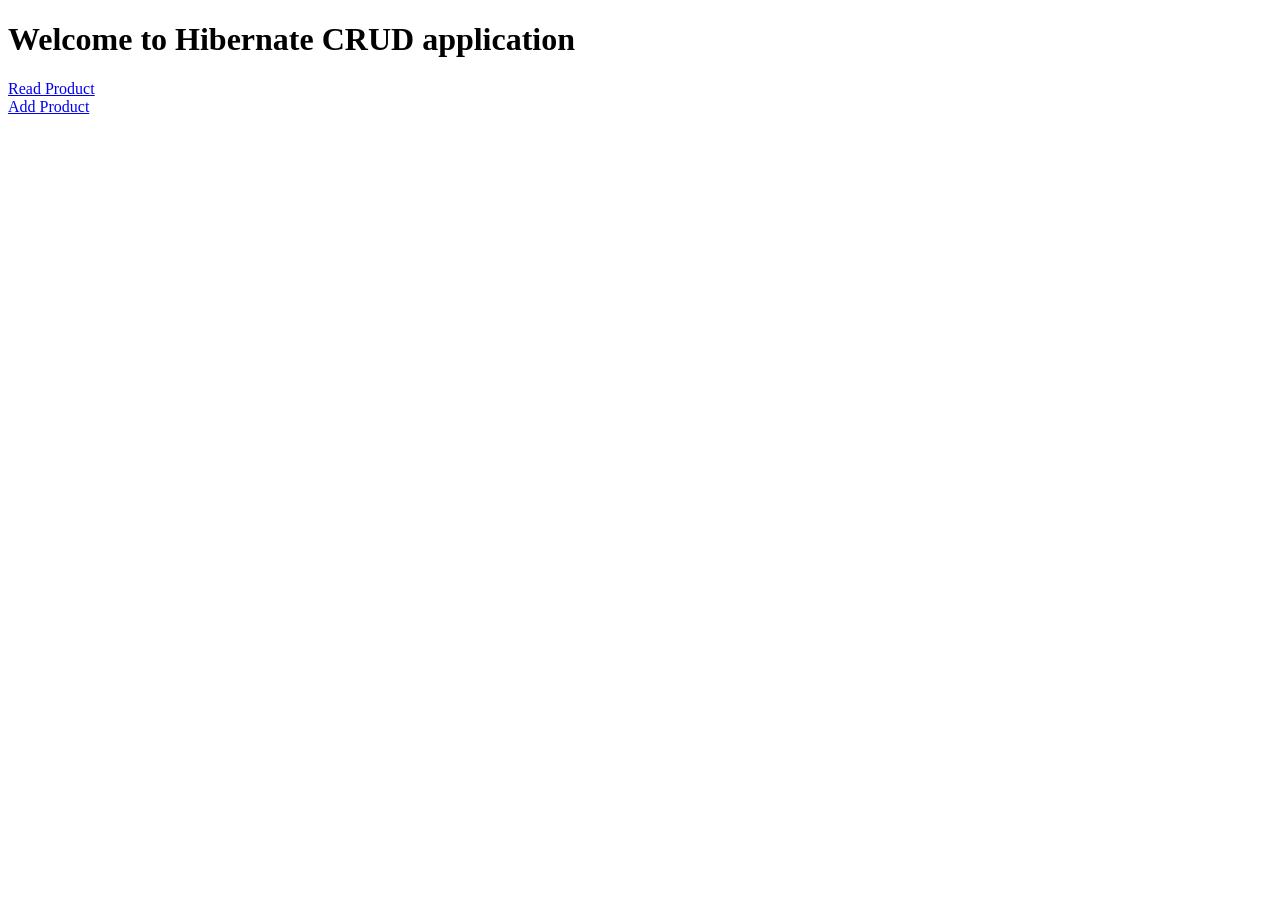
<file: phase2/self assited prj/phase 2 practice prj/index.html>
<!DOCTYPE html>
<html>
<head>
<meta charset="ISO-8859-1">
<title>Insert title here</title>
</head>
<body>
          <h1>Welcome to Hibernate CRUD application</h1>

	      <a href="read-product">Read Product</a>
	      <br />
	      <a href="add-product">Add Product</a>



</body>
</html>
</file>
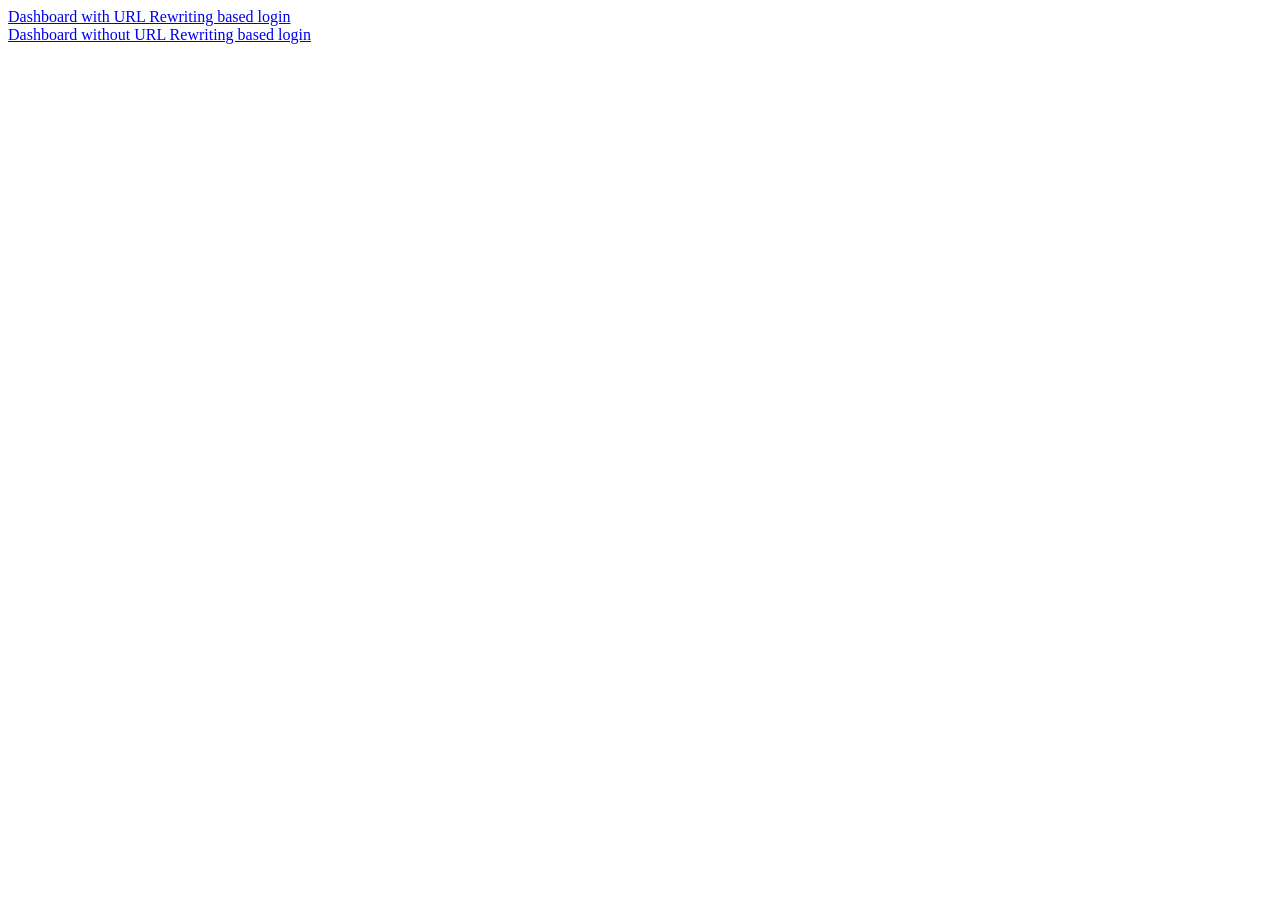
<file: phase 3/assited prj/URLRewriteDemo/WebContent/index.html>
<!DOCTYPE html>
<html>
<head>
<meta charset="UTF-8">
<title>URL Rewriting Demo</title>
</head>
<body>
        <a href="login?userid=admin">Dashboard with URL Rewriting based login</a><br>
        <a href="dashboard">Dashboard without URL Rewriting based login</a>
</body>
</html>
</file>
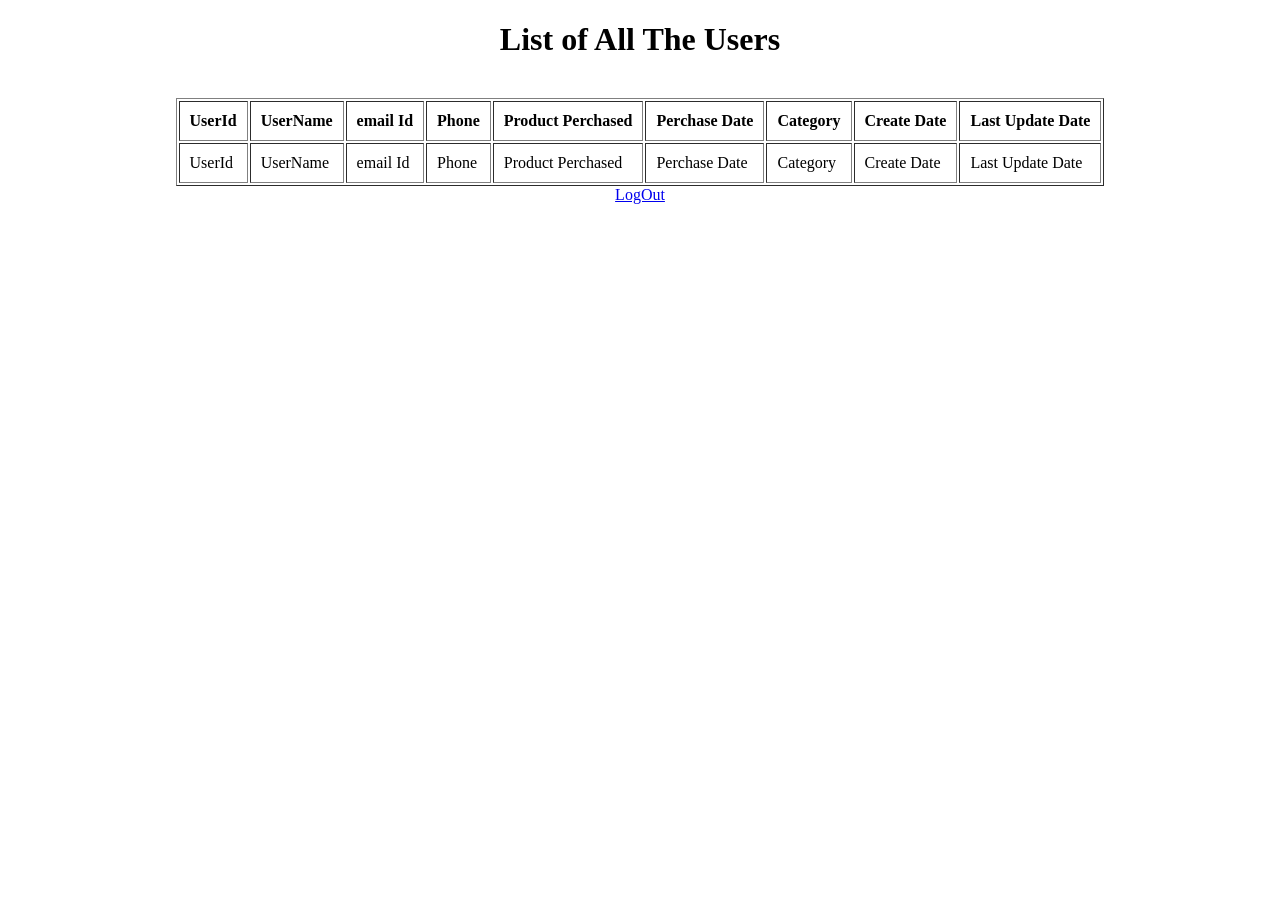
<file: phase 3/final project/final-phase3/phase3_Final/Index.html>
<!DOCTYPE html>
<html xmlns="http://www.w3.org/1999/xhtml"
 xmlns:th="http://www.thymeleaf.org">
<head>
<meta charset="ISO-8859-1">
<title>List OF User Details</title>
</head>
<body>
<div align="center">
<H1>List of All The Users</H1>
<br/>
<table border="1" cellpadding="10">
 <thead>
 <tr>
 <th>UserId</th>
 <th>UserName</th>
 <th>email Id</th>
 <th>Phone</th>
 <th>Product Perchased</th>
 <th>Perchase Date</th>
 <th>Category</th>
 <th>Create Date</th>
 <th>Last Update Date</th>
 </tr>
 </thead>
 <tbody>
 <tr th:each="userdetails : ${listUsers}">
 <td th:text="${userdetails.userId}">UserId</td>
 <td th:text="${userdetails.username}">UserName</td>
 <td th:text="${userdetails.emailId}">email Id</td>
 <td th:text="${userdetails.phone}">Phone</td>
 <td th:text="${userdetails.productPerchased}">Product Perchased</td>
 <td th:text="${userdetails.perchaseDate}">Perchase Date</td>
 <td th:text="${userdetails.category}">Category</td>
 <td th:text="${userdetails.createDate}">Create Date</td>
 <td th:text="${userdetails.lastUpdateDate}">Last Update Date</td>
 </tr>
 </tbody>
 </table>
 <a href="/logout">LogOut</a>
 </div>
</body>
</html>
</file>
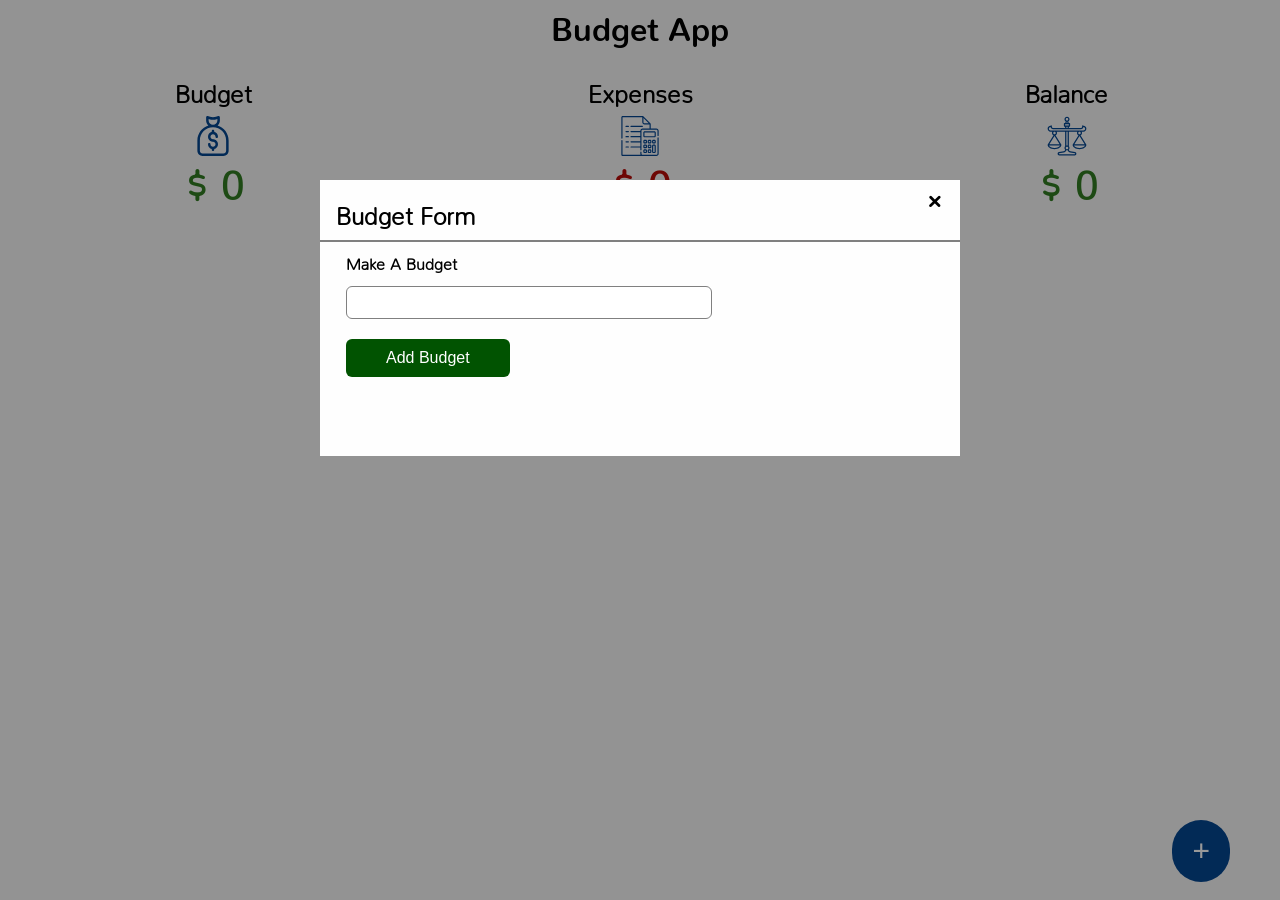
<file: phase 4/practice prj/budget-app-master/budget-app-master/index.html>
<!DOCTYPE html>
<html lang="en">
  <head>
    <meta charset="UTF-8" />
    <meta name="viewport" content="width=device-width, initial-scale=1.0" />
    <title>Budget App</title>
    <link rel="stylesheet" href="style.css" />
  </head>
  <body>
    <div class="container">
      <div class="header">
        <h1>Budget App</h1>
      </div>
      <div class="budget-section">
        <div class="budget col col-md col-sm">
          <h2>budget</h2>
          <img src="image/money-bag.svg" width="40" alt="" />
          <p class="amount">$ <span id="budgetAmount">0</span></p>
        </div>
        <div class="expenses col col-md col-sm">
          <h2>expenses</h2>
          <img src="image/accounting.svg" width="40" alt="" />
          <p class="exp-amount">$ <span id="expensesAmount">0</span></p>
        </div>
        <div class="balance col col-md col-sm">
          <h2>balance</h2>
          <img src="image/law.svg" width="40" alt="" />
          <p class="amount bala">$ <span id="balanceAmount">0</span></p>
        </div>
      </div>
      <div id="displayExpenses">
        <div class="budget-list">
          <div class="col">
            <h4>expense title</h4>
          </div>
          <div class="col">
            <h4>expense value</h4>
          </div>
          <div class="col"></div>
        </div>
        <div id="expValue"></div>
      </div>
    </div>
    <div class="toggle">
      <button id="myBtn" type="button">+</button>
    </div>

    <!-- The Modal -->
    <div id="myModal" class="modal">
      <!-- Modal content -->
      <div class="modal-content">
        <div class="modal-header">
          <span class="close">&times;</span>
          <h2>Budget Form</h2>
        </div>
        <div class="modal-body">
          <div class="budget-form" id="budgetform">
            <form id="addForm">
              <label for=""> Make a budget</label> <br />
              <input type="number" id="number" /> <br />
              <button type="submit">Add Budget</button>
            </form>
          </div>

          <div class="expense-form" id="expense-form">
            <form action="" id="expForm">
              <div class="">
                <label for="">please enter your expense</label> <br />
                <input type="text" id="expName" />
              </div>
              <div class="">
                <label for="">please enter expense amount</label> <br />
                <input type="number" id="expNumber" />
              </div>
              <button type="submit" id="submitExpen">Add expense</button>
            </form>
            <button onclick="callBudget()" id="bug">
              Back to add budget ->
            </button>
          </div>

          <div class="edit-form" id="editForm">
            <form action="" id="saveEdit">
              <div class="">
                <label for="">Edit your expense</label> <br />
                <input type="text" id="editExpName" />
              </div>
              <div class="">
                <label for="">Edit expense amount</label> <br />
                <input type="number" id="editExpNumber" />
              </div>
              <button type="submit">Save changes</button>
            </form>
          </div>
        </div>
      </div>
    </div>
    <script src="main.js"></script>
  </body>
</html>
</file>
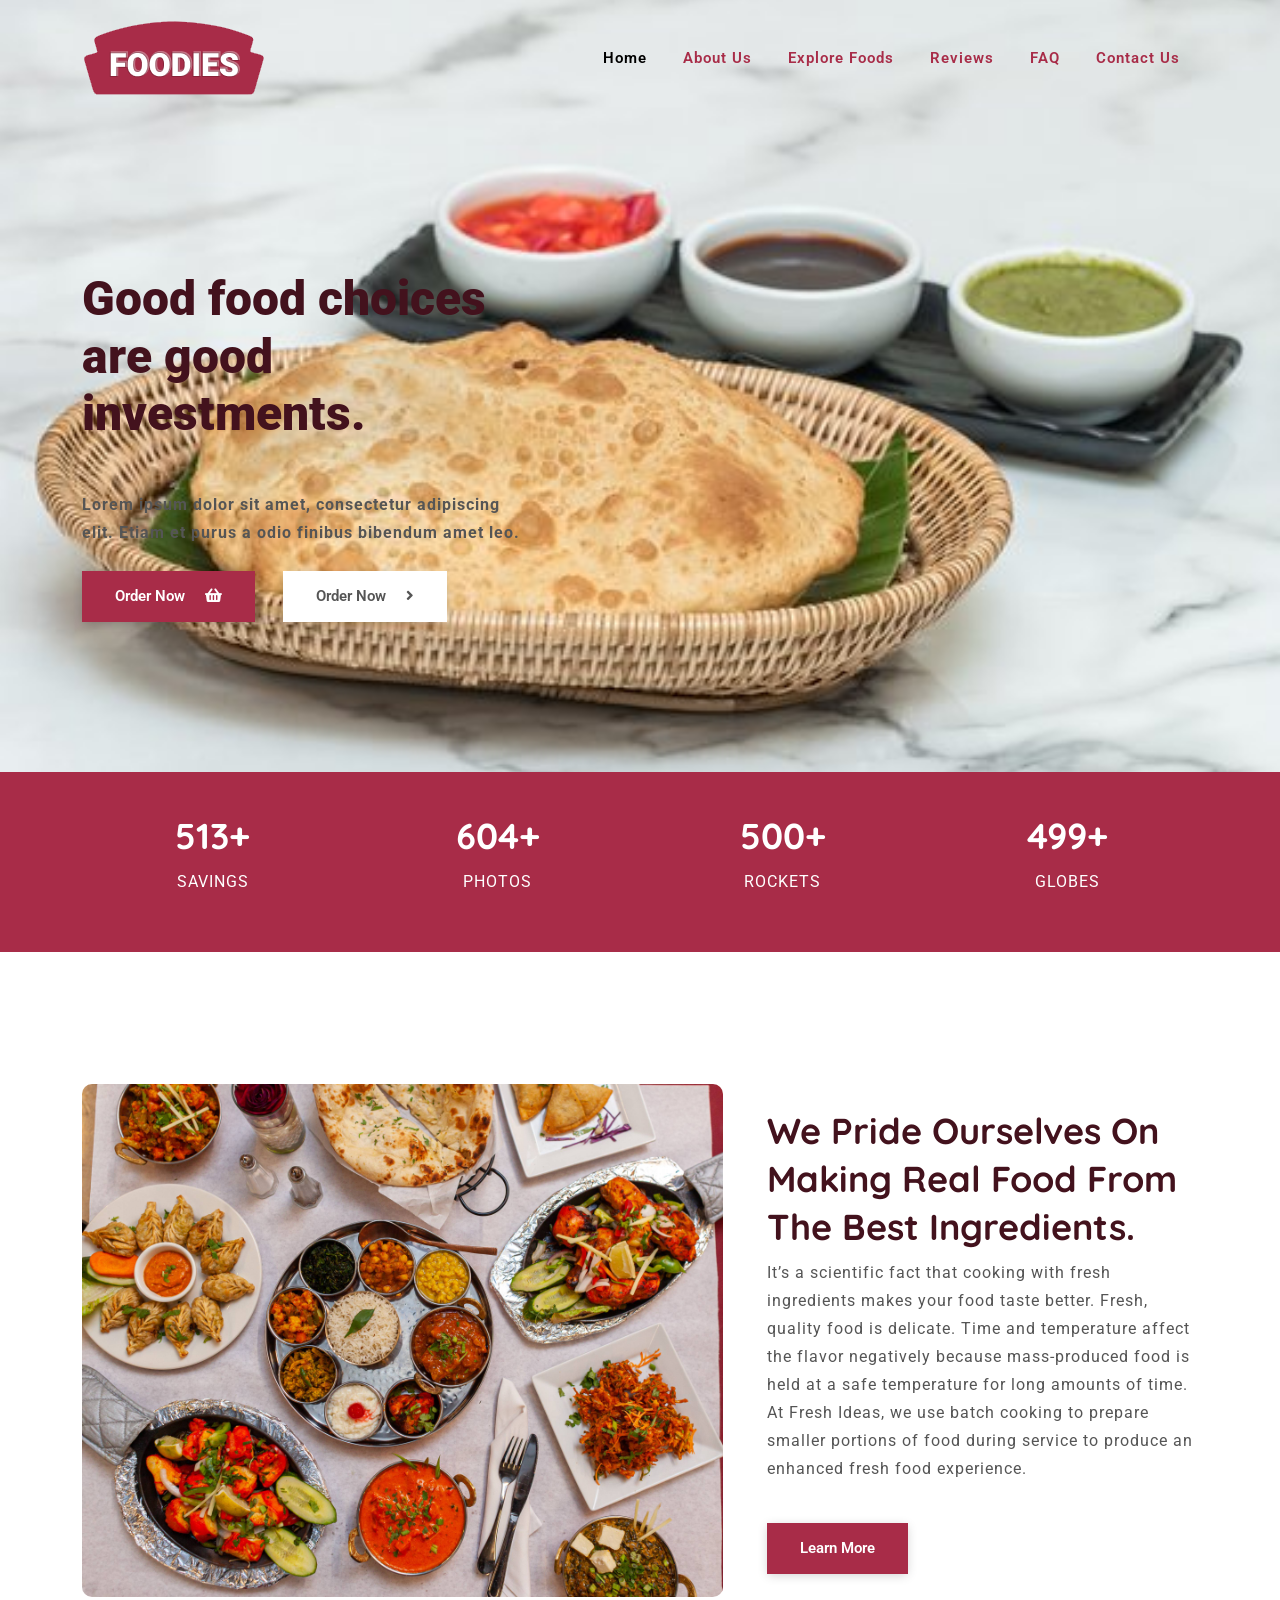
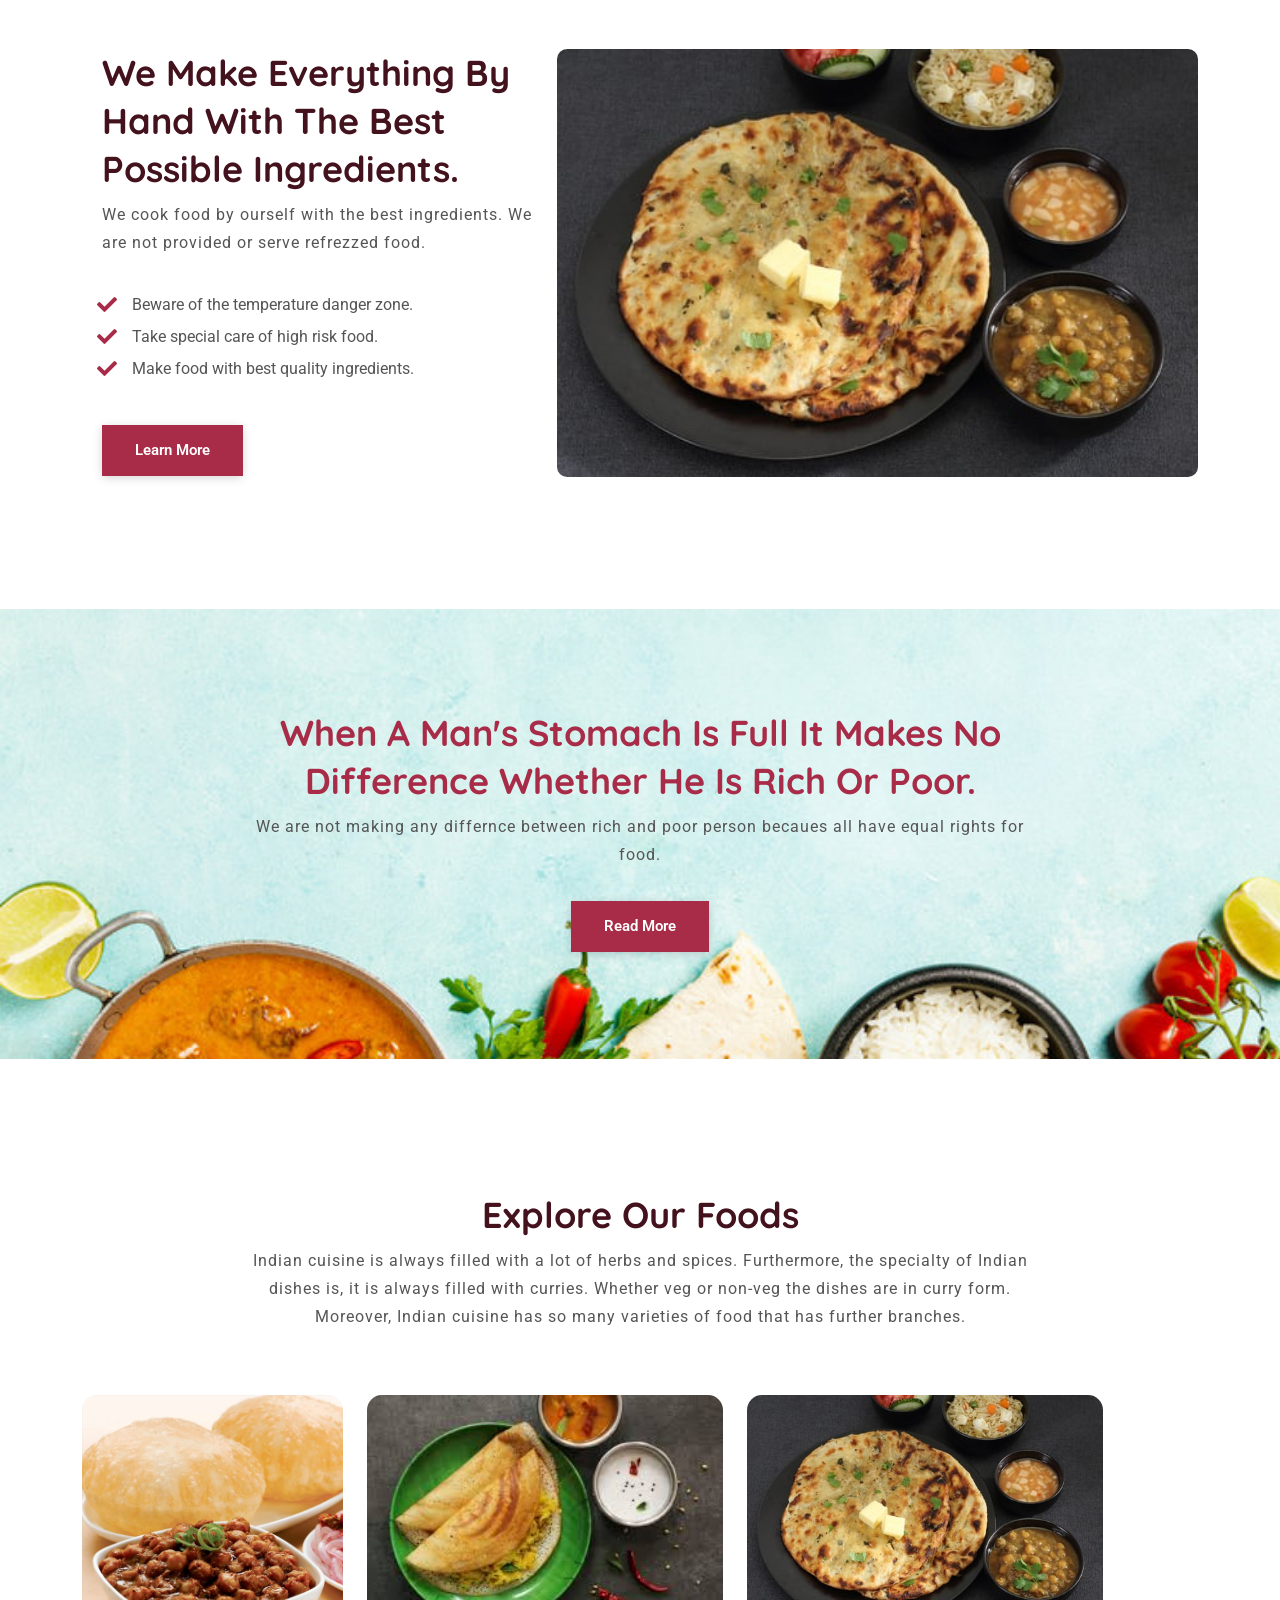
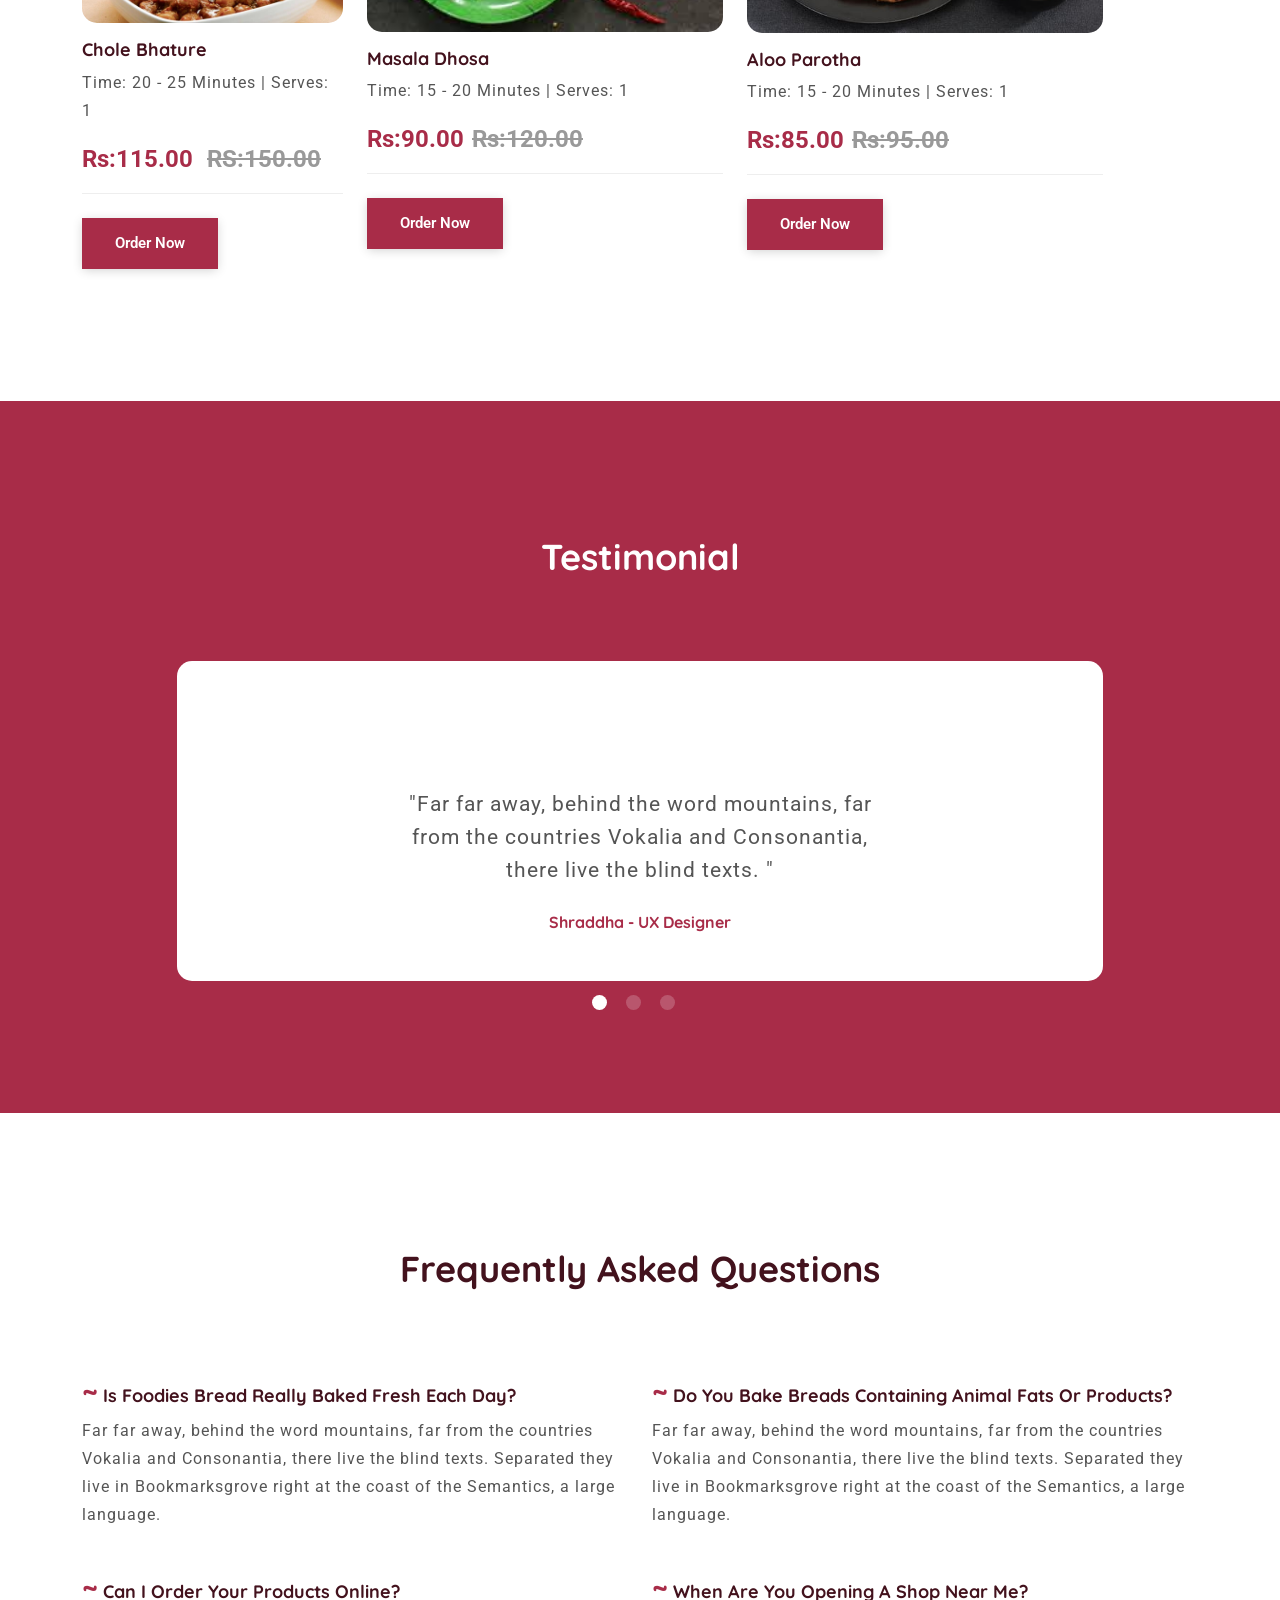
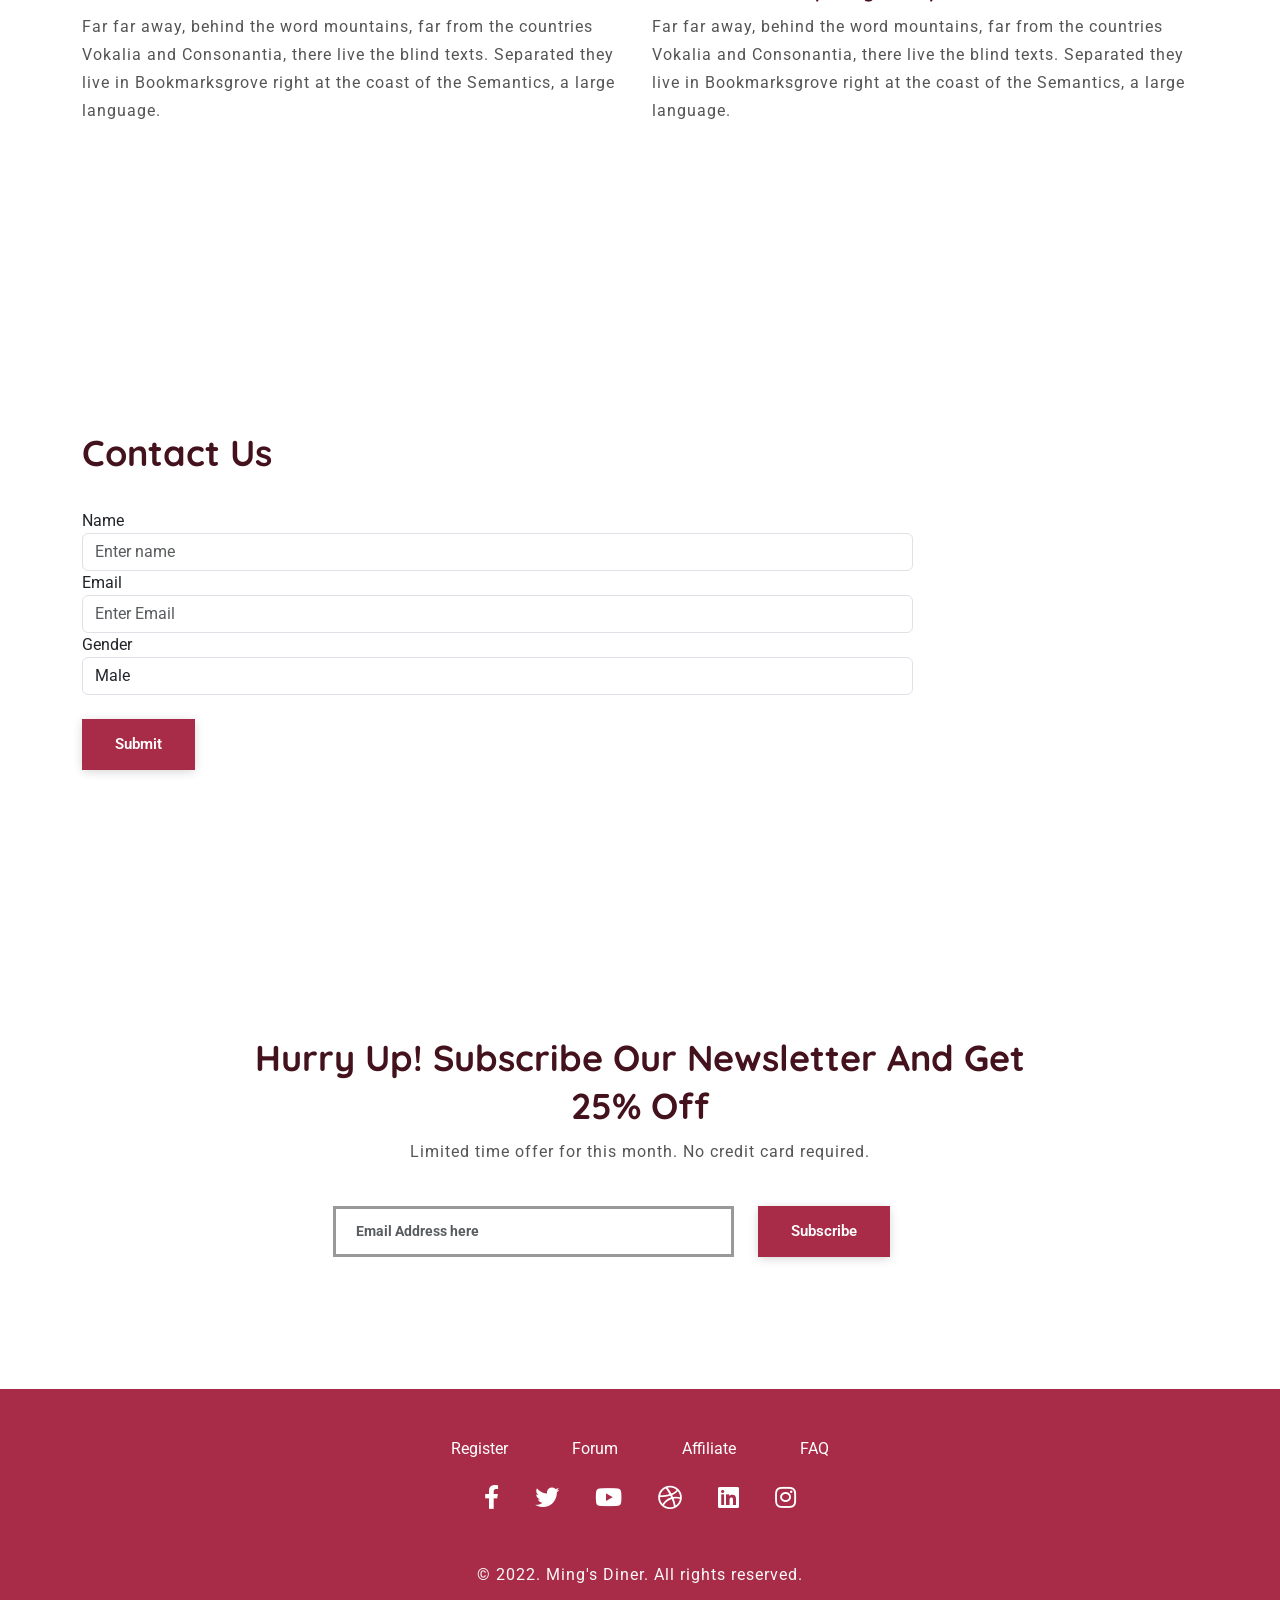
<file: phase 4/practice prj/Restaurant/Restaurant/index.html>
<!DOCTYPE html>
<html lang="en">
<head>
  <meta charset="UTF-8">
  <meta name="viewport" content="width=device-width, initial-scale=1.0">
  <meta http-equiv="X-UA-Compatible" content="ie=edge">
  <meta name="Description" content="Enter your description here" />
  <title>Foodies</title>
  <!-- bootstrap CDN -->
  <link href="https://cdn.jsdelivr.net/npm/bootstrap@5.0.1/dist/css/bootstrap.min.css" rel="stylesheet">
  <link rel="stylesheet" href="https://cdnjs.cloudflare.com/ajax/libs/font-awesome/5.15.2/css/all.min.css">
 
  <!-- OWN CSS -->
  <link rel="stylesheet" href="css/style.css">
  <link rel="stylesheet" href="css/responsive-style.css">
</head>

<body>
  <!-- header design -->
  <header>
    <nav class="navbar navbar-expand-lg navigation-wrap">
      <div class="container">
        <a class="navbar-brand" href="#"><img src="images/logo.png"></a>
        <button class="navbar-toggler" type="button" data-bs-toggle="collapse" data-bs-target="#navbarText"
          aria-controls="navbarText" aria-expanded="false" aria-label="Toggle navigation">
          <i class="fas fa-stream navbar-toggler-icon"></i>
        </button>
        <div class="collapse navbar-collapse" id="navbarText">
          <ul class="navbar-nav ms-auto mb-2 mb-lg-0">
            <li class="nav-item">
              <a class="nav-link active" aria-current="page" href="#home">Home</a>
            </li>
            <li class="nav-item">
              <a class="nav-link" href="#about">About Us</a>
            </li>
            <li class="nav-item">
              <a class="nav-link" href="#explore-food">Explore Foods</a>
            </li>
            <li class="nav-item">
              <a class="nav-link" href="#testimonial">Reviews</a>
            </li>
            <li class="nav-item">
              <a class="nav-link" href="#faq">FAQ</a>
            </li>
            <li class="nav-item">
              <a class="nav-link" href="#Contact">Contact Us</a>
            </li>
            
          </ul>
        
        </div>
      </div>
    </nav>
  </header>
   
  <!-- section-1 top-banner -->
  <section id="home">
    <div class="container-fluid px-0 top-banner">
      <div class="container">
        <div class="row">
          <div class="col-lg-5 col-md-6">
            <h1>Good food choices are good investments.</h1>
            <p><strong>Lorem ipsum dolor sit amet, consectetur adipiscing elit. Etiam et purus a odio finibus bibendum amet leo.
            </strong></p>
            <div class="mt-4">
              <button class="main-btn">Order now <i class="fas fa-shopping-basket ps-3"></i></button>
              <button class="white-btn ms-lg-4 mt-lg-0 mt-4">Order now <i class="fas fa-angle-right ps-3"></i></button>
            </div>
          </div>
        </div>
      </div>
    </div>
  </section>

  <!-- section-2 counter -->
  <section id="counter">
    <section class="counter-section">
      <div class="container">
        <div class="row text-center">
          <div class="col-md-3 mb-lg-0 mb-md-0 mb-5">
            <h2>
              <span id="count1"></span>+
            </h2>
            <p>SAVINGS</p>
          </div>
          <div class="col-md-3 mb-lg-0 mb-md-0 mb-5">
            <h2>
              <span id="count2"></span>+
            </h2>
            <p>PHOTOS</p>
          </div>
          <div class="col-md-3 mb-lg-0 mb-md-0 mb-5">
            <h2>
              <span id="count3"></span>+
            </h2>
            <p>ROCKETS</p>
          </div>
          <div class="col-md-3 mb-lg-0 mb-md-0 mb-5">
            <h2>
              <span id="count4"></span>+
            </h2>
            <p>GLOBES</p>
          </div>
        </div>
      </div>
    </section>
  </section>

  <!-- section-3 about-->
   <section id="about">
     <div class="about-section wrapper">
       <div class="container">
         <div class="row align-items-center">
           <div class="col-lg-7 col-md-12 mb-lg-0 mb-5">
             <div class="card border-0">
               <img src="images/img/1img.jpeg" class="img-fluid">
             </div>
           </div>
           <div class="col-lg-5 col-md-12 text-sec">
            <h2>We pride ourselves on making real food from the best ingredients.</h2>
            <p>It’s a scientific fact that cooking with fresh ingredients makes your food taste better. Fresh, quality food is delicate. 
              Time and temperature affect the flavor negatively because mass-produced food is held at a safe temperature for long amounts of time. 
              At Fresh Ideas, we use batch cooking to prepare smaller portions of food during service to produce an enhanced fresh food experience.</p>
              <button class="main-btn mt-4">Learn More</button>
           </div>
         </div>
       </div>
       <div class="container food-type">
         <div class="row align-items-center">
           <div class="col-lg-5 col-md-12 text-sec mb-lg-0 mb-5">
            <h2>We make everything by hand with the best possible ingredients.</h2>
            <p>We cook food by ourself with the best ingredients. We are not provided or serve refrezzed food.</p>
            <ul class="list-unstyled py-3">
              <li>Beware of the temperature danger zone.</li>
              <li>Take special care of high risk food.</li>
              <li>Make food with best quality ingredients.</li>
            </ul> 
            <button class="main-btn mt-4">Learn More</button>
           </div>
           <div class="col-lg-7 col-md-12">
             <div class="card border-0">
               <img src="images/img/4img.jfif" class="img-fluid">
             </div>
           </div>
         </div>
       </div>
     </div>
   </section>

  <!-- section-3 story-->
   <section id="story">
     <div class="story-section">
       <div class="container">
         <div class="row">
           <div class="col-sm-12">
             <div class="text-content">
              <h2>When a man's stomach is full it makes no
                difference whether he is rich or poor.</h2>
              <p>We are not making any differnce between rich and poor person becaues all have equal rights for food.</p>
                <button class="main-btn mt-3">Read More</button>
             </div>
           </div>
         </div>
       </div>
     </div>
   </section>

  <!-- section-4 explore food-->
   <section id="explore-food">
     <div class="explore-food wrapper">
       <div class="container">
         <div class="row">
           <div class="col-sm-12">
             <div class="text-content text-center">
              <h2>Explore Our Foods</h2>
              <p>Indian cuisine is always filled with a lot of herbs and spices. Furthermore, the specialty of Indian dishes is, 
                it is always filled with curries. Whether veg or non-veg the dishes are in curry form. Moreover, Indian cuisine has 
                so many varieties of food that has further branches.</p>
             </div>
           </div>
         </div>
         <div class="row pt-5">
           <div class="col-lg-3 col-md-6 mb-lg-0 mb-5">
             <div class="card">
               <img src="images/img/2img.jpg" class="img-fluid">
               <div class="pt-3">
                <h4>Chole Bhature</h4>
                <p>Time: 20 - 25 Minutes | Serves: 1</p>
                <span>Rs:115.00 <del>RS:150.00</del></span>
                <button class="mt-4 main-btn">Order Now</button>
              </div>
             </div>
           </div>
           <div class="col-lg-4 col-md-6 mb-lg-0 mb-5">
            <div class="card">
              <img src="images/img/6img.jfif" class="img-fluid">
              <div class="pt-3">
                <h4>Masala Dhosa</h4>
                <p>Time: 15 - 20 Minutes | Serves: 1</p>
                <span>Rs:90.00<del>Rs:120.00</del></span>
                <button class="mt-4 main-btn">Order Now</button>
              </div>
            </div>
          </div>
          <div class="col-lg-4 col-md-6 mb-lg-0 mb-5">
            <div class="card">
              <img src="images/img/4img.jfif" class="img-fluid">
              <div class="pt-3">
                <h4>Aloo Parotha</h4>
                <p>Time: 15 - 20 Minutes | Serves: 1</p>
                <span>Rs:85.00<del>Rs:95.00</del></span>
                <button class="mt-4 main-btn">Order Now</button>
              </div>
            </div>
          </div>
         </div>
       </div>
     </div>
   </section>

  <!-- Section-5 testimonial-->
   <section id="testimonial">
     <div class="wrapper testimonial-section">
       <div class="container text-center">
         <div class="text-center pb-4">
           <h2>Testimonial</h2>
         </div>
         <div class="row">
          <div class="col-sm-12 col-lg-10 offset-lg-1">
            <div id="carouselExampleDark" class="carousel slide" data-bs-ride="carousel">
              <div class="carousel-indicators">
                <button type="button" data-bs-target="#carouselExampleDark" data-bs-slide-to="0" class="active"
                  aria-current="true" aria-label="Slide 1"></button>
                <button type="button" data-bs-target="#carouselExampleDark" data-bs-slide-to="1"
                  aria-label="Slide 2"></button>
                <button type="button" data-bs-target="#carouselExampleDark" data-bs-slide-to="2"
                  aria-label="Slide 3"></button>
              </div>
              <div class="carousel-inner">
                <div class="carousel-item active">
                  <div class="carousel-caption">
                    <p>"Far far away, behind the word mountains, far from the countries Vokalia and Consonantia, there
                      live the blind texts. "</p>
                    <h5>Shraddha - UX Designer</h5>
                  </div>
                </div>
                <div class="carousel-item">
                  <div class="carousel-caption">
                    <p>"Far far away, behind the word mountains, far from the countries Vokalia and Consonantia, there
                      live the blind texts. "</p>
                    <h5>Swapnali - Front End</h5>
                  </div>
                </div>
                
              </div>
            </div>
          </div>
        </div>
       </div>
     </div>
   </section>

  <!-- section-6 faq-->
   <section id="faq">
     <div class="faq wrapper">
       <div class="container">
         <div class="row">
           <div class="col-sm-12">
             <div class="text-center pb-4">
              <h2>Frequently Asked Questions</h2>
             </div>
           </div>
         </div>
         <div class="row pt-5">
           <div class="col-sm-6 mb-4">
            <h4><span>~</span>Is Foodies Bread really baked fresh each day?</h4>
            <p>Far far away, behind the word mountains, far from the countries Vokalia and Consonantia, there live the
              blind texts. Separated they live in Bookmarksgrove right at the coast of the Semantics, a large language.
            </p>
           </div>
           <div class="col-sm-6 mb-4">
            <h4><span>~</span>Do you bake breads containing animal fats or products?</h4>
            <p>Far far away, behind the word mountains, far from the countries Vokalia and Consonantia, there live the
              blind texts. Separated they live in Bookmarksgrove right at the coast of the Semantics, a large language.
            </p>
           </div>
           <div class="col-sm-6 mb-4">
            <h4><span>~</span>Can I order your products online?</h4>
            <p>Far far away, behind the word mountains, far from the countries Vokalia and Consonantia, there live the
              blind texts. Separated they live in Bookmarksgrove right at the coast of the Semantics, a large language.
            </p>
           </div>
           <div class="col-sm-6 mb-4">
            <h4><span>~</span>When are you opening a shop near me?</h4>
            <p>Far far away, behind the word mountains, far from the countries Vokalia and Consonantia, there live the
              blind texts. Separated they live in Bookmarksgrove right at the coast of the Semantics, a large language.
            </p>
           </div>
         </div>
       </div>
     </div>
   </section>

  <!-- section-7 book-food-->
   <section id="Contact">
     <div class="contact wrapper">
       <div class="container" >
               <div class="row">
           <div class="col-lg-9 col-md-12">
            
            <h2>Contact Us</h2>
            <br/>
            <div>
              <div class="form-group">
                <label for="name">Name</label>
                <input
                  class="form-control"
                  type="text"
                  id="name"
                  placeholder="Enter name"
                />
              </div>
              <div class="form-group">
                <label for="email">Email</label>
                <input
                  class="form-control"
                  type="text"
                  id="email"
                  placeholder="Enter Email"
                />
              </div>
              <div class="form-group">
                <label for="gender">Gender</label>
                <select class="form-control" id="gender">
                  <option>Male</option>
                  <option>Female</option>
                </select>
              </div><br/>
              <button class="main-btn">Submit</button>
            </div>
         </div>
       </div>
     </div>
   </section>

  <!-- section-8 newslettar-->
   <section id="newslettar">
     <div class="newslettar wrapper">
       <div class="container">
         <div class="row">
           <div class="sol-sm-12">
             <div class="text-content text-center pb-4">
              <h2>Hurry up! Subscribe our newsletter
                and get 25% Off</h2>
              <p>Limited time offer for this month. No credit card required. </p>
             </div>
             <form class="newsletter">
               <div class="row">
                 <div class="col-md-8 col-12">
                   <input class="form-control" placeholder="Email Address here" name="email" type="email">
                 </div>
                 <div class="col-md-4 col-12">
                   <button class="main-btn" type="submit">Subscribe</button>
                 </div>
               </div>
             </form>
           </div>
         </div>
       </div>
     </div>
   </section>

  <!-- section-9 footer-->
  <footer id="footer">
    <div class="footer py-5">
      <div class="container">
        <div class="row">
          <div class="col-md-12 text-center">
            <a class="footer-link" href="#">Register</a>
            <a class="footer-link" href="#">Forum</a>
            <a class="footer-link" href="#">Affiliate</a>
            <a class="footer-link" href="#">FAQ</a>
            <div class="footer-social pt-4 text-center">
              <a href="#"><i class="fab fa-facebook-f"></i></a>
              <a href="#"><i class="fab fa-twitter"></i></a>
              <a href="#"><i class="fab fa-youtube"></i></a>
              <a href="#"><i class="fab fa-dribbble"></i></a>
              <a href="#"><i class="fab fa-linkedin"></i></a>
              <a href="#"><i class="fab fa-instagram"></i></a>
            </div>
          </div>
          <div class="col-sm-12">
            <div class="footer-copy">
              <div class="copy-right text-center pt-5">
                <p class="text-light">© 2022. Ming's Diner. All rights reserved.</p>
              </div>
            </div>
          </div>
        </div>
      </div>
    </div>
  </footer>
   

  <!-- JS Libraries -->
  <script src="https://cdn.jsdelivr.net/npm/@popperjs/core@2.9.2/dist/umd/popper.min.js"></script>
  <script src="https://cdn.jsdelivr.net/npm/bootstrap@5.0.1/dist/js/bootstrap.min.js"></script>
  <!-- own js -->
  <script src="js/main.js"></script>
</body>
</html>
</file>
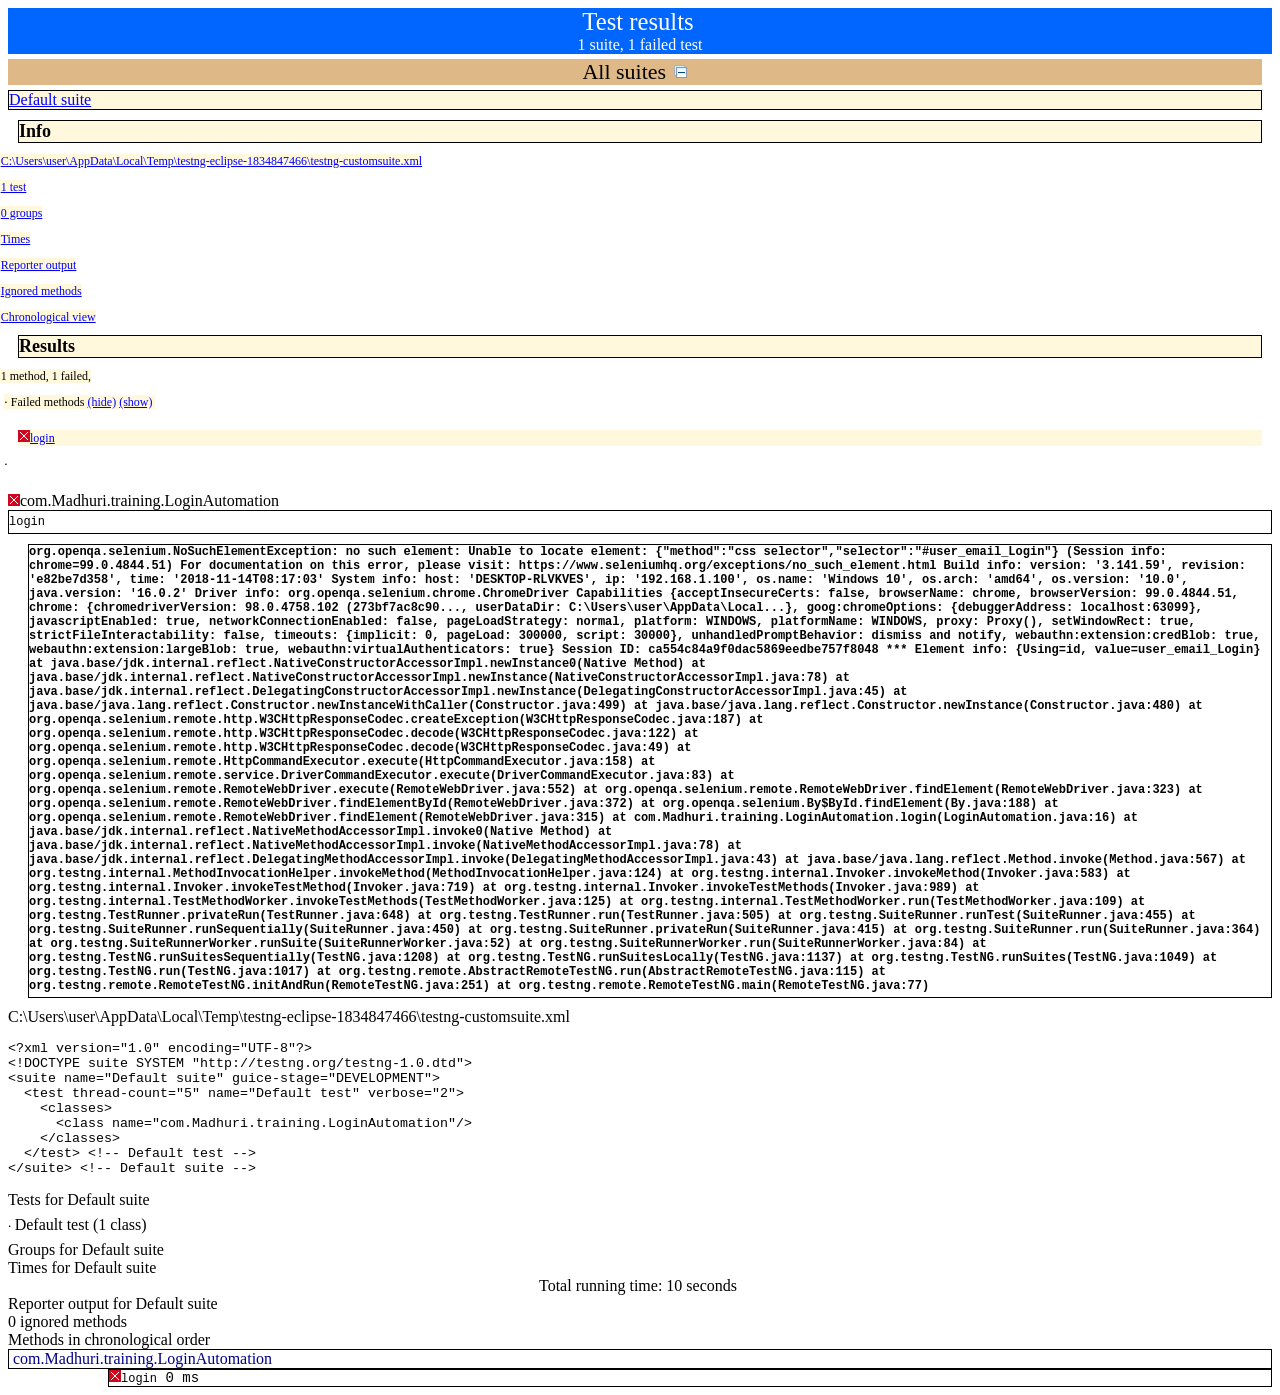
<file: phase5/practice prj/Automate a Web Application/test-output/index.html>
<html xmlns:o="urn:schemas-microsoft-com:office:office" xmlns:w="urn:schemas-microsoft-com:office:word" xmlns:dt="uuid:C2F41010-65B3-11d1-A29F-00AA00C14882" xmlns="http://www.w3.org/TR/REC-html40"><head><meta http-equiv=Content-Type  content="text/html; charset=utf-8" ><meta name=ProgId  content=Word.Document ><meta name=Generator  content="Microsoft Word 14" ><meta name=Originator  content="Microsoft Word 14" ><title></title><!--[if gte mso 9]><xml><o:DocumentProperties><o:Author>Dell</o:Author><o:LastAuthor>Dell</o:LastAuthor><o:Revision>1</o:Revision><o:Pages>1</o:Pages><o:Lines>1</o:Lines><o:Paragraphs>1</o:Paragraphs></o:DocumentProperties><o:CustomDocumentProperties><o:KSOProductBuildVer dt:dt="string" >1033-11.2.0.10466</o:KSOProductBuildVer><o:ICV dt:dt="string" >1520A41F1BB84D33BF1114186D2D3FCB</o:ICV></o:CustomDocumentProperties></xml><![endif]--><!--[if gte mso 9]><xml><o:OfficeDocumentSettings></o:OfficeDocumentSettings></xml><![endif]--><!--[if gte mso 9]><xml><w:WordDocument><w:BrowserLevel>MicrosoftInternetExplorer4</w:BrowserLevel><w:DisplayHorizontalDrawingGridEvery>0</w:DisplayHorizontalDrawingGridEvery><w:DisplayVerticalDrawingGridEvery>2</w:DisplayVerticalDrawingGridEvery><w:DocumentKind>DocumentNotSpecified</w:DocumentKind><w:DrawingGridVerticalSpacing>7.8 磅</w:DrawingGridVerticalSpacing><w:View>Web</w:View><w:Compatibility></w:Compatibility><w:Zoom>0</w:Zoom></w:WordDocument></xml><![endif]--><!--[if gte mso 9]><xml><w:LatentStyles DefLockedState="false"  DefUnhideWhenUsed="true"  DefSemiHidden="true"  DefQFormat="false"  DefPriority="99"  LatentStyleCount="260" >
<w:LsdException Locked="false"  Priority="0"  SemiHidden="false"  UnhideWhenUsed="false"  QFormat="true"  Name="Normal" ></w:LsdException>
<w:LsdException Locked="false"  Priority="0"  SemiHidden="false"  UnhideWhenUsed="false"  QFormat="true"  Name="heading 1" ></w:LsdException>
<w:LsdException Locked="false"  Priority="0"  SemiHidden="false"  QFormat="true"  Name="heading 2" ></w:LsdException>
<w:LsdException Locked="false"  Priority="0"  SemiHidden="false"  QFormat="true"  Name="heading 3" ></w:LsdException>
<w:LsdException Locked="false"  Priority="0"  SemiHidden="false"  QFormat="true"  Name="heading 4" ></w:LsdException>
<w:LsdException Locked="false"  Priority="0"  SemiHidden="false"  QFormat="true"  Name="heading 5" ></w:LsdException>
<w:LsdException Locked="false"  Priority="0"  SemiHidden="false"  QFormat="true"  Name="heading 6" ></w:LsdException>
<w:LsdException Locked="false"  Priority="0"  SemiHidden="false"  QFormat="true"  Name="heading 7" ></w:LsdException>
<w:LsdException Locked="false"  Priority="0"  SemiHidden="false"  QFormat="true"  Name="heading 8" ></w:LsdException>
<w:LsdException Locked="false"  Priority="0"  SemiHidden="false"  QFormat="true"  Name="heading 9" ></w:LsdException>
<w:LsdException Locked="false"  Priority="0"  SemiHidden="false"  UnhideWhenUsed="false"  Name="index 1" ></w:LsdException>
<w:LsdException Locked="false"  Priority="0"  SemiHidden="false"  UnhideWhenUsed="false"  Name="index 2" ></w:LsdException>
<w:LsdException Locked="false"  Priority="0"  SemiHidden="false"  UnhideWhenUsed="false"  Name="index 3" ></w:LsdException>
<w:LsdException Locked="false"  Priority="0"  SemiHidden="false"  UnhideWhenUsed="false"  Name="index 4" ></w:LsdException>
<w:LsdException Locked="false"  Priority="0"  SemiHidden="false"  UnhideWhenUsed="false"  Name="index 5" ></w:LsdException>
<w:LsdException Locked="false"  Priority="0"  SemiHidden="false"  UnhideWhenUsed="false"  Name="index 6" ></w:LsdException>
<w:LsdException Locked="false"  Priority="0"  SemiHidden="false"  UnhideWhenUsed="false"  Name="index 7" ></w:LsdException>
<w:LsdException Locked="false"  Priority="0"  SemiHidden="false"  UnhideWhenUsed="false"  Name="index 8" ></w:LsdException>
<w:LsdException Locked="false"  Priority="0"  SemiHidden="false"  UnhideWhenUsed="false"  Name="index 9" ></w:LsdException>
<w:LsdException Locked="false"  Priority="0"  SemiHidden="false"  UnhideWhenUsed="false"  Name="toc 1" ></w:LsdException>
<w:LsdException Locked="false"  Priority="0"  SemiHidden="false"  UnhideWhenUsed="false"  Name="toc 2" ></w:LsdException>
<w:LsdException Locked="false"  Priority="0"  SemiHidden="false"  UnhideWhenUsed="false"  Name="toc 3" ></w:LsdException>
<w:LsdException Locked="false"  Priority="0"  SemiHidden="false"  UnhideWhenUsed="false"  Name="toc 4" ></w:LsdException>
<w:LsdException Locked="false"  Priority="0"  SemiHidden="false"  UnhideWhenUsed="false"  Name="toc 5" ></w:LsdException>
<w:LsdException Locked="false"  Priority="0"  SemiHidden="false"  UnhideWhenUsed="false"  Name="toc 6" ></w:LsdException>
<w:LsdException Locked="false"  Priority="0"  SemiHidden="false"  UnhideWhenUsed="false"  Name="toc 7" ></w:LsdException>
<w:LsdException Locked="false"  Priority="0"  SemiHidden="false"  UnhideWhenUsed="false"  Name="toc 8" ></w:LsdException>
<w:LsdException Locked="false"  Priority="0"  SemiHidden="false"  UnhideWhenUsed="false"  Name="toc 9" ></w:LsdException>
<w:LsdException Locked="false"  Priority="0"  SemiHidden="false"  UnhideWhenUsed="false"  Name="Normal Indent" ></w:LsdException>
<w:LsdException Locked="false"  Priority="0"  SemiHidden="false"  UnhideWhenUsed="false"  Name="footnote text" ></w:LsdException>
<w:LsdException Locked="false"  Priority="0"  SemiHidden="false"  UnhideWhenUsed="false"  Name="annotation text" ></w:LsdException>
<w:LsdException Locked="false"  Priority="0"  SemiHidden="false"  UnhideWhenUsed="false"  Name="header" ></w:LsdException>
<w:LsdException Locked="false"  Priority="0"  SemiHidden="false"  UnhideWhenUsed="false"  Name="footer" ></w:LsdException>
<w:LsdException Locked="false"  Priority="0"  SemiHidden="false"  UnhideWhenUsed="false"  Name="index heading" ></w:LsdException>
<w:LsdException Locked="false"  Priority="0"  SemiHidden="false"  QFormat="true"  Name="caption" ></w:LsdException>
<w:LsdException Locked="false"  Priority="0"  SemiHidden="false"  UnhideWhenUsed="false"  Name="table of figures" ></w:LsdException>
<w:LsdException Locked="false"  Priority="0"  SemiHidden="false"  UnhideWhenUsed="false"  Name="envelope address" ></w:LsdException>
<w:LsdException Locked="false"  Priority="0"  SemiHidden="false"  UnhideWhenUsed="false"  Name="envelope return" ></w:LsdException>
<w:LsdException Locked="false"  Priority="0"  SemiHidden="false"  UnhideWhenUsed="false"  Name="footnote reference" ></w:LsdException>
<w:LsdException Locked="false"  Priority="0"  SemiHidden="false"  UnhideWhenUsed="false"  Name="annotation reference" ></w:LsdException>
<w:LsdException Locked="false"  Priority="0"  SemiHidden="false"  UnhideWhenUsed="false"  Name="line number" ></w:LsdException>
<w:LsdException Locked="false"  Priority="0"  SemiHidden="false"  UnhideWhenUsed="false"  Name="page number" ></w:LsdException>
<w:LsdException Locked="false"  Priority="0"  SemiHidden="false"  UnhideWhenUsed="false"  Name="endnote reference" ></w:LsdException>
<w:LsdException Locked="false"  Priority="0"  SemiHidden="false"  UnhideWhenUsed="false"  Name="endnote text" ></w:LsdException>
<w:LsdException Locked="false"  Priority="0"  SemiHidden="false"  UnhideWhenUsed="false"  Name="table of authorities" ></w:LsdException>
<w:LsdException Locked="false"  Priority="0"  SemiHidden="false"  UnhideWhenUsed="false"  Name="macro" ></w:LsdException>
<w:LsdException Locked="false"  Priority="0"  SemiHidden="false"  UnhideWhenUsed="false"  Name="toa heading" ></w:LsdException>
<w:LsdException Locked="false"  Priority="0"  SemiHidden="false"  UnhideWhenUsed="false"  Name="List" ></w:LsdException>
<w:LsdException Locked="false"  Priority="0"  SemiHidden="false"  UnhideWhenUsed="false"  Name="List Bullet" ></w:LsdException>
<w:LsdException Locked="false"  Priority="0"  SemiHidden="false"  UnhideWhenUsed="false"  Name="List Number" ></w:LsdException>
<w:LsdException Locked="false"  Priority="0"  SemiHidden="false"  UnhideWhenUsed="false"  Name="List 2" ></w:LsdException>
<w:LsdException Locked="false"  Priority="0"  SemiHidden="false"  UnhideWhenUsed="false"  Name="List 3" ></w:LsdException>
<w:LsdException Locked="false"  Priority="0"  SemiHidden="false"  UnhideWhenUsed="false"  Name="List 4" ></w:LsdException>
<w:LsdException Locked="false"  Priority="0"  SemiHidden="false"  UnhideWhenUsed="false"  Name="List 5" ></w:LsdException>
<w:LsdException Locked="false"  Priority="0"  SemiHidden="false"  UnhideWhenUsed="false"  Name="List Bullet 2" ></w:LsdException>
<w:LsdException Locked="false"  Priority="0"  SemiHidden="false"  UnhideWhenUsed="false"  Name="List Bullet 3" ></w:LsdException>
<w:LsdException Locked="false"  Priority="0"  SemiHidden="false"  UnhideWhenUsed="false"  Name="List Bullet 4" ></w:LsdException>
<w:LsdException Locked="false"  Priority="0"  SemiHidden="false"  UnhideWhenUsed="false"  Name="List Bullet 5" ></w:LsdException>
<w:LsdException Locked="false"  Priority="0"  SemiHidden="false"  UnhideWhenUsed="false"  Name="List Number 2" ></w:LsdException>
<w:LsdException Locked="false"  Priority="0"  SemiHidden="false"  UnhideWhenUsed="false"  Name="List Number 3" ></w:LsdException>
<w:LsdException Locked="false"  Priority="0"  SemiHidden="false"  UnhideWhenUsed="false"  Name="List Number 4" ></w:LsdException>
<w:LsdException Locked="false"  Priority="0"  SemiHidden="false"  UnhideWhenUsed="false"  Name="List Number 5" ></w:LsdException>
<w:LsdException Locked="false"  Priority="0"  SemiHidden="false"  UnhideWhenUsed="false"  QFormat="true"  Name="Title" ></w:LsdException>
<w:LsdException Locked="false"  Priority="0"  SemiHidden="false"  UnhideWhenUsed="false"  Name="Closing" ></w:LsdException>
<w:LsdException Locked="false"  Priority="0"  SemiHidden="false"  UnhideWhenUsed="false"  Name="Signature" ></w:LsdException>
<w:LsdException Locked="false"  Priority="0"  UnhideWhenUsed="false"  Name="Default Paragraph Font" ></w:LsdException>
<w:LsdException Locked="false"  Priority="0"  SemiHidden="false"  UnhideWhenUsed="false"  Name="Body Text" ></w:LsdException>
<w:LsdException Locked="false"  Priority="0"  SemiHidden="false"  UnhideWhenUsed="false"  Name="Body Text Indent" ></w:LsdException>
<w:LsdException Locked="false"  Priority="0"  SemiHidden="false"  UnhideWhenUsed="false"  Name="List Continue" ></w:LsdException>
<w:LsdException Locked="false"  Priority="0"  SemiHidden="false"  UnhideWhenUsed="false"  Name="List Continue 2" ></w:LsdException>
<w:LsdException Locked="false"  Priority="0"  SemiHidden="false"  UnhideWhenUsed="false"  Name="List Continue 3" ></w:LsdException>
<w:LsdException Locked="false"  Priority="0"  SemiHidden="false"  UnhideWhenUsed="false"  Name="List Continue 4" ></w:LsdException>
<w:LsdException Locked="false"  Priority="0"  SemiHidden="false"  UnhideWhenUsed="false"  Name="List Continue 5" ></w:LsdException>
<w:LsdException Locked="false"  Priority="0"  SemiHidden="false"  UnhideWhenUsed="false"  Name="Message Header" ></w:LsdException>
<w:LsdException Locked="false"  Priority="0"  SemiHidden="false"  UnhideWhenUsed="false"  QFormat="true"  Name="Subtitle" ></w:LsdException>
<w:LsdException Locked="false"  Priority="0"  SemiHidden="false"  UnhideWhenUsed="false"  Name="Salutation" ></w:LsdException>
<w:LsdException Locked="false"  Priority="0"  SemiHidden="false"  UnhideWhenUsed="false"  Name="Date" ></w:LsdException>
<w:LsdException Locked="false"  Priority="0"  SemiHidden="false"  UnhideWhenUsed="false"  Name="Body Text First Indent" ></w:LsdException>
<w:LsdException Locked="false"  Priority="0"  SemiHidden="false"  UnhideWhenUsed="false"  Name="Body Text First Indent 2" ></w:LsdException>
<w:LsdException Locked="false"  Priority="0"  SemiHidden="false"  UnhideWhenUsed="false"  Name="Note Heading" ></w:LsdException>
<w:LsdException Locked="false"  Priority="0"  SemiHidden="false"  UnhideWhenUsed="false"  Name="Body Text 2" ></w:LsdException>
<w:LsdException Locked="false"  Priority="0"  SemiHidden="false"  UnhideWhenUsed="false"  Name="Body Text 3" ></w:LsdException>
<w:LsdException Locked="false"  Priority="0"  SemiHidden="false"  UnhideWhenUsed="false"  Name="Body Text Indent 2" ></w:LsdException>
<w:LsdException Locked="false"  Priority="0"  SemiHidden="false"  UnhideWhenUsed="false"  Name="Body Text Indent 3" ></w:LsdException>
<w:LsdException Locked="false"  Priority="0"  SemiHidden="false"  UnhideWhenUsed="false"  Name="Block Text" ></w:LsdException>
<w:LsdException Locked="false"  Priority="0"  SemiHidden="false"  UnhideWhenUsed="false"  Name="Hyperlink" ></w:LsdException>
<w:LsdException Locked="false"  Priority="0"  SemiHidden="false"  UnhideWhenUsed="false"  Name="FollowedHyperlink" ></w:LsdException>
<w:LsdException Locked="false"  Priority="0"  SemiHidden="false"  UnhideWhenUsed="false"  QFormat="true"  Name="Strong" ></w:LsdException>
<w:LsdException Locked="false"  Priority="0"  SemiHidden="false"  UnhideWhenUsed="false"  QFormat="true"  Name="Emphasis" ></w:LsdException>
<w:LsdException Locked="false"  Priority="0"  SemiHidden="false"  UnhideWhenUsed="false"  Name="Document Map" ></w:LsdException>
<w:LsdException Locked="false"  Priority="0"  SemiHidden="false"  UnhideWhenUsed="false"  Name="Plain Text" ></w:LsdException>
<w:LsdException Locked="false"  Priority="0"  SemiHidden="false"  UnhideWhenUsed="false"  Name="E-mail Signature" ></w:LsdException>
<w:LsdException Locked="false"  Priority="0"  SemiHidden="false"  UnhideWhenUsed="false"  Name="Normal (Web)" ></w:LsdException>
<w:LsdException Locked="false"  Priority="0"  SemiHidden="false"  UnhideWhenUsed="false"  Name="HTML Acronym" ></w:LsdException>
<w:LsdException Locked="false"  Priority="0"  SemiHidden="false"  UnhideWhenUsed="false"  Name="HTML Address" ></w:LsdException>
<w:LsdException Locked="false"  Priority="0"  SemiHidden="false"  UnhideWhenUsed="false"  Name="HTML Cite" ></w:LsdException>
<w:LsdException Locked="false"  Priority="0"  SemiHidden="false"  UnhideWhenUsed="false"  Name="HTML Code" ></w:LsdException>
<w:LsdException Locked="false"  Priority="0"  SemiHidden="false"  UnhideWhenUsed="false"  Name="HTML Definition" ></w:LsdException>
<w:LsdException Locked="false"  Priority="0"  SemiHidden="false"  UnhideWhenUsed="false"  Name="HTML Keyboard" ></w:LsdException>
<w:LsdException Locked="false"  Priority="0"  SemiHidden="false"  UnhideWhenUsed="false"  Name="HTML Preformatted" ></w:LsdException>
<w:LsdException Locked="false"  Priority="0"  SemiHidden="false"  UnhideWhenUsed="false"  Name="HTML Sample" ></w:LsdException>
<w:LsdException Locked="false"  Priority="0"  SemiHidden="false"  UnhideWhenUsed="false"  Name="HTML Typewriter" ></w:LsdException>
<w:LsdException Locked="false"  Priority="0"  SemiHidden="false"  UnhideWhenUsed="false"  Name="HTML Variable" ></w:LsdException>
<w:LsdException Locked="false"  Priority="0"  UnhideWhenUsed="false"  QFormat="true"  Name="Normal Table" ></w:LsdException>
<w:LsdException Locked="false"  Priority="0"  SemiHidden="false"  UnhideWhenUsed="false"  Name="annotation subject" ></w:LsdException>
<w:LsdException Locked="false"  Priority="99"  SemiHidden="false"  Name="No List" ></w:LsdException>
<w:LsdException Locked="false"  Priority="99"  SemiHidden="false"  Name="1 / a / i" ></w:LsdException>
<w:LsdException Locked="false"  Priority="99"  SemiHidden="false"  Name="1 / 1.1 / 1.1.1" ></w:LsdException>
<w:LsdException Locked="false"  Priority="99"  SemiHidden="false"  Name="Article / Section" ></w:LsdException>
<w:LsdException Locked="false"  Priority="0"  SemiHidden="false"  UnhideWhenUsed="false"  Name="Table Simple 1" ></w:LsdException>
<w:LsdException Locked="false"  Priority="0"  SemiHidden="false"  UnhideWhenUsed="false"  Name="Table Simple 2" ></w:LsdException>
<w:LsdException Locked="false"  Priority="0"  SemiHidden="false"  UnhideWhenUsed="false"  Name="Table Simple 3" ></w:LsdException>
<w:LsdException Locked="false"  Priority="0"  SemiHidden="false"  UnhideWhenUsed="false"  Name="Table Classic 1" ></w:LsdException>
<w:LsdException Locked="false"  Priority="0"  SemiHidden="false"  UnhideWhenUsed="false"  Name="Table Classic 2" ></w:LsdException>
<w:LsdException Locked="false"  Priority="0"  SemiHidden="false"  UnhideWhenUsed="false"  Name="Table Classic 3" ></w:LsdException>
<w:LsdException Locked="false"  Priority="0"  SemiHidden="false"  UnhideWhenUsed="false"  Name="Table Classic 4" ></w:LsdException>
<w:LsdException Locked="false"  Priority="0"  SemiHidden="false"  UnhideWhenUsed="false"  Name="Table Colorful 1" ></w:LsdException>
<w:LsdException Locked="false"  Priority="0"  SemiHidden="false"  UnhideWhenUsed="false"  Name="Table Colorful 2" ></w:LsdException>
<w:LsdException Locked="false"  Priority="0"  SemiHidden="false"  UnhideWhenUsed="false"  Name="Table Colorful 3" ></w:LsdException>
<w:LsdException Locked="false"  Priority="0"  SemiHidden="false"  UnhideWhenUsed="false"  Name="Table Columns 1" ></w:LsdException>
<w:LsdException Locked="false"  Priority="0"  SemiHidden="false"  UnhideWhenUsed="false"  Name="Table Columns 2" ></w:LsdException>
<w:LsdException Locked="false"  Priority="0"  SemiHidden="false"  UnhideWhenUsed="false"  Name="Table Columns 3" ></w:LsdException>
<w:LsdException Locked="false"  Priority="0"  SemiHidden="false"  UnhideWhenUsed="false"  Name="Table Columns 4" ></w:LsdException>
<w:LsdException Locked="false"  Priority="0"  SemiHidden="false"  UnhideWhenUsed="false"  Name="Table Columns 5" ></w:LsdException>
<w:LsdException Locked="false"  Priority="0"  SemiHidden="false"  UnhideWhenUsed="false"  Name="Table Grid 1" ></w:LsdException>
<w:LsdException Locked="false"  Priority="0"  SemiHidden="false"  UnhideWhenUsed="false"  Name="Table Grid 2" ></w:LsdException>
<w:LsdException Locked="false"  Priority="0"  SemiHidden="false"  UnhideWhenUsed="false"  Name="Table Grid 3" ></w:LsdException>
<w:LsdException Locked="false"  Priority="0"  SemiHidden="false"  UnhideWhenUsed="false"  Name="Table Grid 4" ></w:LsdException>
<w:LsdException Locked="false"  Priority="0"  SemiHidden="false"  UnhideWhenUsed="false"  Name="Table Grid 5" ></w:LsdException>
<w:LsdException Locked="false"  Priority="0"  SemiHidden="false"  UnhideWhenUsed="false"  Name="Table Grid 6" ></w:LsdException>
<w:LsdException Locked="false"  Priority="0"  SemiHidden="false"  UnhideWhenUsed="false"  Name="Table Grid 7" ></w:LsdException>
<w:LsdException Locked="false"  Priority="0"  SemiHidden="false"  UnhideWhenUsed="false"  Name="Table Grid 8" ></w:LsdException>
<w:LsdException Locked="false"  Priority="0"  SemiHidden="false"  UnhideWhenUsed="false"  Name="Table List 1" ></w:LsdException>
<w:LsdException Locked="false"  Priority="0"  SemiHidden="false"  UnhideWhenUsed="false"  Name="Table List 2" ></w:LsdException>
<w:LsdException Locked="false"  Priority="0"  SemiHidden="false"  UnhideWhenUsed="false"  Name="Table List 3" ></w:LsdException>
<w:LsdException Locked="false"  Priority="0"  SemiHidden="false"  UnhideWhenUsed="false"  Name="Table List 4" ></w:LsdException>
<w:LsdException Locked="false"  Priority="0"  SemiHidden="false"  UnhideWhenUsed="false"  Name="Table List 5" ></w:LsdException>
<w:LsdException Locked="false"  Priority="0"  SemiHidden="false"  UnhideWhenUsed="false"  Name="Table List 6" ></w:LsdException>
<w:LsdException Locked="false"  Priority="0"  SemiHidden="false"  UnhideWhenUsed="false"  Name="Table List 7" ></w:LsdException>
<w:LsdException Locked="false"  Priority="0"  SemiHidden="false"  UnhideWhenUsed="false"  Name="Table List 8" ></w:LsdException>
<w:LsdException Locked="false"  Priority="0"  SemiHidden="false"  UnhideWhenUsed="false"  Name="Table 3D effects 1" ></w:LsdException>
<w:LsdException Locked="false"  Priority="0"  SemiHidden="false"  UnhideWhenUsed="false"  Name="Table 3D effects 2" ></w:LsdException>
<w:LsdException Locked="false"  Priority="0"  SemiHidden="false"  UnhideWhenUsed="false"  Name="Table 3D effects 3" ></w:LsdException>
<w:LsdException Locked="false"  Priority="0"  SemiHidden="false"  UnhideWhenUsed="false"  Name="Table Contemporary" ></w:LsdException>
<w:LsdException Locked="false"  Priority="0"  SemiHidden="false"  UnhideWhenUsed="false"  Name="Table Elegant" ></w:LsdException>
<w:LsdException Locked="false"  Priority="0"  SemiHidden="false"  UnhideWhenUsed="false"  Name="Table Professional" ></w:LsdException>
<w:LsdException Locked="false"  Priority="0"  SemiHidden="false"  UnhideWhenUsed="false"  Name="Table Subtle 1" ></w:LsdException>
<w:LsdException Locked="false"  Priority="0"  SemiHidden="false"  UnhideWhenUsed="false"  Name="Table Subtle 2" ></w:LsdException>
<w:LsdException Locked="false"  Priority="0"  SemiHidden="false"  UnhideWhenUsed="false"  Name="Table Web 1" ></w:LsdException>
<w:LsdException Locked="false"  Priority="0"  SemiHidden="false"  UnhideWhenUsed="false"  Name="Table Web 2" ></w:LsdException>
<w:LsdException Locked="false"  Priority="0"  SemiHidden="false"  UnhideWhenUsed="false"  Name="Table Web 3" ></w:LsdException>
<w:LsdException Locked="false"  Priority="0"  SemiHidden="false"  UnhideWhenUsed="false"  Name="Balloon Text" ></w:LsdException>
<w:LsdException Locked="false"  Priority="0"  SemiHidden="false"  UnhideWhenUsed="false"  Name="Table Grid" ></w:LsdException>
<w:LsdException Locked="false"  Priority="0"  SemiHidden="false"  UnhideWhenUsed="false"  Name="Table Theme" ></w:LsdException>
<w:LsdException Locked="false"  Priority="99"  SemiHidden="false"  Name="Placeholder Text" ></w:LsdException>
<w:LsdException Locked="false"  Priority="99"  SemiHidden="false"  Name="No Spacing" ></w:LsdException>
<w:LsdException Locked="false"  Priority="60"  SemiHidden="false"  UnhideWhenUsed="false"  Name="Light Shading" ></w:LsdException>
<w:LsdException Locked="false"  Priority="61"  SemiHidden="false"  UnhideWhenUsed="false"  Name="Light List" ></w:LsdException>
<w:LsdException Locked="false"  Priority="62"  SemiHidden="false"  UnhideWhenUsed="false"  Name="Light Grid" ></w:LsdException>
<w:LsdException Locked="false"  Priority="63"  SemiHidden="false"  UnhideWhenUsed="false"  Name="Medium Shading 1" ></w:LsdException>
<w:LsdException Locked="false"  Priority="64"  SemiHidden="false"  UnhideWhenUsed="false"  Name="Medium Shading 2" ></w:LsdException>
<w:LsdException Locked="false"  Priority="65"  SemiHidden="false"  UnhideWhenUsed="false"  Name="Medium List 1" ></w:LsdException>
<w:LsdException Locked="false"  Priority="66"  SemiHidden="false"  UnhideWhenUsed="false"  Name="Medium List 2" ></w:LsdException>
<w:LsdException Locked="false"  Priority="67"  SemiHidden="false"  UnhideWhenUsed="false"  Name="Medium Grid 1" ></w:LsdException>
<w:LsdException Locked="false"  Priority="68"  SemiHidden="false"  UnhideWhenUsed="false"  Name="Medium Grid 2" ></w:LsdException>
<w:LsdException Locked="false"  Priority="69"  SemiHidden="false"  UnhideWhenUsed="false"  Name="Medium Grid 3" ></w:LsdException>
<w:LsdException Locked="false"  Priority="70"  SemiHidden="false"  UnhideWhenUsed="false"  Name="Dark List" ></w:LsdException>
<w:LsdException Locked="false"  Priority="71"  SemiHidden="false"  UnhideWhenUsed="false"  Name="Colorful Shading" ></w:LsdException>
<w:LsdException Locked="false"  Priority="72"  SemiHidden="false"  UnhideWhenUsed="false"  Name="Colorful List" ></w:LsdException>
<w:LsdException Locked="false"  Priority="73"  SemiHidden="false"  UnhideWhenUsed="false"  Name="Colorful Grid" ></w:LsdException>
<w:LsdException Locked="false"  Priority="60"  SemiHidden="false"  UnhideWhenUsed="false"  Name="Light Shading Accent 1" ></w:LsdException>
<w:LsdException Locked="false"  Priority="61"  SemiHidden="false"  UnhideWhenUsed="false"  Name="Light List Accent 1" ></w:LsdException>
<w:LsdException Locked="false"  Priority="62"  SemiHidden="false"  UnhideWhenUsed="false"  Name="Light Grid Accent 1" ></w:LsdException>
<w:LsdException Locked="false"  Priority="63"  SemiHidden="false"  UnhideWhenUsed="false"  Name="Medium Shading 1 Accent 1" ></w:LsdException>
<w:LsdException Locked="false"  Priority="64"  SemiHidden="false"  UnhideWhenUsed="false"  Name="Medium Shading 2 Accent 1" ></w:LsdException>
<w:LsdException Locked="false"  Priority="65"  SemiHidden="false"  UnhideWhenUsed="false"  Name="Medium List 1 Accent 1" ></w:LsdException>
<w:LsdException Locked="false"  Priority="99"  SemiHidden="false"  Name="List Paragraph" ></w:LsdException>
<w:LsdException Locked="false"  Priority="99"  SemiHidden="false"  Name="Quote" ></w:LsdException>
<w:LsdException Locked="false"  Priority="99"  SemiHidden="false"  Name="Intense Quote" ></w:LsdException>
<w:LsdException Locked="false"  Priority="66"  SemiHidden="false"  UnhideWhenUsed="false"  Name="Medium List 2 Accent 1" ></w:LsdException>
<w:LsdException Locked="false"  Priority="67"  SemiHidden="false"  UnhideWhenUsed="false"  Name="Medium Grid 1 Accent 1" ></w:LsdException>
<w:LsdException Locked="false"  Priority="68"  SemiHidden="false"  UnhideWhenUsed="false"  Name="Medium Grid 2 Accent 1" ></w:LsdException>
<w:LsdException Locked="false"  Priority="69"  SemiHidden="false"  UnhideWhenUsed="false"  Name="Medium Grid 3 Accent 1" ></w:LsdException>
<w:LsdException Locked="false"  Priority="70"  SemiHidden="false"  UnhideWhenUsed="false"  Name="Dark List Accent 1" ></w:LsdException>
<w:LsdException Locked="false"  Priority="71"  SemiHidden="false"  UnhideWhenUsed="false"  Name="Colorful Shading Accent 1" ></w:LsdException>
<w:LsdException Locked="false"  Priority="72"  SemiHidden="false"  UnhideWhenUsed="false"  Name="Colorful List Accent 1" ></w:LsdException>
<w:LsdException Locked="false"  Priority="73"  SemiHidden="false"  UnhideWhenUsed="false"  Name="Colorful Grid Accent 1" ></w:LsdException>
<w:LsdException Locked="false"  Priority="60"  SemiHidden="false"  UnhideWhenUsed="false"  Name="Light Shading Accent 2" ></w:LsdException>
<w:LsdException Locked="false"  Priority="61"  SemiHidden="false"  UnhideWhenUsed="false"  Name="Light List Accent 2" ></w:LsdException>
<w:LsdException Locked="false"  Priority="62"  SemiHidden="false"  UnhideWhenUsed="false"  Name="Light Grid Accent 2" ></w:LsdException>
<w:LsdException Locked="false"  Priority="63"  SemiHidden="false"  UnhideWhenUsed="false"  Name="Medium Shading 1 Accent 2" ></w:LsdException>
<w:LsdException Locked="false"  Priority="64"  SemiHidden="false"  UnhideWhenUsed="false"  Name="Medium Shading 2 Accent 2" ></w:LsdException>
<w:LsdException Locked="false"  Priority="65"  SemiHidden="false"  UnhideWhenUsed="false"  Name="Medium List 1 Accent 2" ></w:LsdException>
<w:LsdException Locked="false"  Priority="66"  SemiHidden="false"  UnhideWhenUsed="false"  Name="Medium List 2 Accent 2" ></w:LsdException>
<w:LsdException Locked="false"  Priority="67"  SemiHidden="false"  UnhideWhenUsed="false"  Name="Medium Grid 1 Accent 2" ></w:LsdException>
<w:LsdException Locked="false"  Priority="68"  SemiHidden="false"  UnhideWhenUsed="false"  Name="Medium Grid 2 Accent 2" ></w:LsdException>
<w:LsdException Locked="false"  Priority="69"  SemiHidden="false"  UnhideWhenUsed="false"  Name="Medium Grid 3 Accent 2" ></w:LsdException>
<w:LsdException Locked="false"  Priority="70"  SemiHidden="false"  UnhideWhenUsed="false"  Name="Dark List Accent 2" ></w:LsdException>
<w:LsdException Locked="false"  Priority="71"  SemiHidden="false"  UnhideWhenUsed="false"  Name="Colorful Shading Accent 2" ></w:LsdException>
<w:LsdException Locked="false"  Priority="72"  SemiHidden="false"  UnhideWhenUsed="false"  Name="Colorful List Accent 2" ></w:LsdException>
<w:LsdException Locked="false"  Priority="73"  SemiHidden="false"  UnhideWhenUsed="false"  Name="Colorful Grid Accent 2" ></w:LsdException>
<w:LsdException Locked="false"  Priority="60"  SemiHidden="false"  UnhideWhenUsed="false"  Name="Light Shading Accent 3" ></w:LsdException>
<w:LsdException Locked="false"  Priority="61"  SemiHidden="false"  UnhideWhenUsed="false"  Name="Light List Accent 3" ></w:LsdException>
<w:LsdException Locked="false"  Priority="62"  SemiHidden="false"  UnhideWhenUsed="false"  Name="Light Grid Accent 3" ></w:LsdException>
<w:LsdException Locked="false"  Priority="63"  SemiHidden="false"  UnhideWhenUsed="false"  Name="Medium Shading 1 Accent 3" ></w:LsdException>
<w:LsdException Locked="false"  Priority="64"  SemiHidden="false"  UnhideWhenUsed="false"  Name="Medium Shading 2 Accent 3" ></w:LsdException>
<w:LsdException Locked="false"  Priority="65"  SemiHidden="false"  UnhideWhenUsed="false"  Name="Medium List 1 Accent 3" ></w:LsdException>
<w:LsdException Locked="false"  Priority="66"  SemiHidden="false"  UnhideWhenUsed="false"  Name="Medium List 2 Accent 3" ></w:LsdException>
<w:LsdException Locked="false"  Priority="67"  SemiHidden="false"  UnhideWhenUsed="false"  Name="Medium Grid 1 Accent 3" ></w:LsdException>
<w:LsdException Locked="false"  Priority="68"  SemiHidden="false"  UnhideWhenUsed="false"  Name="Medium Grid 2 Accent 3" ></w:LsdException>
<w:LsdException Locked="false"  Priority="69"  SemiHidden="false"  UnhideWhenUsed="false"  Name="Medium Grid 3 Accent 3" ></w:LsdException>
<w:LsdException Locked="false"  Priority="70"  SemiHidden="false"  UnhideWhenUsed="false"  Name="Dark List Accent 3" ></w:LsdException>
<w:LsdException Locked="false"  Priority="71"  SemiHidden="false"  UnhideWhenUsed="false"  Name="Colorful Shading Accent 3" ></w:LsdException>
<w:LsdException Locked="false"  Priority="72"  SemiHidden="false"  UnhideWhenUsed="false"  Name="Colorful List Accent 3" ></w:LsdException>
<w:LsdException Locked="false"  Priority="73"  SemiHidden="false"  UnhideWhenUsed="false"  Name="Colorful Grid Accent 3" ></w:LsdException>
<w:LsdException Locked="false"  Priority="60"  SemiHidden="false"  UnhideWhenUsed="false"  Name="Light Shading Accent 4" ></w:LsdException>
<w:LsdException Locked="false"  Priority="61"  SemiHidden="false"  UnhideWhenUsed="false"  Name="Light List Accent 4" ></w:LsdException>
<w:LsdException Locked="false"  Priority="62"  SemiHidden="false"  UnhideWhenUsed="false"  Name="Light Grid Accent 4" ></w:LsdException>
<w:LsdException Locked="false"  Priority="63"  SemiHidden="false"  UnhideWhenUsed="false"  Name="Medium Shading 1 Accent 4" ></w:LsdException>
<w:LsdException Locked="false"  Priority="64"  SemiHidden="false"  UnhideWhenUsed="false"  Name="Medium Shading 2 Accent 4" ></w:LsdException>
<w:LsdException Locked="false"  Priority="65"  SemiHidden="false"  UnhideWhenUsed="false"  Name="Medium List 1 Accent 4" ></w:LsdException>
<w:LsdException Locked="false"  Priority="66"  SemiHidden="false"  UnhideWhenUsed="false"  Name="Medium List 2 Accent 4" ></w:LsdException>
<w:LsdException Locked="false"  Priority="67"  SemiHidden="false"  UnhideWhenUsed="false"  Name="Medium Grid 1 Accent 4" ></w:LsdException>
<w:LsdException Locked="false"  Priority="68"  SemiHidden="false"  UnhideWhenUsed="false"  Name="Medium Grid 2 Accent 4" ></w:LsdException>
<w:LsdException Locked="false"  Priority="69"  SemiHidden="false"  UnhideWhenUsed="false"  Name="Medium Grid 3 Accent 4" ></w:LsdException>
<w:LsdException Locked="false"  Priority="70"  SemiHidden="false"  UnhideWhenUsed="false"  Name="Dark List Accent 4" ></w:LsdException>
<w:LsdException Locked="false"  Priority="71"  SemiHidden="false"  UnhideWhenUsed="false"  Name="Colorful Shading Accent 4" ></w:LsdException>
<w:LsdException Locked="false"  Priority="72"  SemiHidden="false"  UnhideWhenUsed="false"  Name="Colorful List Accent 4" ></w:LsdException>
<w:LsdException Locked="false"  Priority="73"  SemiHidden="false"  UnhideWhenUsed="false"  Name="Colorful Grid Accent 4" ></w:LsdException>
<w:LsdException Locked="false"  Priority="60"  SemiHidden="false"  UnhideWhenUsed="false"  Name="Light Shading Accent 5" ></w:LsdException>
<w:LsdException Locked="false"  Priority="61"  SemiHidden="false"  UnhideWhenUsed="false"  Name="Light List Accent 5" ></w:LsdException>
<w:LsdException Locked="false"  Priority="62"  SemiHidden="false"  UnhideWhenUsed="false"  Name="Light Grid Accent 5" ></w:LsdException>
<w:LsdException Locked="false"  Priority="63"  SemiHidden="false"  UnhideWhenUsed="false"  Name="Medium Shading 1 Accent 5" ></w:LsdException>
<w:LsdException Locked="false"  Priority="64"  SemiHidden="false"  UnhideWhenUsed="false"  Name="Medium Shading 2 Accent 5" ></w:LsdException>
<w:LsdException Locked="false"  Priority="65"  SemiHidden="false"  UnhideWhenUsed="false"  Name="Medium List 1 Accent 5" ></w:LsdException>
<w:LsdException Locked="false"  Priority="66"  SemiHidden="false"  UnhideWhenUsed="false"  Name="Medium List 2 Accent 5" ></w:LsdException>
<w:LsdException Locked="false"  Priority="67"  SemiHidden="false"  UnhideWhenUsed="false"  Name="Medium Grid 1 Accent 5" ></w:LsdException>
<w:LsdException Locked="false"  Priority="68"  SemiHidden="false"  UnhideWhenUsed="false"  Name="Medium Grid 2 Accent 5" ></w:LsdException>
<w:LsdException Locked="false"  Priority="69"  SemiHidden="false"  UnhideWhenUsed="false"  Name="Medium Grid 3 Accent 5" ></w:LsdException>
<w:LsdException Locked="false"  Priority="70"  SemiHidden="false"  UnhideWhenUsed="false"  Name="Dark List Accent 5" ></w:LsdException>
<w:LsdException Locked="false"  Priority="71"  SemiHidden="false"  UnhideWhenUsed="false"  Name="Colorful Shading Accent 5" ></w:LsdException>
<w:LsdException Locked="false"  Priority="72"  SemiHidden="false"  UnhideWhenUsed="false"  Name="Colorful List Accent 5" ></w:LsdException>
<w:LsdException Locked="false"  Priority="73"  SemiHidden="false"  UnhideWhenUsed="false"  Name="Colorful Grid Accent 5" ></w:LsdException>
<w:LsdException Locked="false"  Priority="60"  SemiHidden="false"  UnhideWhenUsed="false"  Name="Light Shading Accent 6" ></w:LsdException>
<w:LsdException Locked="false"  Priority="61"  SemiHidden="false"  UnhideWhenUsed="false"  Name="Light List Accent 6" ></w:LsdException>
<w:LsdException Locked="false"  Priority="62"  SemiHidden="false"  UnhideWhenUsed="false"  Name="Light Grid Accent 6" ></w:LsdException>
<w:LsdException Locked="false"  Priority="63"  SemiHidden="false"  UnhideWhenUsed="false"  Name="Medium Shading 1 Accent 6" ></w:LsdException>
<w:LsdException Locked="false"  Priority="64"  SemiHidden="false"  UnhideWhenUsed="false"  Name="Medium Shading 2 Accent 6" ></w:LsdException>
<w:LsdException Locked="false"  Priority="65"  SemiHidden="false"  UnhideWhenUsed="false"  Name="Medium List 1 Accent 6" ></w:LsdException>
<w:LsdException Locked="false"  Priority="66"  SemiHidden="false"  UnhideWhenUsed="false"  Name="Medium List 2 Accent 6" ></w:LsdException>
<w:LsdException Locked="false"  Priority="67"  SemiHidden="false"  UnhideWhenUsed="false"  Name="Medium Grid 1 Accent 6" ></w:LsdException>
<w:LsdException Locked="false"  Priority="68"  SemiHidden="false"  UnhideWhenUsed="false"  Name="Medium Grid 2 Accent 6" ></w:LsdException>
<w:LsdException Locked="false"  Priority="69"  SemiHidden="false"  UnhideWhenUsed="false"  Name="Medium Grid 3 Accent 6" ></w:LsdException>
<w:LsdException Locked="false"  Priority="70"  SemiHidden="false"  UnhideWhenUsed="false"  Name="Dark List Accent 6" ></w:LsdException>
<w:LsdException Locked="false"  Priority="71"  SemiHidden="false"  UnhideWhenUsed="false"  Name="Colorful Shading Accent 6" ></w:LsdException>
<w:LsdException Locked="false"  Priority="72"  SemiHidden="false"  UnhideWhenUsed="false"  Name="Colorful List Accent 6" ></w:LsdException>
<w:LsdException Locked="false"  Priority="73"  SemiHidden="false"  UnhideWhenUsed="false"  Name="Colorful Grid Accent 6" ></w:LsdException>
</w:LatentStyles></xml><![endif]--><style>
@font-face{
font-family:"Times New Roman";
}

@font-face{
font-family:"宋体";
}

@font-face{
font-family:"SimSun";
}

@font-face{
font-family:"Symbol";
}

@font-face{
font-family:"Wingdings";
}

@font-face{
font-family:"lucida grande";
}

@font-face{
font-family:"monospace";
}

@font-face{
font-family:"Calibri";
}

@font-face{
font-family:"Times";
}

@font-face{
font-family:"Courier New";
}

@list l0:level1{
mso-level-number-format:bullet;
mso-level-suffix:tab;
mso-level-text:"";
mso-level-tab-stop:36.0000pt;
mso-level-number-position:left;
margin-left:36.0000pt;text-indent:-18.0000pt;font-family:Symbol;font-size:10.0000pt;}

@list l0:level2{
mso-level-number-format:bullet;
mso-level-suffix:tab;
mso-level-text:"";
mso-level-tab-stop:72.0000pt;
mso-level-number-position:left;
margin-left:72.0000pt;text-indent:-18.0000pt;font-family:Symbol;font-size:10.0000pt;}

@list l0:level3{
mso-level-number-format:bullet;
mso-level-suffix:tab;
mso-level-text:"";
mso-level-tab-stop:108.0000pt;
mso-level-number-position:left;
margin-left:108.0000pt;text-indent:-18.0000pt;font-family:Symbol;font-size:10.0000pt;}

@list l0:level4{
mso-level-number-format:bullet;
mso-level-suffix:tab;
mso-level-text:"";
mso-level-tab-stop:144.0000pt;
mso-level-number-position:left;
margin-left:144.0000pt;text-indent:-18.0000pt;font-family:Symbol;font-size:10.0000pt;}

@list l0:level5{
mso-level-number-format:bullet;
mso-level-suffix:tab;
mso-level-text:"";
mso-level-tab-stop:180.0000pt;
mso-level-number-position:left;
margin-left:180.0000pt;text-indent:-18.0000pt;font-family:Symbol;font-size:10.0000pt;}

@list l0:level6{
mso-level-number-format:bullet;
mso-level-suffix:tab;
mso-level-text:"";
mso-level-tab-stop:216.0000pt;
mso-level-number-position:left;
margin-left:216.0000pt;text-indent:-18.0000pt;font-family:Symbol;font-size:10.0000pt;}

@list l0:level7{
mso-level-number-format:bullet;
mso-level-suffix:tab;
mso-level-text:"";
mso-level-tab-stop:252.0000pt;
mso-level-number-position:left;
margin-left:252.0000pt;text-indent:-18.0000pt;font-family:Symbol;font-size:10.0000pt;}

@list l0:level8{
mso-level-number-format:bullet;
mso-level-suffix:tab;
mso-level-text:"";
mso-level-tab-stop:288.0000pt;
mso-level-number-position:left;
margin-left:288.0000pt;text-indent:-18.0000pt;font-family:Symbol;font-size:10.0000pt;}

@list l0:level9{
mso-level-number-format:bullet;
mso-level-suffix:tab;
mso-level-text:"";
mso-level-tab-stop:324.0000pt;
mso-level-number-position:left;
margin-left:324.0000pt;text-indent:-18.0000pt;font-family:Symbol;font-size:10.0000pt;}

@list l1:level1{
mso-level-number-format:bullet;
mso-level-suffix:tab;
mso-level-text:"";
mso-level-tab-stop:36.0000pt;
mso-level-number-position:left;
margin-left:36.0000pt;text-indent:-18.0000pt;font-family:Symbol;font-size:10.0000pt;}

@list l1:level2{
mso-level-number-format:bullet;
mso-level-suffix:tab;
mso-level-text:"";
mso-level-tab-stop:72.0000pt;
mso-level-number-position:left;
margin-left:72.0000pt;text-indent:-18.0000pt;font-family:Symbol;font-size:10.0000pt;}

@list l1:level3{
mso-level-number-format:bullet;
mso-level-suffix:tab;
mso-level-text:"";
mso-level-tab-stop:108.0000pt;
mso-level-number-position:left;
margin-left:108.0000pt;text-indent:-18.0000pt;font-family:Symbol;font-size:10.0000pt;}

@list l1:level4{
mso-level-number-format:bullet;
mso-level-suffix:tab;
mso-level-text:"";
mso-level-tab-stop:144.0000pt;
mso-level-number-position:left;
margin-left:144.0000pt;text-indent:-18.0000pt;font-family:Symbol;font-size:10.0000pt;}

@list l1:level5{
mso-level-number-format:bullet;
mso-level-suffix:tab;
mso-level-text:"";
mso-level-tab-stop:180.0000pt;
mso-level-number-position:left;
margin-left:180.0000pt;text-indent:-18.0000pt;font-family:Symbol;font-size:10.0000pt;}

@list l1:level6{
mso-level-number-format:bullet;
mso-level-suffix:tab;
mso-level-text:"";
mso-level-tab-stop:216.0000pt;
mso-level-number-position:left;
margin-left:216.0000pt;text-indent:-18.0000pt;font-family:Symbol;font-size:10.0000pt;}

@list l1:level7{
mso-level-number-format:bullet;
mso-level-suffix:tab;
mso-level-text:"";
mso-level-tab-stop:252.0000pt;
mso-level-number-position:left;
margin-left:252.0000pt;text-indent:-18.0000pt;font-family:Symbol;font-size:10.0000pt;}

@list l1:level8{
mso-level-number-format:bullet;
mso-level-suffix:tab;
mso-level-text:"";
mso-level-tab-stop:288.0000pt;
mso-level-number-position:left;
margin-left:288.0000pt;text-indent:-18.0000pt;font-family:Symbol;font-size:10.0000pt;}

@list l1:level9{
mso-level-number-format:bullet;
mso-level-suffix:tab;
mso-level-text:"";
mso-level-tab-stop:324.0000pt;
mso-level-number-position:left;
margin-left:324.0000pt;text-indent:-18.0000pt;font-family:Symbol;font-size:10.0000pt;}

@list l2:level1{
mso-level-number-format:bullet;
mso-level-suffix:tab;
mso-level-text:"";
mso-level-tab-stop:36.0000pt;
mso-level-number-position:left;
margin-left:36.0000pt;text-indent:-18.0000pt;font-family:Symbol;font-size:10.0000pt;}

@list l2:level2{
mso-level-number-format:bullet;
mso-level-suffix:tab;
mso-level-text:"";
mso-level-tab-stop:72.0000pt;
mso-level-number-position:left;
margin-left:72.0000pt;text-indent:-18.0000pt;font-family:Symbol;font-size:10.0000pt;}

@list l2:level3{
mso-level-number-format:bullet;
mso-level-suffix:tab;
mso-level-text:"";
mso-level-tab-stop:108.0000pt;
mso-level-number-position:left;
margin-left:108.0000pt;text-indent:-18.0000pt;font-family:Symbol;font-size:10.0000pt;}

@list l2:level4{
mso-level-number-format:bullet;
mso-level-suffix:tab;
mso-level-text:"";
mso-level-tab-stop:144.0000pt;
mso-level-number-position:left;
margin-left:144.0000pt;text-indent:-18.0000pt;font-family:Symbol;font-size:10.0000pt;}

@list l2:level5{
mso-level-number-format:bullet;
mso-level-suffix:tab;
mso-level-text:"";
mso-level-tab-stop:180.0000pt;
mso-level-number-position:left;
margin-left:180.0000pt;text-indent:-18.0000pt;font-family:Symbol;font-size:10.0000pt;}

@list l2:level6{
mso-level-number-format:bullet;
mso-level-suffix:tab;
mso-level-text:"";
mso-level-tab-stop:216.0000pt;
mso-level-number-position:left;
margin-left:216.0000pt;text-indent:-18.0000pt;font-family:Symbol;font-size:10.0000pt;}

@list l2:level7{
mso-level-number-format:bullet;
mso-level-suffix:tab;
mso-level-text:"";
mso-level-tab-stop:252.0000pt;
mso-level-number-position:left;
margin-left:252.0000pt;text-indent:-18.0000pt;font-family:Symbol;font-size:10.0000pt;}

@list l2:level8{
mso-level-number-format:bullet;
mso-level-suffix:tab;
mso-level-text:"";
mso-level-tab-stop:288.0000pt;
mso-level-number-position:left;
margin-left:288.0000pt;text-indent:-18.0000pt;font-family:Symbol;font-size:10.0000pt;}

@list l2:level9{
mso-level-number-format:bullet;
mso-level-suffix:tab;
mso-level-text:"";
mso-level-tab-stop:324.0000pt;
mso-level-number-position:left;
margin-left:324.0000pt;text-indent:-18.0000pt;font-family:Symbol;font-size:10.0000pt;}

p.MsoNormal{
mso-style-name:Normal;
mso-style-parent:"";
margin:0pt;
margin-bottom:.0001pt;
text-align:left;
font-family:Calibri;
mso-fareast-font-family:SimSun;
mso-bidi-font-family:'Times New Roman';
font-size:12.0000pt;
}

h1{
mso-style-name:"Heading 1";
mso-style-next:Normal;
margin-top:5.0000pt;
margin-bottom:5.0000pt;
mso-margin-top-alt:auto;
mso-margin-bottom-alt:auto;
text-align:left;
font-family:SimSun;
font-weight:bold;
font-size:24.0000pt;
mso-font-kerning:22.0000pt;
}

h2{
mso-style-name:"Heading 2";
mso-style-noshow:yes;
mso-style-next:Normal;
margin-top:5.0000pt;
margin-bottom:5.0000pt;
mso-margin-top-alt:auto;
mso-margin-bottom-alt:auto;
text-align:left;
font-family:SimSun;
font-weight:bold;
font-size:18.0000pt;
}

h3{
mso-style-name:"Heading 3";
mso-style-noshow:yes;
mso-style-next:Normal;
margin-top:5.0000pt;
margin-bottom:5.0000pt;
mso-margin-top-alt:auto;
mso-margin-bottom-alt:auto;
text-align:left;
font-family:SimSun;
font-weight:bold;
font-size:13.5000pt;
}

h4{
mso-style-name:"Heading 4";
mso-style-noshow:yes;
mso-style-next:Normal;
margin-top:5.0000pt;
margin-bottom:5.0000pt;
mso-margin-top-alt:auto;
mso-margin-bottom-alt:auto;
text-align:left;
font-family:SimSun;
font-weight:bold;
font-size:12.0000pt;
}

h5{
mso-style-name:"Heading 5";
mso-style-noshow:yes;
mso-style-next:Normal;
margin-top:5.0000pt;
margin-bottom:5.0000pt;
mso-margin-top-alt:auto;
mso-margin-bottom-alt:auto;
text-align:left;
font-family:SimSun;
font-weight:bold;
font-size:10.0000pt;
}

h6{
mso-style-name:"Heading 6";
mso-style-noshow:yes;
mso-style-next:Normal;
margin-top:5.0000pt;
margin-bottom:5.0000pt;
mso-margin-top-alt:auto;
mso-margin-bottom-alt:auto;
text-align:left;
font-family:SimSun;
font-weight:bold;
font-size:7.5000pt;
}

span.10{
font-family:'Times New Roman';
}

span.15{
font-family:'lucida grande';
font-size:12.0000pt;
}

span.16{
font-family:'Times New Roman';
color:rgb(128,0,128);
}

span.17{
font-family:'Times New Roman';
color:rgb(0,0,255);
}

span.18{
font-family:'Times New Roman';
font-size:18.5000pt;
}

span.19{
font-family:monospace;
font-size:9.0000pt;
}

span.20{
font-family:'lucida grande';
font-size:12.0000pt;
}

span.21{
font-family:'Times New Roman';
}

p.22{
mso-style-name:suite-name;
margin:0pt;
margin-bottom:.0001pt;
padding:0pt 0pt 0pt 0pt ;
text-align:left;
font-family:Times;
font-size:18.5000pt;
}

p.23{
mso-style-name:navigator-suite-header;
margin-top:0.0000pt;
margin-right:7.5000pt;
margin-bottom:3.7500pt;
margin-left:0.0000pt;
text-align:center;
background:rgb(222,184,135);
font-family:Calibri;
mso-fareast-font-family:SimSun;
mso-bidi-font-family:'Times New Roman';
font-size:16.5000pt;
}

p.24{
mso-style-name:configuration-class;
margin-left:45.0000pt;
text-align:left;
font-family:Calibri;
mso-fareast-font-family:SimSun;
mso-bidi-font-family:'Times New Roman';
font-size:12.0000pt;
}

p.25{
mso-style-name:method-content;
margin-bottom:7.5000pt;
border-top:1.0000pt solid windowtext;
mso-border-top-alt:0.2500pt solid windowtext;
border-right:1.0000pt solid windowtext;
mso-border-right-alt:0.2500pt solid windowtext;
border-bottom:1.0000pt solid windowtext;
mso-border-bottom-alt:0.7500pt solid windowtext;
border-left:1.0000pt solid windowtext;
mso-border-left-alt:0.2500pt solid windowtext;
padding:0pt 0pt 3pt 0pt ;
text-align:left;
font-family:Calibri;
mso-fareast-font-family:SimSun;
mso-bidi-font-family:'Times New Roman';
font-size:12.0000pt;
}

p.26{
mso-style-name:main-panel-header;
margin:0pt;
margin-bottom:.0001pt;
padding:0pt 0pt 0pt 0pt ;
text-align:left;
background:rgb(159,180,217);
font-family:monospace;
font-size:13.5000pt;
}

p.27{
mso-style-name:border-failed;
margin:0pt;
margin-bottom:.0001pt;
border-top:1.0000pt solid rgb(255,0,0);
mso-border-top-alt:0.2500pt solid rgb(255,0,0);
border-right:1.0000pt solid rgb(255,0,0);
mso-border-right-alt:0.2500pt solid rgb(255,0,0);
border-bottom:1.0000pt solid rgb(255,0,0);
mso-border-bottom-alt:0.2500pt solid rgb(255,0,0);
border-left:6.0000pt solid rgb(255,0,0);
mso-border-left-alt:6.0000pt solid rgb(255,0,0);
padding:0pt 0pt 0pt 0pt ;
text-align:left;
font-family:Calibri;
mso-fareast-font-family:SimSun;
mso-bidi-font-family:'Times New Roman';
font-size:12.0000pt;
}

p.pre{
mso-style-name:"HTML Preformatted";
margin:0pt;
margin-bottom:.0001pt;
text-align:left;
font-family:'Courier New';
mso-fareast-font-family:SimSun;
font-size:10.0000pt;
}

p.29{
mso-style-name:suite-section-title;
margin-top:7.5000pt;
border-top:1.0000pt solid windowtext;
mso-border-top-alt:0.7500pt solid windowtext;
border-right:1.0000pt solid windowtext;
mso-border-right-alt:0.2500pt solid windowtext;
border-bottom:1.0000pt solid windowtext;
mso-border-bottom-alt:0.2500pt solid windowtext;
border-left:1.0000pt solid windowtext;
mso-border-left-alt:0.2500pt solid windowtext;
padding:0pt 0pt 0pt 0pt ;
text-align:left;
font-family:Times;
font-weight:bold;
font-size:13.5000pt;
}

p.30{
mso-style-name:testng-xml;
margin:0pt;
margin-bottom:.0001pt;
text-align:left;
font-family:monospace;
font-size:12.0000pt;
}

p.p{
mso-style-name:"Normal \(Web\)";
margin-top:5.0000pt;
margin-right:0.0000pt;
margin-bottom:5.0000pt;
margin-left:0.0000pt;
mso-margin-top-alt:auto;
mso-margin-bottom-alt:auto;
text-align:left;
font-family:Calibri;
mso-fareast-font-family:SimSun;
mso-bidi-font-family:'Times New Roman';
font-size:12.0000pt;
}

p.32{
mso-style-name:light-rounded-window-top;
margin:0pt;
margin-bottom:.0001pt;
text-align:left;
font-family:Calibri;
mso-fareast-font-family:SimSun;
mso-bidi-font-family:'Times New Roman';
font-size:12.0000pt;
}

p.33{
mso-style-name:rounded-window-bottom;
margin:0pt;
margin-bottom:.0001pt;
border-top:1.0000pt solid windowtext;
mso-border-top-alt:0.2500pt solid windowtext;
border-right:1.0000pt solid windowtext;
mso-border-right-alt:0.7500pt solid windowtext;
border-bottom:1.0000pt solid windowtext;
mso-border-bottom-alt:0.7500pt solid windowtext;
border-left:1.0000pt solid windowtext;
mso-border-left-alt:0.7500pt solid windowtext;
padding:0pt 0pt 0pt 0pt ;
text-align:left;
font-family:Calibri;
mso-fareast-font-family:SimSun;
mso-bidi-font-family:'Times New Roman';
font-size:12.0000pt;
}

p.34{
mso-style-name:reporter-method-output-div;
margin-top:0.0000pt;
margin-right:0.0000pt;
margin-bottom:3.7500pt;
margin-left:15.0000pt;
border-top:1.0000pt solid windowtext;
mso-border-top-alt:0.2500pt solid windowtext;
border-right:1.0000pt solid windowtext;
mso-border-right-alt:0.2500pt solid windowtext;
border-bottom:1.0000pt solid windowtext;
mso-border-bottom-alt:0.2500pt solid windowtext;
border-left:1.0000pt solid windowtext;
mso-border-left-alt:0.7500pt solid windowtext;
padding:3pt 3pt 3pt 3pt ;
text-align:left;
font-family:monospace;
font-size:9.0000pt;
}

p.35{
mso-style-name:navigator-root;
margin:0pt;
margin-bottom:.0001pt;
text-align:left;
font-family:Calibri;
mso-fareast-font-family:SimSun;
mso-bidi-font-family:'Times New Roman';
font-size:12.0000pt;
}

p.36{
mso-style-name:top-banner-title-font;
margin:0pt;
margin-bottom:.0001pt;
text-align:left;
font-family:Calibri;
mso-fareast-font-family:SimSun;
mso-bidi-font-family:'Times New Roman';
font-size:18.5000pt;
}

p.37{
mso-style-name:rounded-window;
margin:0pt;
margin-bottom:.0001pt;
border-top:1.0000pt solid windowtext;
mso-border-top-alt:0.7500pt solid windowtext;
border-right:1.0000pt solid windowtext;
mso-border-right-alt:0.7500pt solid windowtext;
border-bottom:1.0000pt solid windowtext;
mso-border-bottom-alt:0.7500pt solid windowtext;
border-left:1.0000pt solid windowtext;
mso-border-left-alt:0.7500pt solid windowtext;
padding:0pt 0pt 0pt 0pt ;
text-align:left;
font-family:Calibri;
mso-fareast-font-family:SimSun;
mso-bidi-font-family:'Times New Roman';
font-size:12.0000pt;
}

p.38{
mso-style-name:method-start;
margin:0pt;
margin-bottom:.0001pt;
text-align:left;
font-family:Calibri;
mso-fareast-font-family:SimSun;
mso-bidi-font-family:'Times New Roman';
font-size:12.0000pt;
}

p.39{
mso-style-name:border-skipped;
margin:0pt;
margin-bottom:.0001pt;
border-top:1.0000pt solid rgb(237,198,0);
mso-border-top-alt:0.2500pt solid rgb(237,198,0);
border-right:1.0000pt solid rgb(237,198,0);
mso-border-right-alt:0.2500pt solid rgb(237,198,0);
border-bottom:1.0000pt solid rgb(237,198,0);
mso-border-bottom-alt:0.2500pt solid rgb(237,198,0);
border-left:6.0000pt solid rgb(237,198,0);
mso-border-left-alt:6.0000pt solid rgb(237,198,0);
padding:0pt 0pt 0pt 0pt ;
text-align:left;
font-family:Calibri;
mso-fareast-font-family:SimSun;
mso-bidi-font-family:'Times New Roman';
font-size:12.0000pt;
}

p.40{
mso-style-name:suite-total-time;
margin:0pt;
margin-bottom:.0001pt;
text-align:left;
font-family:'lucida grande';
font-size:12.0000pt;
}

p.41{
mso-style-name:configuration-suite;
margin-left:15.0000pt;
text-align:left;
font-family:Calibri;
mso-fareast-font-family:SimSun;
mso-bidi-font-family:'Times New Roman';
font-size:12.0000pt;
}

p.42{
mso-style-name:parameters;
margin:0pt;
margin-bottom:.0001pt;
text-align:left;
font-family:monospace;
font-size:10.5000pt;
}

p.43{
mso-style-name:stack-trace;
margin-top:0.0000pt;
margin-left:15.0000pt;
text-align:left;
font-family:monospace;
font-weight:bold;
font-size:9.0000pt;
}

p.44{
mso-style-name:wrapper;
margin:0pt;
margin-bottom:.0001pt;
text-align:left;
font-family:Calibri;
mso-fareast-font-family:SimSun;
mso-bidi-font-family:'Times New Roman';
font-size:12.0000pt;
}

p.45{
mso-style-name:rounded-window-top;
margin:0pt;
margin-bottom:.0001pt;
border-top:1.0000pt solid windowtext;
mso-border-top-alt:0.7500pt solid windowtext;
border-right:1.0000pt solid windowtext;
mso-border-right-alt:0.7500pt solid windowtext;
border-bottom:1.0000pt solid windowtext;
mso-border-bottom-alt:0.7500pt solid windowtext;
border-left:1.0000pt solid windowtext;
mso-border-left-alt:0.7500pt solid windowtext;
padding:0pt 0pt 0pt 0pt ;
text-align:left;
font-family:Calibri;
mso-fareast-font-family:SimSun;
mso-bidi-font-family:'Times New Roman';
font-size:12.0000pt;
}

p.46{
mso-style-name:suite-icon;
margin:0pt;
margin-bottom:.0001pt;
padding:0pt 0pt 0pt 0pt ;
text-align:left;
font-family:Calibri;
mso-fareast-font-family:SimSun;
mso-bidi-font-family:'Times New Roman';
font-size:12.0000pt;
}

p.47{
mso-style-name:navigator-suite-content;
margin-left:7.5000pt;
text-align:left;
font-family:'lucida grande';
font-size:9.0000pt;
}

p.48{
mso-style-name:method-in-group;
margin-left:60.0000pt;
text-align:left;
font-family:Calibri;
mso-fareast-font-family:SimSun;
mso-bidi-font-family:'Times New Roman';
font-size:12.0000pt;
}

p.49{
mso-style-name:configuration-test;
margin-left:30.0000pt;
text-align:left;
font-family:Calibri;
mso-fareast-font-family:SimSun;
mso-bidi-font-family:'Times New Roman';
font-size:12.0000pt;
}

p.50{
mso-style-name:reporter-method-name;
margin:0pt;
margin-bottom:.0001pt;
text-align:left;
font-family:monospace;
font-size:10.5000pt;
}

p.51{
mso-style-name:chronological-class;
margin:0pt;
margin-bottom:.0001pt;
border-top:1.0000pt solid windowtext;
mso-border-top-alt:0.2500pt solid windowtext;
border-right:1.0000pt solid windowtext;
mso-border-right-alt:0.2500pt solid windowtext;
border-bottom:1.0000pt solid windowtext;
mso-border-bottom-alt:0.7500pt solid windowtext;
border-left:1.0000pt solid windowtext;
mso-border-left-alt:0.7500pt solid windowtext;
padding:0pt 0pt 0pt 0pt ;
text-align:left;
font-family:Calibri;
mso-fareast-font-family:SimSun;
mso-bidi-font-family:'Times New Roman';
font-size:12.0000pt;
}

p.52{
mso-style-name:after;
margin:0pt;
margin-bottom:.0001pt;
text-align:left;
font-family:monospace;
font-size:10.5000pt;
}

p.53{
mso-style-name:method-list-content;
margin-left:7.5000pt;
text-align:left;
font-family:Calibri;
mso-fareast-font-family:SimSun;
mso-bidi-font-family:'Times New Roman';
font-size:12.0000pt;
}

p.54{
mso-style-name:test-group-name;
margin:0pt;
margin-bottom:.0001pt;
text-align:left;
font-family:Calibri;
mso-fareast-font-family:SimSun;
mso-bidi-font-family:'Times New Roman';
font-weight:bold;
font-size:12.0000pt;
}

p.55{
mso-style-name:suite-section-content;
margin:0pt;
margin-bottom:.0001pt;
text-align:left;
font-family:Calibri;
mso-fareast-font-family:SimSun;
mso-bidi-font-family:'Times New Roman';
font-size:12.0000pt;
}

p.56{
mso-style-name:main-panel-content;
margin-bottom:7.5000pt;
padding:0pt 0pt 0pt 0pt ;
text-align:left;
background:rgb(222,232,252);
font-family:Calibri;
mso-fareast-font-family:SimSun;
mso-bidi-font-family:'Times New Roman';
font-size:12.0000pt;
}

p.57{
mso-style-name:test-group;
margin-top:3.7500pt;
margin-right:3.7500pt;
margin-bottom:7.5000pt;
margin-left:3.7500pt;
border-top:1.0000pt solid windowtext;
mso-border-top-alt:0.2500pt solid windowtext;
border-right:1.0000pt solid windowtext;
mso-border-right-alt:0.2500pt solid windowtext;
border-bottom:1.0000pt solid windowtext;
mso-border-bottom-alt:0.7500pt solid windowtext;
border-left:1.0000pt solid windowtext;
mso-border-left-alt:0.2500pt solid windowtext;
padding:3pt 3pt 3pt 3pt ;
text-align:left;
font-family:'lucida grande';
font-size:15.0000pt;
}

p.58{
mso-style-name:collapse-all-icon;
margin:0pt;
margin-bottom:.0001pt;
padding:0pt 0pt 0pt 0pt ;
text-align:left;
font-family:Calibri;
mso-fareast-font-family:SimSun;
mso-bidi-font-family:'Times New Roman';
font-size:12.0000pt;
}

p.59{
mso-style-name:ignored-methods-div;
margin-top:0.0000pt;
margin-right:0.0000pt;
margin-bottom:3.7500pt;
margin-left:15.0000pt;
border-top:1.0000pt solid windowtext;
mso-border-top-alt:0.2500pt solid windowtext;
border-right:1.0000pt solid windowtext;
mso-border-right-alt:0.2500pt solid windowtext;
border-bottom:1.0000pt solid windowtext;
mso-border-bottom-alt:0.2500pt solid windowtext;
border-left:1.0000pt solid windowtext;
mso-border-left-alt:0.7500pt solid windowtext;
padding:3pt 3pt 3pt 3pt ;
text-align:left;
font-family:monospace;
font-size:9.0000pt;
}

p.60{
mso-style-name:before;
margin:0pt;
margin-bottom:.0001pt;
text-align:left;
font-family:monospace;
font-size:10.5000pt;
}

p.61{
mso-style-name:navigator-selected;
margin:0pt;
margin-bottom:.0001pt;
text-align:left;
background:rgb(255,165,0);
font-family:Calibri;
mso-fareast-font-family:SimSun;
mso-bidi-font-family:'Times New Roman';
font-size:12.0000pt;
}

p.62{
mso-style-name:configuration-method;
margin-left:60.0000pt;
text-align:left;
font-family:Calibri;
mso-fareast-font-family:SimSun;
mso-bidi-font-family:'Times New Roman';
font-size:12.0000pt;
}

p.63{
mso-style-name:test-name;
margin:0pt;
margin-bottom:.0001pt;
text-align:left;
font-family:'lucida grande';
font-size:12.0000pt;
}

p.64{
mso-style-name:method-name;
margin:0pt;
margin-bottom:.0001pt;
text-align:left;
font-family:monospace;
font-size:9.0000pt;
}

p.65{
mso-style-name:suite;
margin-top:0.0000pt;
margin-right:7.5000pt;
margin-bottom:7.5000pt;
margin-left:0.0000pt;
text-align:left;
background:rgb(255,248,220);
font-family:Calibri;
mso-fareast-font-family:SimSun;
mso-bidi-font-family:'Times New Roman';
font-size:12.0000pt;
}

p.66{
mso-style-name:ignored-class-div;
margin:0pt;
margin-bottom:.0001pt;
text-align:left;
font-family:monospace;
font-size:10.5000pt;
}

p.67{
mso-style-name:top-banner-root;
margin-top:0.0000pt;
margin-right:0.0000pt;
margin-bottom:3.7500pt;
margin-left:0.0000pt;
padding:0pt 0pt 0pt 0pt ;
text-align:center;
background:rgb(0,102,255);
font-family:Times;
color:rgb(255,255,255);
font-size:12.0000pt;
}

p.68{
mso-style-name:border-passed;
margin:0pt;
margin-bottom:.0001pt;
border-top:1.0000pt solid rgb(25,245,45);
mso-border-top-alt:0.2500pt solid rgb(25,245,45);
border-right:1.0000pt solid rgb(25,245,45);
mso-border-right-alt:0.2500pt solid rgb(25,245,45);
border-bottom:1.0000pt solid rgb(25,245,45);
mso-border-bottom-alt:0.2500pt solid rgb(25,245,45);
border-left:6.0000pt solid rgb(25,245,45);
mso-border-left-alt:6.0000pt solid rgb(25,245,45);
padding:0pt 0pt 0pt 0pt ;
text-align:left;
font-family:Calibri;
mso-fareast-font-family:SimSun;
mso-bidi-font-family:'Times New Roman';
font-size:12.0000pt;
}

p.69{
mso-style-name:chronological-class-name;
margin:0pt;
margin-bottom:.0001pt;
padding:0pt 0pt 0pt 0pt ;
text-align:left;
font-family:Calibri;
mso-fareast-font-family:SimSun;
mso-bidi-font-family:'Times New Roman';
color:rgb(0,0,136);
font-size:12.0000pt;
}

p.70{
mso-style-name:times-div;
margin:0pt;
margin-bottom:.0001pt;
padding:0pt 0pt 0pt 0pt ;
text-align:center;
font-family:Calibri;
mso-fareast-font-family:SimSun;
mso-bidi-font-family:'Times New Roman';
font-size:12.0000pt;
}

p.71{
mso-style-name:test-method;
margin-left:75.0000pt;
text-align:left;
font-family:monospace;
font-size:10.5000pt;
}

span.msoIns{
mso-style-type:export-only;
mso-style-name:"";
text-decoration:underline;
text-underline:single;
color:blue;
}

span.msoDel{
mso-style-type:export-only;
mso-style-name:"";
text-decoration:line-through;
color:red;
}

table.MsoNormalTable{
mso-style-name:"Table Normal";
mso-style-parent:"";
mso-style-noshow:yes;
mso-tstyle-rowband-size:0;
mso-tstyle-colband-size:0;
mso-padding-alt:0.0000pt 5.4000pt 0.0000pt 5.4000pt;
mso-para-margin:0pt;
mso-para-margin-bottom:.0001pt;
mso-pagination:widow-orphan;
font-family:'Times New Roman';
font-size:10.0000pt;
mso-ansi-language:#0400;
mso-fareast-language:#0400;
mso-bidi-language:#0400;
}
@page{mso-page-border-surround-header:no;
	mso-page-border-surround-footer:no;}@page Section0{
size:595.3000pt 841.9500pt;
mso-header-margin:42.5500pt;
mso-footer-margin:49.6000pt;
}
div.Section0{page:Section0;}</style></head><body style="tab-interval:21pt;" ><!--StartFragment--><div class="Section0" ><p class=MsoNormal  align=center  style="margin-top:0.0000pt;margin-right:0.0000pt;margin-bottom:3.7500pt;
margin-left:0.0000pt;padding:0pt 0pt 0pt 0pt ;mso-pagination:widow-orphan;
text-align:center;background:rgb(0,102,255);" ><span class="18"  style="mso-spacerun:'yes';font-family:Times;color:rgb(255,255,255);
font-size:18.5000pt;background:rgb(0,102,255);mso-shading:rgb(0,102,255);" >Test results</span><span style="mso-spacerun:'yes';font-family:Times;color:rgb(255,255,255);
font-size:12.0000pt;mso-font-kerning:0.0000pt;background:rgb(0,102,255);
mso-shading:rgb(0,102,255);" >&nbsp;</span><span style="mso-spacerun:'yes';font-family:Times;color:rgb(255,255,255);
font-size:12.0000pt;mso-font-kerning:0.0000pt;background:rgb(0,102,255);
mso-shading:rgb(0,102,255);" ><br></span><span style="mso-spacerun:'yes';font-family:Times;color:rgb(255,255,255);
font-size:12.0000pt;mso-font-kerning:0.0000pt;background:rgb(0,102,255);
mso-shading:rgb(0,102,255);" >1 suite, 1 failed test </span><span style="mso-spacerun:'yes';font-family:Times;color:rgb(255,255,255);
font-size:12.0000pt;mso-font-kerning:0.0000pt;" ><o:p></o:p></span></p><p class=MsoNormal  align=center  style="margin-top:0.0000pt;margin-right:7.5000pt;margin-bottom:3.7500pt;
margin-left:0.0000pt;mso-pagination:widow-orphan;text-align:center;
background:rgb(222,184,135);" ><span style="mso-spacerun:'yes';font-family:SimSun;font-size:16.5000pt;
mso-font-kerning:0.0000pt;background:rgb(222,184,135);mso-shading:rgb(222,184,135);" >All suites </span><span><a href="#"  title="Collapse/expand all the suites" ><span><img width="16"  height="16"  src="index.files/index273.png" ></span></a></span><span style="mso-spacerun:'yes';font-family:Calibri;mso-fareast-font-family:SimSun;
mso-bidi-font-family:'Times New Roman';font-size:16.5000pt;mso-font-kerning:0.0000pt;" ><o:p></o:p></span></p><p class=MsoNormal  style="margin-top:0.0000pt;margin-right:7.5000pt;margin-bottom:7.5000pt;
margin-left:0.0000pt;border-top:1.0000pt solid windowtext;mso-border-top-alt:0.7500pt solid windowtext;
border-right:1.0000pt solid windowtext;mso-border-right-alt:0.7500pt solid windowtext;border-bottom:1.0000pt solid windowtext;
mso-border-bottom-alt:0.7500pt solid windowtext;border-left:1.0000pt solid windowtext;mso-border-left-alt:0.7500pt solid windowtext;
padding:0pt 0pt 0pt 0pt ;mso-pagination:widow-orphan;text-align:left;
background:rgb(255,248,220);" ><span><a href="#" ><span class="17"  style="mso-spacerun:'yes';font-family:SimSun;color:rgb(0,0,255);
font-size:12.0000pt;background:rgb(255,248,220);mso-shading:rgb(255,248,220);" >Default suite </span></a></span><span style="mso-spacerun:'yes';font-family:Calibri;mso-fareast-font-family:SimSun;
mso-bidi-font-family:'Times New Roman';font-size:12.0000pt;mso-font-kerning:0.0000pt;" ><o:p></o:p></span></p><p class=MsoNormal  style="margin-top:7.5000pt;margin-right:7.5000pt;margin-bottom:7.5000pt;
margin-left:7.5000pt;border-top:1.0000pt solid windowtext;mso-border-top-alt:0.7500pt solid windowtext;
border-right:1.0000pt solid windowtext;mso-border-right-alt:0.2500pt solid windowtext;border-bottom:1.0000pt solid windowtext;
mso-border-bottom-alt:0.2500pt solid windowtext;border-left:1.0000pt solid windowtext;mso-border-left-alt:0.2500pt solid windowtext;
padding:0pt 0pt 0pt 0pt ;mso-pagination:widow-orphan;text-align:left;
background:rgb(255,248,220);" ><b><span style="mso-spacerun:'yes';font-family:Times;font-weight:bold;
font-size:13.5000pt;mso-font-kerning:0.0000pt;background:rgb(255,248,220);
mso-shading:rgb(255,248,220);" >Info </span></b><b><span style="mso-spacerun:'yes';font-family:Times;font-weight:bold;
font-size:13.5000pt;mso-font-kerning:0.0000pt;" ><o:p></o:p></span></b></p><p class=MsoNormal  style="margin-top:0.0000pt;margin-right:7.5000pt;margin-bottom:7.5000pt;
margin-left:7.5000pt;text-indent:-18.0000pt;mso-pagination:widow-orphan;
mso-list:l2 level1 lfo1;" ><![if !supportLists]><span style="font-family:Symbol;mso-fareast-font-family:'lucida grande';font-size:10.0000pt;
mso-font-kerning:0.0000pt;background:rgb(255,248,220);mso-shading:rgb(255,248,220);" ><span style='mso-list:Ignore;' >&#183;<span>&nbsp;</span></span></span><![endif]><span><a href="#" ><span class="17"  style="mso-spacerun:'yes';font-family:'lucida grande';color:rgb(0,0,255);
font-size:9.0000pt;background:rgb(255,248,220);mso-shading:rgb(255,248,220);" >C:\Users\user\AppData\Local\Temp\testng-eclipse-1834847466\testng-customsuite.xml </span></a></span><span style="mso-spacerun:'yes';font-family:Calibri;mso-fareast-font-family:SimSun;
mso-bidi-font-family:'Times New Roman';font-size:12.0000pt;mso-font-kerning:0.0000pt;" ><o:p></o:p></span></p><p class=MsoNormal  style="margin-top:0.0000pt;margin-right:7.5000pt;margin-bottom:7.5000pt;
margin-left:7.5000pt;text-indent:-18.0000pt;mso-pagination:widow-orphan;
mso-list:l2 level1 lfo1;" ><![if !supportLists]><span style="font-family:Symbol;mso-fareast-font-family:'lucida grande';font-size:10.0000pt;
mso-font-kerning:0.0000pt;background:rgb(255,248,220);mso-shading:rgb(255,248,220);" ><span style='mso-list:Ignore;' >&#183;<span>&nbsp;</span></span></span><![endif]><span><a href="#" ><span class="17"  style="mso-spacerun:'yes';font-family:'lucida grande';color:rgb(0,0,255);
font-size:9.0000pt;background:rgb(255,248,220);mso-shading:rgb(255,248,220);" >1 test </span></a></span><span style="mso-spacerun:'yes';font-family:Calibri;mso-fareast-font-family:SimSun;
mso-bidi-font-family:'Times New Roman';font-size:12.0000pt;mso-font-kerning:0.0000pt;" ><o:p></o:p></span></p><p class=MsoNormal  style="margin-top:0.0000pt;margin-right:7.5000pt;margin-bottom:7.5000pt;
margin-left:7.5000pt;text-indent:-18.0000pt;mso-pagination:widow-orphan;
mso-list:l2 level1 lfo1;" ><![if !supportLists]><span style="font-family:Symbol;mso-fareast-font-family:'lucida grande';font-size:10.0000pt;
mso-font-kerning:0.0000pt;background:rgb(255,248,220);mso-shading:rgb(255,248,220);" ><span style='mso-list:Ignore;' >&#183;<span>&nbsp;</span></span></span><![endif]><span><a href="#" ><span class="17"  style="mso-spacerun:'yes';font-family:'lucida grande';color:rgb(0,0,255);
font-size:9.0000pt;background:rgb(255,248,220);mso-shading:rgb(255,248,220);" >0 groups </span></a></span><span style="mso-spacerun:'yes';font-family:Calibri;mso-fareast-font-family:SimSun;
mso-bidi-font-family:'Times New Roman';font-size:12.0000pt;mso-font-kerning:0.0000pt;" ><o:p></o:p></span></p><p class=MsoNormal  style="margin-top:0.0000pt;margin-right:7.5000pt;margin-bottom:7.5000pt;
margin-left:7.5000pt;text-indent:-18.0000pt;mso-pagination:widow-orphan;
mso-list:l2 level1 lfo1;" ><![if !supportLists]><span style="font-family:Symbol;mso-fareast-font-family:'lucida grande';font-size:10.0000pt;
mso-font-kerning:0.0000pt;background:rgb(255,248,220);mso-shading:rgb(255,248,220);" ><span style='mso-list:Ignore;' >&#183;<span>&nbsp;</span></span></span><![endif]><span><a href="#" ><span class="17"  style="mso-spacerun:'yes';font-family:'lucida grande';color:rgb(0,0,255);
font-size:9.0000pt;background:rgb(255,248,220);mso-shading:rgb(255,248,220);" >Times </span></a></span><span style="mso-spacerun:'yes';font-family:Calibri;mso-fareast-font-family:SimSun;
mso-bidi-font-family:'Times New Roman';font-size:12.0000pt;mso-font-kerning:0.0000pt;" ><o:p></o:p></span></p><p class=MsoNormal  style="margin-top:0.0000pt;margin-right:7.5000pt;margin-bottom:7.5000pt;
margin-left:7.5000pt;text-indent:-18.0000pt;mso-pagination:widow-orphan;
mso-list:l2 level1 lfo1;" ><![if !supportLists]><span style="font-family:Symbol;mso-fareast-font-family:'lucida grande';font-size:10.0000pt;
mso-font-kerning:0.0000pt;background:rgb(255,248,220);mso-shading:rgb(255,248,220);" ><span style='mso-list:Ignore;' >&#183;<span>&nbsp;</span></span></span><![endif]><span><a href="#" ><span class="17"  style="mso-spacerun:'yes';font-family:'lucida grande';color:rgb(0,0,255);
font-size:9.0000pt;background:rgb(255,248,220);mso-shading:rgb(255,248,220);" >Reporter output </span></a></span><span style="mso-spacerun:'yes';font-family:Calibri;mso-fareast-font-family:SimSun;
mso-bidi-font-family:'Times New Roman';font-size:12.0000pt;mso-font-kerning:0.0000pt;" ><o:p></o:p></span></p><p class=MsoNormal  style="margin-top:0.0000pt;margin-right:7.5000pt;margin-bottom:7.5000pt;
margin-left:7.5000pt;text-indent:-18.0000pt;mso-pagination:widow-orphan;
mso-list:l2 level1 lfo1;" ><![if !supportLists]><span style="font-family:Symbol;mso-fareast-font-family:'lucida grande';font-size:10.0000pt;
mso-font-kerning:0.0000pt;background:rgb(255,248,220);mso-shading:rgb(255,248,220);" ><span style='mso-list:Ignore;' >&#183;<span>&nbsp;</span></span></span><![endif]><span><a href="#" ><span class="17"  style="mso-spacerun:'yes';font-family:'lucida grande';color:rgb(0,0,255);
font-size:9.0000pt;background:rgb(255,248,220);mso-shading:rgb(255,248,220);" >Ignored methods </span></a></span><span style="mso-spacerun:'yes';font-family:Calibri;mso-fareast-font-family:SimSun;
mso-bidi-font-family:'Times New Roman';font-size:12.0000pt;mso-font-kerning:0.0000pt;" ><o:p></o:p></span></p><p class=MsoNormal  style="margin-top:0.0000pt;margin-right:7.5000pt;margin-bottom:7.5000pt;
margin-left:7.5000pt;text-indent:-18.0000pt;mso-pagination:widow-orphan;
mso-list:l2 level1 lfo1;" ><![if !supportLists]><span style="font-family:Symbol;mso-fareast-font-family:'lucida grande';font-size:10.0000pt;
mso-font-kerning:0.0000pt;background:rgb(255,248,220);mso-shading:rgb(255,248,220);" ><span style='mso-list:Ignore;' >&#183;<span>&nbsp;</span></span></span><![endif]><span><a href="#" ><span class="17"  style="mso-spacerun:'yes';font-family:'lucida grande';color:rgb(0,0,255);
font-size:9.0000pt;background:rgb(255,248,220);mso-shading:rgb(255,248,220);" >Chronological view </span></a></span><span style="mso-spacerun:'yes';font-family:Calibri;mso-fareast-font-family:SimSun;
mso-bidi-font-family:'Times New Roman';font-size:12.0000pt;mso-font-kerning:0.0000pt;" ><o:p></o:p></span></p><p class=MsoNormal  style="margin-top:7.5000pt;margin-right:7.5000pt;margin-bottom:7.5000pt;
margin-left:7.5000pt;border-top:1.0000pt solid windowtext;mso-border-top-alt:0.7500pt solid windowtext;
border-right:1.0000pt solid windowtext;mso-border-right-alt:0.2500pt solid windowtext;border-bottom:1.0000pt solid windowtext;
mso-border-bottom-alt:0.2500pt solid windowtext;border-left:1.0000pt solid windowtext;mso-border-left-alt:0.2500pt solid windowtext;
padding:0pt 0pt 0pt 0pt ;mso-pagination:widow-orphan;text-align:left;
background:rgb(255,248,220);" ><b><span style="mso-spacerun:'yes';font-family:Times;font-weight:bold;
font-size:13.5000pt;mso-font-kerning:0.0000pt;background:rgb(255,248,220);
mso-shading:rgb(255,248,220);" >Results </span></b><b><span style="mso-spacerun:'yes';font-family:Times;font-weight:bold;
font-size:13.5000pt;mso-font-kerning:0.0000pt;" ><o:p></o:p></span></b></p><p class=MsoNormal  style="margin-top:0.0000pt;margin-right:7.5000pt;margin-bottom:7.5000pt;
margin-left:7.5000pt;text-indent:-18.0000pt;mso-pagination:widow-orphan;
mso-list:l1 level1 lfo2;" ><![if !supportLists]><span style="font-family:Symbol;mso-fareast-font-family:'lucida grande';font-size:10.0000pt;
mso-font-kerning:0.0000pt;background:rgb(255,248,220);mso-shading:rgb(255,248,220);" ><span style='mso-list:Ignore;' >&#183;<span>&nbsp;</span></span></span><![endif]><span style="mso-spacerun:'yes';font-family:'lucida grande';font-size:9.0000pt;
mso-font-kerning:0.0000pt;background:rgb(255,248,220);mso-shading:rgb(255,248,220);" >1 method, 1 failed, </span><span style="mso-spacerun:'yes';font-family:Calibri;mso-fareast-font-family:SimSun;
mso-bidi-font-family:'Times New Roman';font-size:12.0000pt;mso-font-kerning:0.0000pt;" ><o:p></o:p></span></p><p class=MsoNormal  style="margin-top:0.0000pt;margin-right:15.1000pt;margin-bottom:15.1000pt;
margin-left:15.1000pt;text-indent:-18.0000pt;mso-pagination:widow-orphan;
mso-list:l1 level1 lfo2;" ><![if !supportLists]><span style="font-family:Symbol;mso-fareast-font-family:'lucida grande';font-size:10.0000pt;
mso-font-kerning:0.0000pt;background:rgb(255,248,220);mso-shading:rgb(255,248,220);" ><span style='mso-list:Ignore;' >&#183;<span>&nbsp;</span></span></span><![endif]><span style="mso-spacerun:'yes';font-family:'lucida grande';font-size:9.0000pt;
mso-font-kerning:0.0000pt;background:rgb(255,248,220);mso-shading:rgb(255,248,220);" >Failed methods </span><span><a href="#" ><span class="17"  style="mso-spacerun:'yes';font-family:'lucida grande';color:rgb(0,0,255);
font-size:9.0000pt;background:rgb(255,248,220);mso-shading:rgb(255,248,220);" >(hide)</span></a></span><span style="mso-spacerun:'yes';font-family:'lucida grande';font-size:9.0000pt;
mso-font-kerning:0.0000pt;background:rgb(255,248,220);mso-shading:rgb(255,248,220);" >&nbsp;</span><span><a href="#" ><span class="17"  style="mso-spacerun:'yes';font-family:'lucida grande';color:rgb(0,0,255);
font-size:9.0000pt;background:rgb(255,248,220);mso-shading:rgb(255,248,220);" >(show)</span></a></span><span style="mso-spacerun:'yes';font-family:'lucida grande';font-size:9.0000pt;
mso-font-kerning:0.0000pt;background:rgb(255,248,220);mso-shading:rgb(255,248,220);" >&nbsp;</span><span style="mso-spacerun:'yes';font-family:Calibri;mso-fareast-font-family:SimSun;
mso-bidi-font-family:'Times New Roman';font-size:12.0000pt;mso-font-kerning:0.0000pt;" ><o:p></o:p></span></p><p class=MsoNormal  style="margin-top:0.0000pt;margin-right:7.5000pt;margin-bottom:7.5000pt;
margin-left:7.5000pt;mso-pagination:widow-orphan;text-align:left;
background:rgb(255,248,220);" ><span><img width="12"  height="12"  src="index.files/index911.png" ></span><span><a href="#"  title="com.rushikesh.training.LoginAutomation" ><span class="17"  style="mso-spacerun:'yes';font-family:'lucida grande';color:rgb(0,0,255);
font-size:9.0000pt;background:rgb(255,248,220);mso-shading:rgb(255,248,220);" >login</span></a></span><span style="mso-spacerun:'yes';font-family:'lucida grande';font-size:9.0000pt;
mso-font-kerning:0.0000pt;background:rgb(255,248,220);mso-shading:rgb(255,248,220);" >&nbsp;</span><span style="mso-spacerun:'yes';font-family:'lucida grande';font-size:9.0000pt;
mso-font-kerning:0.0000pt;" ><o:p></o:p></span></p><p class=MsoNormal  style="margin-top:0.0000pt;margin-right:15.1000pt;margin-bottom:15.1000pt;
margin-left:15.1000pt;text-indent:-18.0000pt;mso-pagination:widow-orphan;
mso-list:l1 level1 lfo2;" ><![if !supportLists]><span style="font-family:Symbol;mso-fareast-font-family:SimSun;font-size:10.0000pt;
mso-font-kerning:0.0000pt;" ><span style='mso-list:Ignore;' >&#183;<span>&nbsp;</span></span></span><![endif]><span style="mso-spacerun:'yes';font-family:Calibri;mso-fareast-font-family:SimSun;
mso-bidi-font-family:'Times New Roman';font-size:12.0000pt;mso-font-kerning:0.0000pt;" ><o:p></o:p></span></p><p class=MsoNormal  style="mso-pagination:widow-orphan;text-align:left;" ><span><img width="12"  height="12"  src="index.files/index1149.png" ></span><span style="mso-spacerun:'yes';font-family:SimSun;font-size:12.0000pt;
mso-font-kerning:0.0000pt;" >com.</span><span style="mso-spacerun:'yes';font-family:SimSun;font-size:12.0000pt;
mso-font-kerning:0.0000pt;" >Madhuri</span><span style="mso-spacerun:'yes';font-family:SimSun;font-size:12.0000pt;
mso-font-kerning:0.0000pt;" >.training.LoginAutomation </span><span style="mso-spacerun:'yes';font-family:Calibri;mso-fareast-font-family:SimSun;
mso-bidi-font-family:'Times New Roman';font-size:12.0000pt;mso-font-kerning:0.0000pt;" ><o:p></o:p></span></p><p class=MsoNormal  style="margin-bottom:7.5000pt;border-top:1.0000pt solid windowtext;mso-border-top-alt:0.2500pt solid windowtext;
border-right:1.0000pt solid windowtext;mso-border-right-alt:0.2500pt solid windowtext;border-bottom:1.0000pt solid windowtext;
mso-border-bottom-alt:0.7500pt solid windowtext;border-left:1.0000pt solid windowtext;mso-border-left-alt:0.2500pt solid windowtext;
padding:0pt 0pt 3pt 0pt ;mso-pagination:widow-orphan;text-align:left;" ><a name="login" ></a><span class="19"  style="mso-spacerun:'yes';font-family:monospace;font-size:9.0000pt;" >login</span><span style="mso-spacerun:'yes';font-family:SimSun;font-size:12.0000pt;
mso-font-kerning:0.0000pt;" >&nbsp;</span><span style="mso-spacerun:'yes';font-family:Calibri;mso-fareast-font-family:SimSun;
mso-bidi-font-family:'Times New Roman';font-size:12.0000pt;mso-font-kerning:0.0000pt;" ><o:p></o:p></span></p><p class=MsoNormal  style="margin-top:0.0000pt;margin-bottom:7.5000pt;margin-left:15.0000pt;
border-top:1.0000pt solid windowtext;mso-border-top-alt:0.2500pt solid windowtext;border-right:1.0000pt solid windowtext;
mso-border-right-alt:0.2500pt solid windowtext;border-bottom:1.0000pt solid windowtext;mso-border-bottom-alt:0.7500pt solid windowtext;
border-left:1.0000pt solid windowtext;mso-border-left-alt:0.2500pt solid windowtext;padding:0pt 0pt 3pt 0pt ;
mso-pagination:widow-orphan;text-align:left;" ><b><span style="mso-spacerun:'yes';font-family:monospace;font-weight:bold;
font-size:9.0000pt;mso-font-kerning:0.0000pt;" >org.openqa.selenium.NoSuchElementException: no such element: Unable to locate element: {"method":"css selector","selector":"#user_email_Login"} (Session info: chrome=99.0.4844.51) For documentation on this error, please visit: https://www.seleniumhq.org/exceptions/no_such_element.html Build info: version: '3.141.59', revision: 'e82be7d358', time: '2018-11-14T08:17:03' System info: host: 'DESKTOP-RLVKVES', ip: '192.168.1.100', os.name: 'Windows 10', os.arch: 'amd64', os.version: '10.0', java.version: '16.0.2' Driver info: org.openqa.selenium.chrome.ChromeDriver Capabilities {acceptInsecureCerts: false, browserName: chrome, browserVersion: 99.0.4844.51, chrome: {chromedriverVersion: 98.0.4758.102 (273bf7ac8c90..., userDataDir: C:\Users\user\AppData\Local...}, goog:chromeOptions: {debuggerAddress: localhost:63099}, javascriptEnabled: true, networkConnectionEnabled: false, pageLoadStrategy: normal, platform: WINDOWS, platformName: WINDOWS, proxy: Proxy(), setWindowRect: true, strictFileInteractability: false, timeouts: {implicit: 0, pageLoad: 300000, script: 30000}, unhandledPromptBehavior: dismiss and notify, webauthn:extension:credBlob: true, webauthn:extension:largeBlob: true, webauthn:virtualAuthenticators: true} Session ID: ca554c84a9f0dac5869eedbe757f8048 *** Element info: {Using=id, value=user_email_Login} at java.base/jdk.internal.reflect.NativeConstructorAccessorImpl.newInstance0(Native Method) at java.base/jdk.internal.reflect.NativeConstructorAccessorImpl.newInstance(NativeConstructorAccessorImpl.java:78) at java.base/jdk.internal.reflect.DelegatingConstructorAccessorImpl.newInstance(DelegatingConstructorAccessorImpl.java:45) at java.base/java.lang.reflect.Constructor.newInstanceWithCaller(Constructor.java:499) at java.base/java.lang.reflect.Constructor.newInstance(Constructor.java:480) at org.openqa.selenium.remote.http.W3CHttpResponseCodec.createException(W3CHttpResponseCodec.java:187) at org.openqa.selenium.remote.http.W3CHttpResponseCodec.decode(W3CHttpResponseCodec.java:122) at org.openqa.selenium.remote.http.W3CHttpResponseCodec.decode(W3CHttpResponseCodec.java:49) at org.openqa.selenium.remote.HttpCommandExecutor.execute(HttpCommandExecutor.java:158) at org.openqa.selenium.remote.service.DriverCommandExecutor.execute(DriverCommandExecutor.java:83) at org.openqa.selenium.remote.RemoteWebDriver.execute(RemoteWebDriver.java:552) at org.openqa.selenium.remote.RemoteWebDriver.findElement(RemoteWebDriver.java:323) at org.openqa.selenium.remote.RemoteWebDriver.findElementById(RemoteWebDriver.java:372) at org.openqa.selenium.By$ById.findElement(By.java:188) at org.openqa.selenium.remote.RemoteWebDriver.findElement(RemoteWebDriver.java:315) at com.</span></b><b><span style="mso-spacerun:'yes';font-family:monospace;font-weight:bold;
font-size:9.0000pt;mso-font-kerning:0.0000pt;" >Madhuri</span></b><b><span style="mso-spacerun:'yes';font-family:monospace;font-weight:bold;
font-size:9.0000pt;mso-font-kerning:0.0000pt;" >.training.LoginAutomation.login(LoginAutomation.java:16) at java.base/jdk.internal.reflect.NativeMethodAccessorImpl.invoke0(Native Method) at java.base/jdk.internal.reflect.NativeMethodAccessorImpl.invoke(NativeMethodAccessorImpl.java:78) at java.base/jdk.internal.reflect.DelegatingMethodAccessorImpl.invoke(DelegatingMethodAccessorImpl.java:43) at java.base/java.lang.reflect.Method.invoke(Method.java:567) at org.testng.internal.MethodInvocationHelper.invokeMethod(MethodInvocationHelper.java:124) at org.testng.internal.Invoker.invokeMethod(Invoker.java:583) at org.testng.internal.Invoker.invokeTestMethod(Invoker.java:719) at org.testng.internal.Invoker.invokeTestMethods(Invoker.java:989) at org.testng.internal.TestMethodWorker.invokeTestMethods(TestMethodWorker.java:125) at org.testng.internal.TestMethodWorker.run(TestMethodWorker.java:109) at org.testng.TestRunner.privateRun(TestRunner.java:648) at org.testng.TestRunner.run(TestRunner.java:505) at org.testng.SuiteRunner.runTest(SuiteRunner.java:455) at org.testng.SuiteRunner.runSequentially(SuiteRunner.java:450) at org.testng.SuiteRunner.privateRun(SuiteRunner.java:415) at org.testng.SuiteRunner.run(SuiteRunner.java:364) at org.testng.SuiteRunnerWorker.runSuite(SuiteRunnerWorker.java:52) at org.testng.SuiteRunnerWorker.run(SuiteRunnerWorker.java:84) at org.testng.TestNG.runSuitesSequentially(TestNG.java:1208) at org.testng.TestNG.runSuitesLocally(TestNG.java:1137) at org.testng.TestNG.runSuites(TestNG.java:1049) at org.testng.TestNG.run(TestNG.java:1017) at org.testng.remote.AbstractRemoteTestNG.run(AbstractRemoteTestNG.java:115) at org.testng.remote.RemoteTestNG.initAndRun(RemoteTestNG.java:251) at org.testng.remote.RemoteTestNG.main(RemoteTestNG.java:77) </span></b><b><span style="mso-spacerun:'yes';font-family:monospace;font-weight:bold;
font-size:9.0000pt;mso-font-kerning:0.0000pt;" ><o:p></o:p></span></b></p><p class=MsoNormal  style="mso-pagination:widow-orphan;text-align:left;" ><span style="mso-spacerun:'yes';font-family:SimSun;font-size:12.0000pt;
mso-font-kerning:0.0000pt;" >C:\Users\user\AppData\Local\Temp\testng-eclipse-1834847466\testng-customsuite.xml </span><span style="mso-spacerun:'yes';font-family:Calibri;mso-fareast-font-family:SimSun;
mso-bidi-font-family:'Times New Roman';font-size:12.0000pt;mso-font-kerning:0.0000pt;" ><o:p></o:p></span></p><p class=pre  style="mso-pagination:widow-orphan;" ><span style="mso-spacerun:'yes';font-family:'Courier New';mso-fareast-font-family:SimSun;
font-size:10.0000pt;mso-font-kerning:0.0000pt;" ><o:p>&nbsp;</o:p></span></p><p class=pre  style="mso-pagination:widow-orphan;" ><span style="mso-spacerun:'yes';font-family:'Courier New';mso-fareast-font-family:SimSun;
font-size:10.0000pt;mso-font-kerning:0.0000pt;" >&lt;?xml version="1.0" encoding="UTF-8"?&gt;</span><span style="mso-spacerun:'yes';font-family:'Courier New';mso-fareast-font-family:SimSun;
font-size:10.0000pt;mso-font-kerning:0.0000pt;" ><o:p></o:p></span></p><p class=pre  style="mso-pagination:widow-orphan;" ><span style="mso-spacerun:'yes';font-family:'Courier New';mso-fareast-font-family:SimSun;
font-size:10.0000pt;mso-font-kerning:0.0000pt;" >&lt;!DOCTYPE suite SYSTEM "http://testng.org/testng-1.0.dtd"&gt;</span><span style="mso-spacerun:'yes';font-family:'Courier New';mso-fareast-font-family:SimSun;
font-size:10.0000pt;mso-font-kerning:0.0000pt;" ><o:p></o:p></span></p><p class=pre  style="mso-pagination:widow-orphan;" ><span style="mso-spacerun:'yes';font-family:'Courier New';mso-fareast-font-family:SimSun;
font-size:10.0000pt;mso-font-kerning:0.0000pt;" >&lt;suite name="Default suite" guice-stage="DEVELOPMENT"&gt;</span><span style="mso-spacerun:'yes';font-family:'Courier New';mso-fareast-font-family:SimSun;
font-size:10.0000pt;mso-font-kerning:0.0000pt;" ><o:p></o:p></span></p><p class=pre  style="mso-pagination:widow-orphan;" ><span style="mso-spacerun:'yes';font-family:'Courier New';mso-fareast-font-family:SimSun;
font-size:10.0000pt;mso-font-kerning:0.0000pt;" >&nbsp;&nbsp;&lt;test thread-count="5" name="Default test" verbose="2"&gt;</span><span style="mso-spacerun:'yes';font-family:'Courier New';mso-fareast-font-family:SimSun;
font-size:10.0000pt;mso-font-kerning:0.0000pt;" ><o:p></o:p></span></p><p class=pre  style="mso-pagination:widow-orphan;" ><span style="mso-spacerun:'yes';font-family:'Courier New';mso-fareast-font-family:SimSun;
font-size:10.0000pt;mso-font-kerning:0.0000pt;" >&nbsp;&nbsp;&nbsp;&nbsp;&lt;classes&gt;</span><span style="mso-spacerun:'yes';font-family:'Courier New';mso-fareast-font-family:SimSun;
font-size:10.0000pt;mso-font-kerning:0.0000pt;" ><o:p></o:p></span></p><p class=pre  style="mso-pagination:widow-orphan;" ><span style="mso-spacerun:'yes';font-family:'Courier New';mso-fareast-font-family:SimSun;
font-size:10.0000pt;mso-font-kerning:0.0000pt;" >&nbsp;&nbsp;&nbsp;&nbsp;&nbsp;&nbsp;&lt;class name="com.</span><span style="mso-spacerun:'yes';font-family:'Courier New';mso-fareast-font-family:SimSun;
font-size:10.0000pt;mso-font-kerning:0.0000pt;" >Madhuri</span><span style="mso-spacerun:'yes';font-family:'Courier New';mso-fareast-font-family:SimSun;
font-size:10.0000pt;mso-font-kerning:0.0000pt;" >.training.LoginAutomation"/&gt;</span><span style="mso-spacerun:'yes';font-family:'Courier New';mso-fareast-font-family:SimSun;
font-size:10.0000pt;mso-font-kerning:0.0000pt;" ><o:p></o:p></span></p><p class=pre  style="mso-pagination:widow-orphan;" ><span style="mso-spacerun:'yes';font-family:'Courier New';mso-fareast-font-family:SimSun;
font-size:10.0000pt;mso-font-kerning:0.0000pt;" >&nbsp;&nbsp;&nbsp;&nbsp;&lt;/classes&gt;</span><span style="mso-spacerun:'yes';font-family:'Courier New';mso-fareast-font-family:SimSun;
font-size:10.0000pt;mso-font-kerning:0.0000pt;" ><o:p></o:p></span></p><p class=pre  style="mso-pagination:widow-orphan;" ><span style="mso-spacerun:'yes';font-family:'Courier New';mso-fareast-font-family:SimSun;
font-size:10.0000pt;mso-font-kerning:0.0000pt;" >&nbsp;&nbsp;&lt;/test&gt; &lt;!-- Default test --&gt;</span><span style="mso-spacerun:'yes';font-family:'Courier New';mso-fareast-font-family:SimSun;
font-size:10.0000pt;mso-font-kerning:0.0000pt;" ><o:p></o:p></span></p><p class=pre  style="mso-pagination:widow-orphan;" ><span style="mso-spacerun:'yes';font-family:'Courier New';mso-fareast-font-family:SimSun;
font-size:10.0000pt;mso-font-kerning:0.0000pt;" >&lt;/suite&gt; &lt;!-- Default suite --&gt;</span><span style="mso-spacerun:'yes';font-family:'Courier New';mso-fareast-font-family:SimSun;
font-size:10.0000pt;mso-font-kerning:0.0000pt;" ><o:p></o:p></span></p><p class=pre  style="mso-pagination:widow-orphan;" ><span style="mso-spacerun:'yes';font-family:'Courier New';mso-fareast-font-family:SimSun;
font-size:10.0000pt;mso-font-kerning:0.0000pt;" >&nbsp;&nbsp;&nbsp;&nbsp;&nbsp;&nbsp;&nbsp;&nbsp;&nbsp;&nbsp;&nbsp;&nbsp;</span><span style="mso-spacerun:'yes';font-family:'Courier New';mso-fareast-font-family:SimSun;
font-size:10.0000pt;mso-font-kerning:0.0000pt;" ><o:p></o:p></span></p><p class=MsoNormal  style="mso-pagination:widow-orphan;text-align:left;" ><span style="mso-spacerun:'yes';font-family:SimSun;font-size:12.0000pt;
mso-font-kerning:0.0000pt;" >Tests for Default suite </span><span style="mso-spacerun:'yes';font-family:Calibri;mso-fareast-font-family:SimSun;
mso-bidi-font-family:'Times New Roman';font-size:12.0000pt;mso-font-kerning:0.0000pt;" ><o:p></o:p></span></p><p class=MsoNormal  style="margin-top:5.0000pt;margin-bottom:5.0000pt;margin-left:18.0000pt;
mso-margin-top-alt:auto;mso-margin-bottom-alt:auto;text-indent:-18.0000pt;
mso-pagination:widow-orphan;mso-list:l0 level1 lfo3;" ><![if !supportLists]><span style="font-family:Symbol;mso-fareast-font-family:'lucida grande';font-size:10.0000pt;" ><span style='mso-list:Ignore;' >&#183;<span>&nbsp;</span></span></span><![endif]><span class="15"  style="mso-spacerun:'yes';font-family:'lucida grande';font-size:12.0000pt;" >Default test (1 class)</span><span style="mso-spacerun:'yes';font-family:Calibri;mso-fareast-font-family:SimSun;
mso-bidi-font-family:'Times New Roman';font-size:12.0000pt;mso-font-kerning:0.0000pt;" >&nbsp;</span><span style="mso-spacerun:'yes';font-family:Calibri;mso-fareast-font-family:SimSun;
mso-bidi-font-family:'Times New Roman';font-size:12.0000pt;mso-font-kerning:0.0000pt;" ><o:p></o:p></span></p><p class=MsoNormal  style="mso-pagination:widow-orphan;text-align:left;" ><span style="mso-spacerun:'yes';font-family:SimSun;font-size:12.0000pt;
mso-font-kerning:0.0000pt;" >Groups for Default suite </span><span style="mso-spacerun:'yes';font-family:Calibri;mso-fareast-font-family:SimSun;
mso-bidi-font-family:'Times New Roman';font-size:12.0000pt;mso-font-kerning:0.0000pt;" ><o:p></o:p></span></p><p class=MsoNormal  style="mso-pagination:widow-orphan;text-align:left;" ><span style="mso-spacerun:'yes';font-family:SimSun;font-size:12.0000pt;
mso-font-kerning:0.0000pt;" >Times for Default suite </span><span style="mso-spacerun:'yes';font-family:Calibri;mso-fareast-font-family:SimSun;
mso-bidi-font-family:'Times New Roman';font-size:12.0000pt;mso-font-kerning:0.0000pt;" ><o:p></o:p></span></p><p class=MsoNormal  align=center  style="padding:0pt 0pt 0pt 0pt ;mso-pagination:widow-orphan;text-align:center;" ><span class="20"  style="mso-spacerun:'yes';font-family:'lucida grande';font-size:12.0000pt;" >Total running time: 10 seconds</span><span style="mso-spacerun:'yes';font-family:SimSun;font-size:12.0000pt;
mso-font-kerning:0.0000pt;" >&nbsp;</span><span style="mso-spacerun:'yes';font-family:Calibri;mso-fareast-font-family:SimSun;
mso-bidi-font-family:'Times New Roman';font-size:12.0000pt;mso-font-kerning:0.0000pt;" ><o:p></o:p></span></p><p class=MsoNormal  style="mso-pagination:widow-orphan;text-align:left;" ><span style="mso-spacerun:'yes';font-family:SimSun;font-size:12.0000pt;
mso-font-kerning:0.0000pt;" >Reporter output for Default suite </span><span style="mso-spacerun:'yes';font-family:Calibri;mso-fareast-font-family:SimSun;
mso-bidi-font-family:'Times New Roman';font-size:12.0000pt;mso-font-kerning:0.0000pt;" ><o:p></o:p></span></p><p class=MsoNormal  style="mso-pagination:widow-orphan;text-align:left;" ><span style="mso-spacerun:'yes';font-family:SimSun;font-size:12.0000pt;
mso-font-kerning:0.0000pt;" >0 ignored methods </span><span style="mso-spacerun:'yes';font-family:Calibri;mso-fareast-font-family:SimSun;
mso-bidi-font-family:'Times New Roman';font-size:12.0000pt;mso-font-kerning:0.0000pt;" ><o:p></o:p></span></p><p class=MsoNormal  style="mso-pagination:widow-orphan;text-align:left;" ><span style="mso-spacerun:'yes';font-family:SimSun;font-size:12.0000pt;
mso-font-kerning:0.0000pt;" >Methods in chronological order </span><span style="mso-spacerun:'yes';font-family:Calibri;mso-fareast-font-family:SimSun;
mso-bidi-font-family:'Times New Roman';font-size:12.0000pt;mso-font-kerning:0.0000pt;" ><o:p></o:p></span></p><p class=MsoNormal  style="border-top:1.0000pt solid windowtext;mso-border-top-alt:0.2500pt solid windowtext;border-right:1.0000pt solid windowtext;
mso-border-right-alt:0.2500pt solid windowtext;border-bottom:1.0000pt solid windowtext;mso-border-bottom-alt:0.7500pt solid windowtext;
border-left:1.0000pt solid windowtext;mso-border-left-alt:0.7500pt solid windowtext;padding:0pt 0pt 0pt 3pt ;
mso-pagination:widow-orphan;text-align:left;" ><span style="mso-spacerun:'yes';font-family:SimSun;color:rgb(0,0,136);
font-size:12.0000pt;mso-font-kerning:0.0000pt;" >com.</span><span style="mso-spacerun:'yes';font-family:SimSun;color:rgb(0,0,136);
font-size:12.0000pt;mso-font-kerning:0.0000pt;" >Madhuri</span><span style="mso-spacerun:'yes';font-family:SimSun;color:rgb(0,0,136);
font-size:12.0000pt;mso-font-kerning:0.0000pt;" >.training.LoginAutomation</span><span style="mso-spacerun:'yes';font-family:Calibri;mso-fareast-font-family:SimSun;
mso-bidi-font-family:'Times New Roman';color:rgb(0,0,136);font-size:12.0000pt;
mso-font-kerning:0.0000pt;" ><o:p></o:p></span></p><p class=MsoNormal  style="margin-left:75.0000pt;border-top:1.0000pt solid windowtext;mso-border-top-alt:0.2500pt solid windowtext;
border-right:1.0000pt solid windowtext;mso-border-right-alt:0.2500pt solid windowtext;border-bottom:1.0000pt solid windowtext;
mso-border-bottom-alt:0.7500pt solid windowtext;border-left:1.0000pt solid windowtext;mso-border-left-alt:0.7500pt solid windowtext;
padding:0pt 0pt 0pt 0pt ;mso-pagination:widow-orphan;text-align:left;" ><span><img width="12"  height="12"  src="index.files/index6517.png" ></span><span class="19"  style="mso-spacerun:'yes';font-family:monospace;font-size:9.0000pt;" >login</span><span style="mso-spacerun:'yes';font-family:monospace;font-size:10.5000pt;
mso-font-kerning:0.0000pt;" >&nbsp;</span><span class="21"  style="mso-spacerun:'yes';font-family:monospace;font-size:10.5000pt;" >0 ms</span><span style="mso-spacerun:'yes';font-family:monospace;font-size:10.5000pt;
mso-font-kerning:0.0000pt;" >&nbsp;</span><span style="mso-spacerun:'yes';font-family:monospace;font-size:10.5000pt;
mso-font-kerning:0.0000pt;" ><o:p></o:p></span></p></div><!--EndFragment--></body></html>
</file>
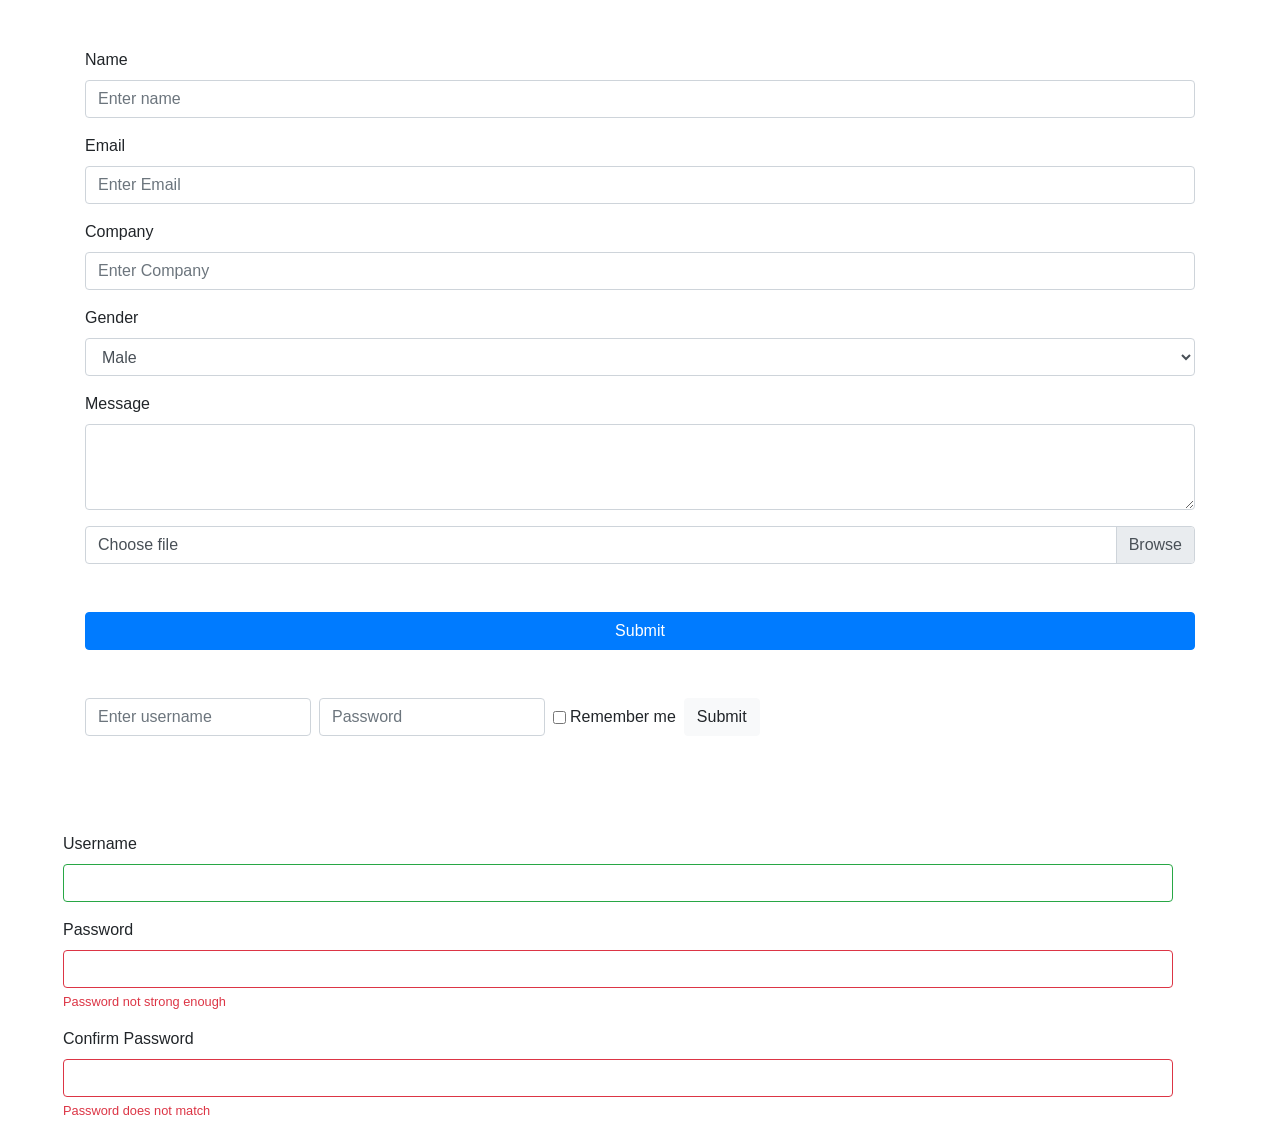
<file: phase 4/assited prj/AssistedPracticePrograms/forms.html>
<!DOCTYPE html>
<html lang="en">
  <head>
    <!-- Required meta tags -->
    <meta charset="utf-8" />
    <meta name="viewport" content="width=device-width, initial-scale=1" />
    <!-- Font-Awesome Icons Library -->
    <link
      rel="stylesheet"
      href="https://use.fontawesome.com/releases/v5.0.13/css/all.css"
      integrity="sha384-DNOHZ68U8hZfKXOrtjWvjxusGo9WQnrNx2sqG0tfsghAvtVlRW3tvkXWZh58N9jp"
      crossorigin="anonymous"
    />
    <!-- Bootstrap CSS-->
    <link
      rel="stylesheet"
      href="https://stackpath.bootstrapcdn.com/bootstrap/4.1.3/css/bootstrap.min.css"
      integrity="sha384-MCw98/SFnGE8fJT3GXwEOngsV7Zt27NXFoaoApmYm81iuXoPkFOJwJ8ERdknLPMO"
      crossorigin="anonymous"
    />

    <title>Hello, world!</title>
  </head>
  <body>
    <!-- <h1>Hello, world!</h1> -->
    <div class="container mt-5">
      <div>
        <div class="form-group">
          <label for="name">Name</label>
          <input
            class="form-control"
            type="text"
            id="name"
            placeholder="Enter name"
          />
        </div>
        <div class="form-group">
          <label for="email">Email</label>
          <input
            class="form-control"
            type="text"
            id="email"
            placeholder="Enter Email"
          />
        </div>
        <div class="form-group">
          <label for="company">Company</label>
          <input
            class="form-control"
            type="text"
            id="company"
            placeholder="Enter Company"
          />
        </div>
        <div class="form-group">
          <label for="gender">Gender</label>
          <select class="form-control" id="gender">
            <option>Male</option>
            <option>Female</option>
          </select>
        </div>
        <!-- TEXTAREA -->
        <div class="form-group">
          <label for="message">Message</label>
          <textarea class="form-control" id="message" rows="3"></textarea>
        </div>
        <!-- CUSTOM FILE INPUT -->
        <div class="custom-file">
          <input type="file" id="myfile" class="custom-file-input" />
          <label class="custom-file-label" for="myfile">Choose file</label>
        </div>
      </div>

      <br />
      <br />
      <button class="btn btn-primary btn-block" type="submit">Submit</button>
    </div>

    <div class="container my-5">
      <form class="form-inline">
        <input
          class="form-control mr-2"
          type="text"
          id="username"
          placeholder="Enter username"
        />
        <input
          class="form-control mr-2"
          type="text"
          id="password"
          placeholder="Password"
        />
        <div class="form-check">
          <label class="form-check-label mr-2">
            <input type="checkbox" class="form-check-input" /> Remember me
          </label>
        </div>
        <button class="btn btn-light" type="submit">Submit</button>
      </form>
    </div>
    <br />
    <br />
    <!-- VALIDATION -->
    <div class="container mx-5">
      <div class="form-group">
        <label for="username">Username</label>
        <input class="form-control is-valid" type="text" id="username" />
      </div>
      <div class="form-group">
        <label for="password">Password</label>
        <input class="form-control is-invalid" type="text" id="password" />
        <div class="invalid-feedback">Password not strong enough</div>
      </div>
      <div class="form-group">
        <label for="password2">Confirm Password</label>
        <input class="form-control is-invalid" type="text" id="password2" />
        <div class="invalid-feedback">Password does not match</div>
      </div>
    </div>

    <!-- jquery -->
    <script
      src="https://code.jquery.com/jquery-3.3.1.slim.min.js"
      integrity="sha384-q8i/X+965DzO0rT7abK41JStQIAqVgRVzpbzo5smXKp4YfRvH+8abtTE1Pi6jizo"
      crossorigin="anonymous"
    ></script>
    <!-- popper Bootstrap dropdown require Popper. js (https://popper.js.org) -->
    <script
      src="https://cdnjs.cloudflare.com/ajax/libs/popper.js/1.14.3/umd/popper.min.js"
      integrity="sha384-ZMP7rVo3mIykV+2+9J3UJ46jBk0WLaUAdn689aCwoqbBJiSnjAK/l8WvCWPIPm49"
      crossorigin="anonymous"
    ></script>
    <!-- bootstrap -->
    <script
      src="https://stackpath.bootstrapcdn.com/bootstrap/4.1.1/js/bootstrap.min.js"
      integrity="sha384-smHYKdLADwkXOn1EmN1qk/HfnUcbVRZyYmZ4qpPea6sjB/pTJ0euyQp0Mk8ck+5T"
      crossorigin="anonymous"
    ></script>
  </body>
</html>
</file>
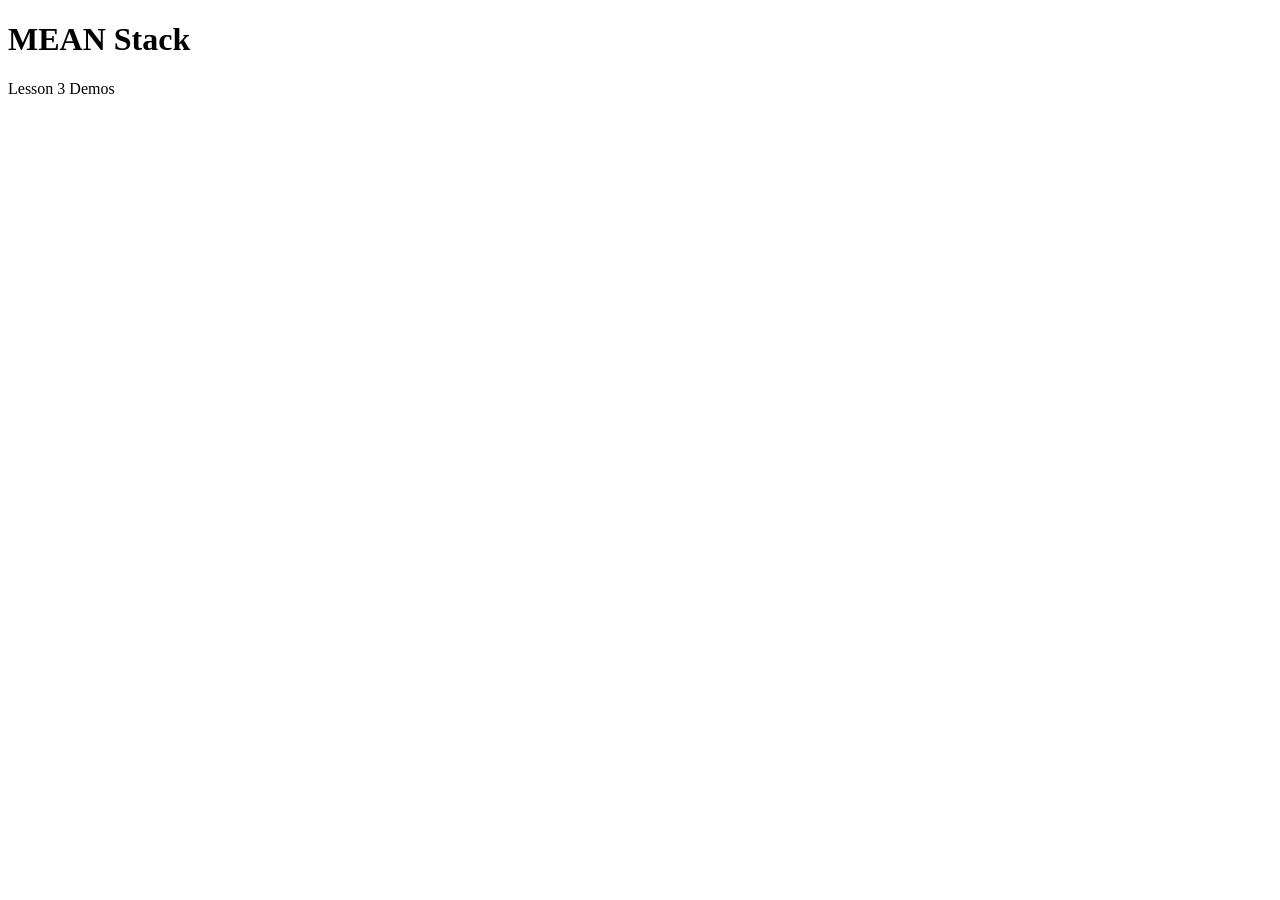
<file: phase 4/assited prj/AssistedPracticePrograms/functions.html>
<!DOCTYPE html>
<html lang="en">
<head>
    <meta charset="UTF-8">
    <meta http-equiv="X-UA-Compatible" content="IE=edge">
    <meta name="viewport" content="width=device-width, initial-scale=1.0">
    <title>Document</title>
</head>
<body>
    <h1>MEAN Stack</h1>
    <p> Lesson 3 Demos </p>

    <script src="functions.js"></script>

</body>
</html>
</file>
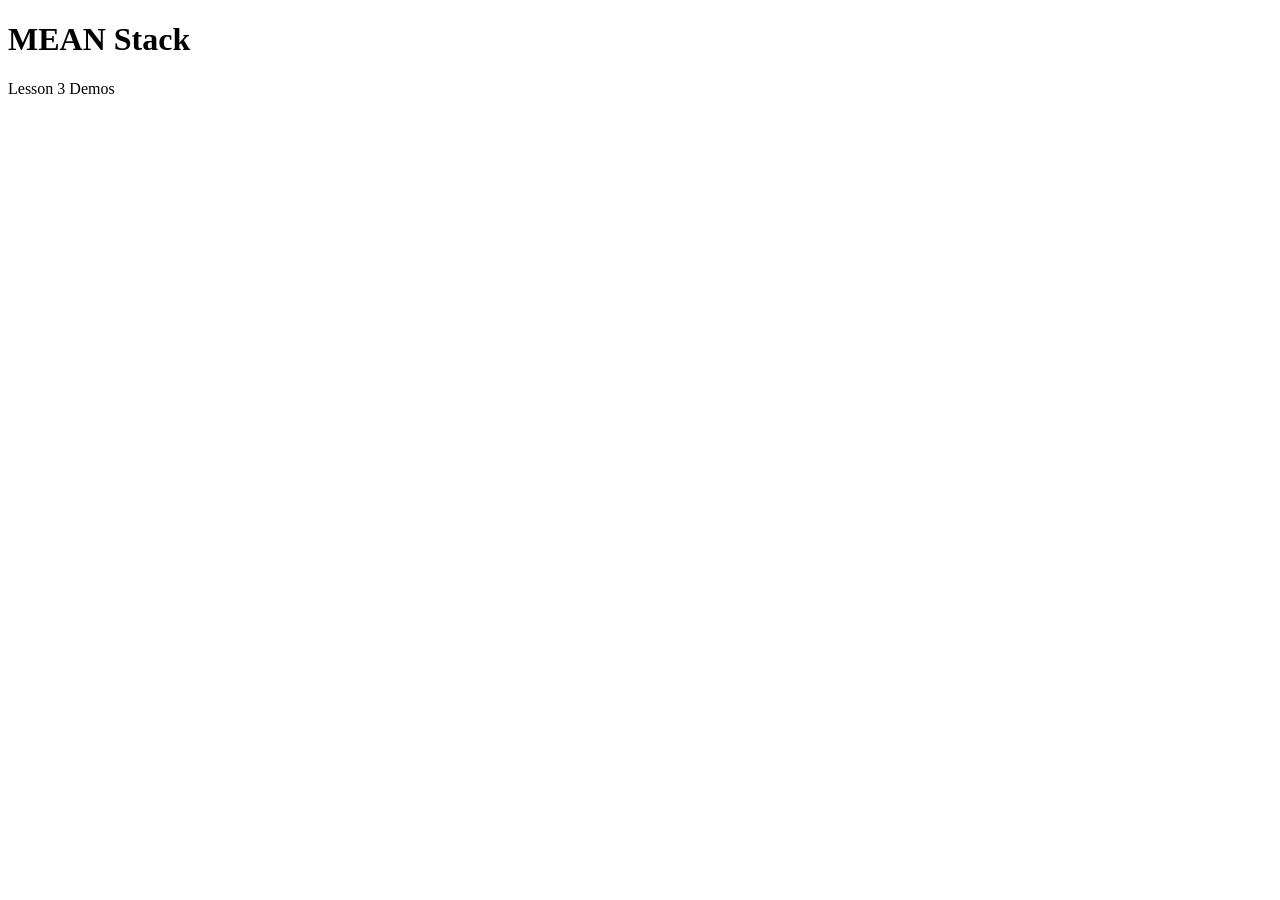
<file: phase 4/assited prj/AssistedPracticePrograms/functions_prototyping.html>
<!DOCTYPE html>
<html lang="en">
<head>
    <meta charset="UTF-8">
    <meta http-equiv="X-UA-Compatible" content="IE=edge">
    <meta name="viewport" content="width=device-width, initial-scale=1.0">
    <title>Document</title>
</head>
<body>
    <h1>MEAN Stack</h1>
    <p> Lesson 3 Demos </p>

    <script src="functions_prototyping.js"></script>

</body>
</html>
</file>
<file: phase 4/practice prj/budget-app-master/budget-app-master/style.css>
@font-face {
  font-family: "General";
  src: url("./font/Nunito-ExtraLight.ttf");
}
@font-face {
  font-family: "heading";
  src: url("./font/Nunito-Bold.ttf");
}
body {
  margin: 0;
  padding: 0;
  width: 100%;
  font-family: "General";
  height: 100vh;
  background-color: #f5f5f5;
}
.container {
  min-height: 80vh;
}
.header {
  height: 60px;
  width: 100%;
}
h1 {
  margin: 0;
  text-align: center;
  font-family: "heading";
  padding-top: 10px;
}
.budget-section {
  display: flex;
  justify-content: space-around;
  align-items: flex-start;
  width: 100%;
  min-height: 160px;
  font-weight: 900;
}
.budget-list {
  display: flex;
  justify-content: space-around;
  align-items: flex-start;
  width: 100%;
  height: 70px;
  font-size: 20px;
}
.exp-amount {
  color: #b80c09;
}
.amount {
  color: #317b22;
}
.col {
  width: 40%;
  text-align: center;
  text-transform: capitalize;
}
.col p {
  font-size: 40px;
  padding-top: 5px;
  margin: 0;
}
.toggle {
  position: fixed;
  right: 0;
  bottom: 18px;
}
.toggle button {
  border: none;
  border-radius: 600px;
  background: #04458f;
  padding: 14px 20px;
  color: #ffffff;
  font-size: 30px;
  margin: 10px 50px 0 0;
  cursor: pointer;
}
/* modal form */
.budget-form {
  width: 100%;
  min-height: 200px;
}
form {
  margin: 10px 0 20px 10px;
  min-height: 100px;
}
input {
  width: 60%;
  padding: 8px 0;
  border-radius: 6px;
  border: 1px solid gray;
  margin: 20px 0;
  padding-left: 5px;
  color: #495057;
}
.budget-list .exp p {
  color: #b80c09;
  font-size: 18px;
}
#displayExpenses {
  width: 100%;
  display: none;
}
.expValue {
  display: flex;
  justify-content: space-around;
  height: 40px;
  font-weight: 900;
  text-align: center;
}
#expTitleName {
  width: 40%;
}
#expValueAmount {
  width: 40%;
}
#edite_delete {
  width: 40%;
}
#edite_delete img {
  cursor: pointer;
}
#edite_delete button {
  margin-left: 1px;
  background: none;
  border: none;
}
.budget-form button {
  background: rgb(1, 83, 1);
  border: none;
  border-radius: 6px;
  color: #ffffff;
  padding: 10px 40px;
  cursor: pointer;
  text-transform: capitalize;
  font-size: 16px;
  font-weight: 400;
}
#bug {
  font-size: 14px;
  background: none;
  color: #04458f;
  margin: 0px 0px 15px 10px;
  text-align: justify;
  padding: 0;
}
#expense-form {
  width: 100%;
  display: none;
}
#editForm {
  display: none;
  width: 100%;
}
#editForm button {
  background: #b80c09;
  border: none;
  border-radius: 6px;
  color: #ffffff;
  padding: 10px 30px;
  cursor: pointer;
  text-transform: capitalize;
  font-size: 16px;
  font-weight: 400;
}
.expense-form button {
  background: #b80c09;
  border: none;
  border-radius: 6px;
  color: #ffffff;
  padding: 10px 30px;
  cursor: pointer;
  text-transform: capitalize;
  font-size: 16px;
  font-weight: 400;
}
/* The Modal (background) */
.modal {
  display: block;
  position: fixed;
  z-index: 1;
  left: 0;
  top: 0;
  width: 100%;
  height: 100%;
  overflow: auto;
  background-color: rgba(0, 0, 0, 0.4);
  animation-name: fadeIn;
  animation-duration: 0.4s;
  text-transform: capitalize;
  font-weight: 600;
}

/* Modal Content */
.modal-content {
  position: fixed;
  top: 20%;
  left: 25%;
  background-color: #fefefe;
  width: 50%;
  min-height: 40px;
  animation-name: slideIn;
  animation-duration: 0.4s;
}

/* The Close Button */
.close {
  color: white;
  float: right;
  font-size: 28px;
  font-weight: bold;
  cursor: pointer;
  color: #000;
}
.modal-header {
  padding: 2px 16px;
  border-bottom: 2px solid gray;
}
.modal-body {
  padding: 2px 16px;
}

/* Add Animation */
@keyframes slideIn {
  from {
    top: -300px;
    opacity: 0;
  }
  to {
    top: 0;
    opacity: 1;
  }
}

@keyframes fadeIn {
  from {
    opacity: 0;
  }
  to {
    opacity: 1;
  }
}
</file>
<file: phase 4/practice prj/Restaurant/Restaurant/css/style.css>
/*@import url('https://fonts.googleapis.com/css2?family=Quicksand:wght@300;400;500;600;700&family=Roboto:wght@100;300;400;500;700;900&display=swap');

*,
*:after,
*:before {
-webkit-box-sizing: border-box;
box-sizing: border-box;
margin: 0;
padding: 0;
}

:active,
:hover,
:focus {
    outline: 0 !important;
    outline-offset: 0;
}

a,
a:hover {
    text-decoration: none;
}

a:hover {
    color: var(--primary-color) !important;
}

ul,
ol {
    margin: 0;
    padding: 0;
}


/*===== Variable Define ====/
:root {
    --primary-color: #A82C48;
    --secondry-color: #43121d;
    --third-color: #f98169;
    --white-color:#fff;
    --text-color: rgb(44, 41, 41);
    --text-gray: rgb(109, 107, 107);
    --black-color: #000;
    --primary-font: 'Roboto', sans-serif;
    --secondry-font: 'Quicksand', sans-serif;
    ;
}

html{
    scroll-behavior: smooth;
}

body{
    font-family: var(--primary-font);
    font-size: 100%;
    font-weight: 400%;
}

/*
=======================================
    Custom Scrollbar
=======================================    
/

::-webkit-scrollbar {
    width: 0.625rem;
}
::-webkit-scrollbar-track {
    background: var(--white-color);
}

::-webkit-scrollbar-thumb {
    background: var(--primary-color);
}

/*
=======================================
    Custom CSS Design
=======================================    
/

h1 {
    font-size: 3rem;
    font-weight: 900;
    margin-bottom: 3rem;
    color: var(--secondry-color);
}

h2 {
    font-weight: 700;
    font-size: 2.25rem;
    text-transform: capitalize;
    font-family: var(--secondry-font);
    color: var(--secondry-color);
    line-height: 3rem;
}

h4 {
    color: var(--secondry-color);
    font-family: var(--secondry-font);
    text-transform: capitalize;
    font-size: 18px;
    font-weight: 800;
    margin-bottom: 0.5rem;
}

h5 {
    color: var(--primary-color);
    font-family: var(--secondry-font);
    text-transform: capitalize;
    font-size: 1rem;
    font-weight: 700;
    margin-bottom: 0.5rem;
}

p {
    color: var(--text-color);
    text-transform: capitalize;
    font-weight: 400;
    line-height: 1.75rem;
    letter-spacing: 1px;
   
}

.main-btn {
    display: inline-block;
    padding: 00.625rem 1.875rem;
    line-height: 1.5625rem;
    background-color: var(--primary-color);
    border: 0.1875rem solid var(--primary-color);
    color: var(--white-color);
    font-size: 0.9375rem;
    font-weight: 600;
    text-transform: capitalize;
    box-shadow: 0px 2px 10px -1px rgb(0 0 0 / 19%);
    -webkit-transition: all .4s ease-out 0s;
    -o-transition: all .4s ease-out 0s;
    -moz-transition: all .4s ease-out 0s;
    transition: all .4s ease-out 0s;
}

.white-btn {
    padding: 00.625rem 1.875rem;
    line-height: 25px;
    background-color: var(--white-color);
    border: 0.1875rem solid var(--white-color);
    color: var(--text-color);
    font-size: 0.9375rem;
    font-weight: 600;
    text-transform: capitalize;
    box-shadow: 0px 2px 10px -1px rgb(0 0 0 / 19%);
    -webkit-transition: all .4s ease-out 0s;
    -o-transition: all .4s ease-out 0s;
    -moz-transition: all .4s ease-out 0s;
    transition: all .4s ease-out 0s;
}

.main-btn:hover {
    background-color: transparent;
    color: var(--primary-color);
}

.white-btn:hover {
    background-color: transparent;
    color: var(--primary-color);
    border-color: var(--primary-color);
}

.wrapper {
    padding-top: 8.25rem;
    padding-bottom: 8.25rem;
}

.text-content {
    width: 70%;
    margin: auto;
}

.counter-section h2,
.testimonial-section h2,
.book-food-text h2{
    color: var(--white-color);
}

/*
================================
        Header Design
================================
/
.navigation-wrap {
    position: fixed;
    width: 100%;
    left: 0;
    z-index: 1000;
    -webkit-transition: all 0.3s ease-out;
    transition: all 0.3s ease-out;
}

.navigation-wrap.nav-item {
    padding: 0 0.625rem;
    transition: all 200ms linear;
}
.navbar.toggler:focus {
    outline: unset;
    border: unset;
    box-shadow: none;
}
.nav-link {
    font-size: 0.9375rem;
    font-weight: 600;
    text-transform: capitalize;
    color: var(--primary-color);
    letter-spacing: 1px;
}
.navigation-wrap ,.main-btn {
    padding: 0.3125rem 1.4375rem;
    box-shadow: none;
    margin-left: 0.625rem;
}

/* Change navbar styling on scroll /

.navigation-wrap.scroll-on {
    position: fixed;
    top: 0;
    left: 0;
    width: 100%;
    background: var(--white-color);
    box-shadow: 0 0.125rem 1.75rem 0 rgb(0,0,0,0.09);
    transition: all .15s ease-in-out 0s;
}



/*
================================
    top-banner Design
================================
/
.top-banner {
    width: 100%;
    background: url('../images/bg/img7.jpg') no-repeat center;
    background-size: cover;
    padding: 16.875rem 0 9.375rem;
}

/*
================================
    counter Design
================================
/
.counter-section {
    background-color: var(--primary-color);
    padding: 2.5rem 0;
}
.counter-section {
    color: var(--white-color);
    text-transform: uppercase;
}
*/


@import url('https://fonts.googleapis.com/css2?family=Quicksand:wght@300;400;500;600;700&family=Roboto:wght@100;300;400;500;700;900&display=swap');

*,
*:after,
*:before {
  -webkit-box-sizing: border-box;
  box-sizing: border-box;
  margin: 0;
  padding: 0;
}

:active,
:hover,
:focus {
  outline: 0 !important;
  outline-offset: 0;
}

a,
a:hover {
  text-decoration: none;
}

a:hover {
  color: var(--primary-color) !important;
}

ul,
ol {
  margin: 0;
  padding: 0;
}


/*===== Variable Define =====*/
:root {
  --primary-color: #A82C48;
  --secondry-color: #43121d;
  --third-color: #f98169;
  --white-color: #fff;
  --text-color: #555;
  --text-gray: #999;
  --black-color: #000;
  --primary-font: 'Roboto', sans-serif;
  --secondry-font: 'Quicksand', sans-serif;
}

html {
  scroll-behavior: smooth;
}

body {
  font-family: var(--primary-font);
  font-size: 100%;
  font-weight: 400;
}

/*
=========================================
    Custom Scrollbar
=========================================
*/ 

::-webkit-scrollbar {
  width: 0.625rem;
} 
::-webkit-scrollbar-track {
  background: var(--white-color); 
} 
::-webkit-scrollbar-thumb {
  background:var(--primary-color); 
} 

/*
==========================================
   Custom CSS Design
==========================================
*/

h1 {
  font-size: 3rem;
  font-weight: 900;
  margin-bottom: 3rem;
  color: var(--secondry-color);
}

h2 {
  font-weight: 700;
  font-size: 2.25rem;
  text-transform: capitalize;
  font-family: var(--secondry-font);
  color: var(--secondry-color);
  line-height: 3rem;

}

h4 {
  color: var(--secondry-color);
  font-family: var(--secondry-font);
  text-transform: capitalize;
  font-size: 18px;
  font-weight: 800;
  margin-bottom: 0.5rem;
}

h5 {
  color: var(--primary-color);
  text-transform: capitalize;
  font-family: var(--secondry-font);
  font-size: 1rem;
  font-weight: 700;
  margin-bottom: 0.5rem;
}

p {
  font-size: 1rem;
  color: var(--text-color);
  font-weight: 400;
  line-height: 1.75rem;
  letter-spacing: 1px;
}

.main-btn {
  display: inline-block;
  padding: 0.625rem 1.875rem;
  line-height: 1.5625rem;
  background-color: var(--primary-color);
  border: 0.1875rem solid var(--primary-color);
  color: var(--white-color);
  font-size: 0.9375rem;
  font-weight: 600;
  text-transform: capitalize;
  box-shadow: 0px 2px 10px -1px rgb(0 0 0 / 19%);
  -webkit-transition: all .4s ease-out 0s;
  -o-transition: all .4s ease-out 0s;
  -moz-transition: all .4s ease-out 0s;
  transition: all .4s ease-out 0s;
}

.white-btn {
  padding: 0.625rem 1.875rem;
  line-height: 25px;
  background-color: var(--white-color);
  border: 0.1875rem solid var(--white-color);
  color: var(--text-color);
  font-size: 0.9375rem;
  font-weight: 600;
  text-transform: capitalize;
  box-shadow: 0px 2px 10px -1px rgb(0 0 0 / 19%);
  -webkit-transition: all .4s ease-out 0s;
  -o-transition: all .4s ease-out 0s;
  -moz-transition: all .4s ease-out 0s;
  transition: all .4s ease-out 0s;
}

.main-btn:hover {
  background-color: transparent;
  color: var(--primary-color);
}

.white-btn:hover {
  background-color: transparent;
  color: var(--primary-color);
  border-color: var(--primary-color);
}

.wrapper {
  padding-top: 8.25rem;
  padding-bottom: 8.25rem;
}

.text-content {
  width: 70%;
  margin: auto;
}

.counter-section h2,
.testimonial-section h2,
.book-food-text h2 {
  color: var(--white-color);
}

/*
==========================================
   Header Design
==========================================
*/
.navigation-wrap{
  position:fixed;
  width:100%;
  left:0;
  z-index:1000;
  -webkit-transition:all 0.3s ease-out;
  transition:all 0.3s ease-out;
} 
.navigation-wrap .nav-item{
  padding:0 0.625rem;
  transition:all 200ms linear;
}
.navbar-toggler:focus{
  outline:unset;
  border:unset;
  box-shadow: none;
}
.nav-link{
  font-size:0.9375rem;
  font-weight: 600;
  text-transform: capitalize;
  color:var(--primary-color);
  letter-spacing: 1px;
}
.navigation-wrap .main-btn{
  padding:0.3125rem 1.4375rem;
  box-shadow: none;
  margin-left:0.625rem;
} 

/* Change navbar styling on scroll */

.navigation-wrap.scroll-on{
  position:fixed;
  top:0;
  left:0;
  width:100%;
  background:var(--white-color);
  box-shadow: 0 0.125rem 1.75rem 0 rgb(0,0,0,0.09);
  transition:all .15s ease-in-out 0s;
}
 


/*
==========================================
   top-banner Design
==========================================
*/
.top-banner{
  width:100%;
  background: url('../images/bg/img7.jpg') no-repeat center;
  background-size:cover;
  padding:16.875rem 0 9.375rem;
}

 

/*
==========================================
  counter Design
==========================================
*/
.counter-section{
  background-color: var(--primary-color);
  padding:2.5rem 0;
}
.counter-section p{
  color:var(--white-color);
  text-transform: uppercase;
}
 

/*
==========================================
 about section Design
==========================================
*/
.about-section{
  background: var(--white-color);
}
.about-section .card,
.about-section .card img{
  border-radius: 0.625rem;
}
.about-section .text-sec{
  padding-left:2rem;
}
 
/*
==========================================
 food type section Design
==========================================
*/
 .food-type{
   padding-top:3.25rem;
 }
.food-type ul li{
  font-size:1rem;
  color:var(--text-color);
  line-height: 32px;
  position:relative;
  margin-left: 30px;
}
.food-type ul li::before{
  position:absolute;
  left:-2.1875rem;
  color:var(--primary-color);
  font-size: 1.25rem;
  font-family: "Font Awesome 5 Free";
  content:'\f00c';
  display:inline-block;
  padding-right:3px;
  vertical-align:middle;
  font-weight: 900;
}
.story-section{
  width:100%;
  height:28.125rem;
  background: url('../images/bg/img5.jpg') no-repeat center;
  background-size: cover;
  padding-top:100px;
  text-align: center;
} 
.story-section h2{
  color:var(--primary-color);
}

/*
==========================================
 explore food section Design
==========================================
*/
.explore-food .card{
  border:none;
  background-color: transparent;
  border-radius: 0.9375rem;
}
.explore-food .card img{
  border-radius: 0.9375rem;
  object-fit: cover;
}
.explore-food .card span{
  display:block;
  font-size: 1.5rem;
  font-weight: 700;
  color:var(--primary-color);
  padding-bottom:1rem;
  border-bottom:0.0625rem solid #eee;
}
.explore-food .card span del{
  color:var(--text-gray);
  margin-left:0.5rem;
}

/*
==========================================
 testimonial section Design
==========================================
*/
.testimonial-section{
  background-color: var(--primary-color);
}
.testimonial-section .carousel-item{
  margin-top:3rem;
  padding:10rem 3.125rem;
  background-color:var(--white-color);
  border-radius: 0.9375rem;
  text-align: center;
} 
.testimonial-section .carousel-caption img{
  max-width:5rem;
  border-radius: 50%;
  padding:0.3125rem;
}

.testimonial-section .carousel-item .carousel-caption p{
  font-size: 1.3125rem;
  line-height: 2.0625rem;
  padding:0 11% 0.625rem;
}
.testimonial-section .carousel-indicators{
  bottom:-2.8125rem;
}
.testimonial-section .carousel-indicators button{
  width:15px;
  height:15px;
  outline:none;
  border-radius: 50%;
  border:none;
  margin-right:1rem;
  opacity:0.2;
}
.testimonial-section .carousel-indicators button.active{
  opacity:1;
}


/*
==========================================
FAQ section Design
==========================================
*/
.faq h4 span{
  color:var(--primary-color);
  font-size: 1.875rem;
  margin-right:0.3125rem;
} 
.book-food{
  width:100%;
  background:url('../images/bg/img6.jpg') no-repeat center;
  background-size: cover;
  background-attachment: fixed;
  background-position:0 71.9125px;
  padding:4.375rem 0
}

/* Form Control */
.newsletter{
  width:55%;
  margin:0 auto;
}
.newsletter .form-control{
  height:3.225rem;
  padding:0 1.25rem;
  font-size: 0.875rem; 
  width:100%;
  border:none;
  border-radius: 0;
  background:transparent;
  border:0.1875rem solid var(--text-gray);
  color:var(--black-color);
  font-weight: 700;
}
.newsletter .form-control:hover,
.newsletter .form-control:focus{
  outline:none;
  box-shadow: none;
  border-color:var(--primary-color);
}

/*
==========================================
footer section Design
==========================================
*/
.footer{
  background: var(--primary-color);
}
.footer .footer-link{
  font-size:1rem;
  color:var(--white-color);
  padding:0 1.875rem;
}
.footer .footer-link:hover{
  color:var(--white-color) !important;
}
.footer a i{
  font-size: 1.5rem;
  color:var(--white-color);
  padding:0 1rem;
}
</file>
<file: phase 4/practice prj/Restaurant/Restaurant/css/responsive-style.css>
/*@media (max-width:1024px) {
    
    /* about-section /


}

@media (max-width: 991px) {
    
    /* custom classes /
    .text-content{
        width: 100%;
    }

    /* navbar brand /
    .navigation-wrap .navbar-brand img{
        height: 3.8125rem;
    }
    .navigation-wrap{
        text-align: center;
        background-color: var(--white-color);
    }
    .navigation-wrap .nav-link{
        line-height: 1.875rem;
    }

    /* Banner Design /
    .top-banner{
        padding: 9.375rem 0 9.375rem;
    }

    /* carousel design /

}

@media (max-width: 767px) {
    
    /* custom css /
    h1{
        font-size: 2.5rem;
    }
    h2{
        font-size: 2rem;
        line-height: 2.0625rem;
    }

    /* top banner /
    .top-banner{
        padding: 10.875rem 0 9.375rem;
    }

    /* story section */


    /* carousel design */

    
    /* newsletter  */


    /* footer link /
}

@media (max-width: 330px) {

    /* carousel design /


}*/


/*===============
Responsive Design
=================*/
@media (max-width:1024px) {

    /* about section */
    
}

@media (max-width: 991px) {

    /*custom classes  */
    .text-content{
        width:100%;
    }
     

    /* navbar brand */
    .navigation-wrap .navbar-brand img{
        height:3.8125rem;
    }
    .navigation-wrap{
        text-align: center;
        background-color: var(--white-color);
    }
    .navigation-wrap .nav-link{
        line-height: 1.875rem;
    }
    /* Banner Design */
    .top-banner{
        padding:9.375rem 0 9.375rem;
    }

    /* carousel design */
    .testimonial-section .carousel-item .carousel-caption p{
        padding:0;
    }
     
}

@media (max-width: 767px) {

    /* custom css */
    h1{
        font-size:2.8rem;
    }
    h2{
        font-size:2rem;
        line-height: 2.0625rem;
    }
     

    /* top banner */
    .top-banner{
        padding:10.875rem 0 9.375rem;
    }
    

    /* story section */
    .story-section{
        height:auto;
        padding:3rem 0;
    }
    

    /* carousel design */
    .testimonial-section .carousel-item{
        padding:11rem 3.125rem;
    }

    /* newslettar */
    .newsletter{
        width:75%;
    }
    .newsletter .main-btn{
        width:100%;
        margin-top:1rem;
    }

    /* footer link */
    .footer .footer-link,
    .footer a i{
        padding:0 0.7rem;
    }
     
}

@media (max-width:330px) {

    /* carousel design */
    .testimonial-section .carousel-item{
        padding:13rem 3.125rem;
    }
     
}
</file>
